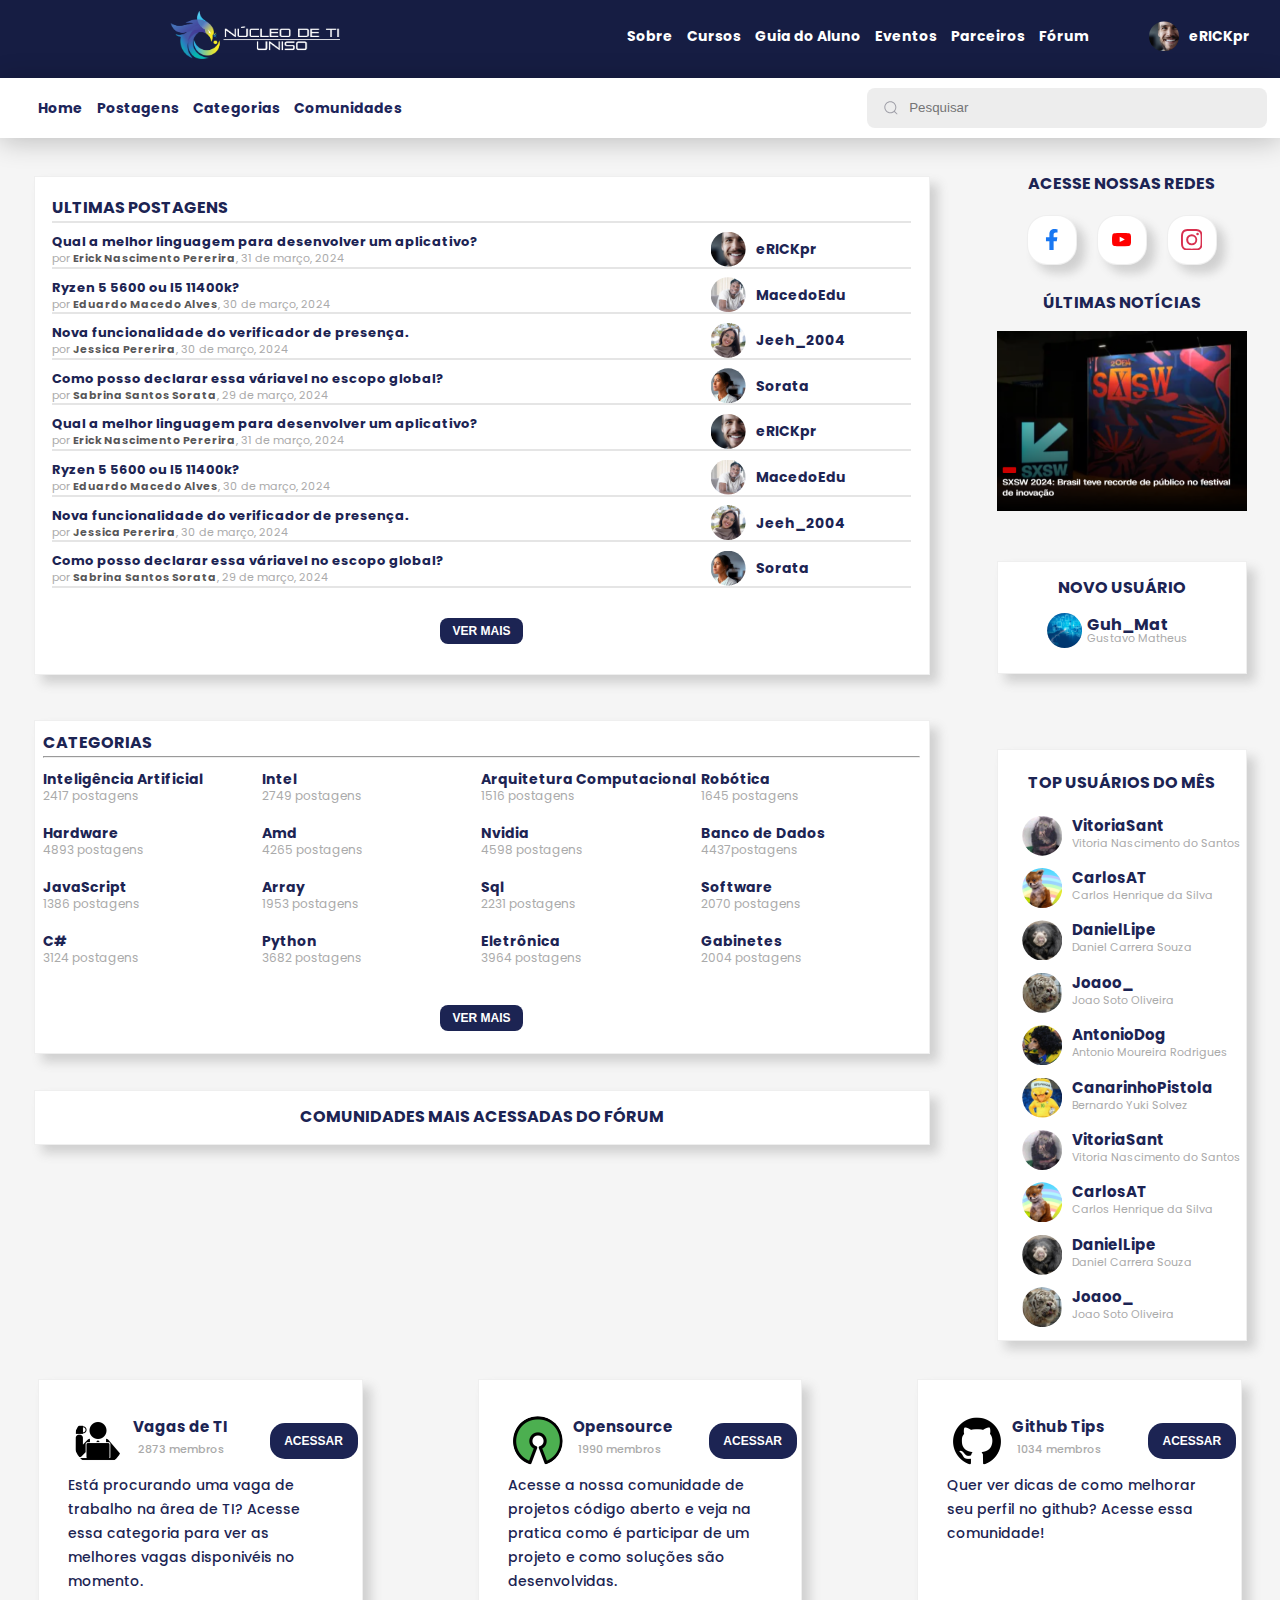
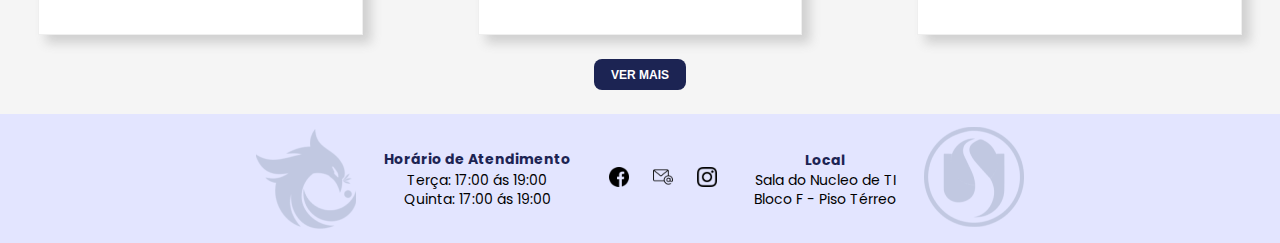
<file: html/homeScreen.html>
<!DOCTYPE html>
<html lang="pt-br">
<head>
    <meta charset="UTF-8">
    <meta name="viewport" content="width=device-width, initial-scale=1.0">
    <link rel="stylesheet" href="/css/globalCSS/reset.css">
    <link rel="stylesheet" href="/css/globalCSS/header.css">
    <link rel="stylesheet" href="/css/globalCSS/footer.css">
    <link rel="stylesheet" href="/css/loadingAnimation.css">
    <link rel="stylesheet" href="/css/main.css">
    <link rel="stylesheet" href="/css/socialMedia.css">

    <link rel="preconnect" href="https://fonts.googleapis.com">
    <link rel="preconnect" href="https://fonts.gstatic.com" crossorigin>
    <link href="https://fonts.googleapis.com/css2?family=Poppins:ital,wght@0,100;0,200;0,300;0,400;0,500;0,600;0,700;0,800;0,900;1,100;1,200;1,300;1,400;1,500;1,600;1,700;1,800;1,900&display=swap" rel="stylesheet">
    <link rel="preconnect" href="https://fonts.googleapis.com">
    <link rel="preconnect" href="https://fonts.gstatic.com" crossorigin>
    <link href="https://fonts.googleapis.com/css2?family=Roboto:ital,wght@0,100;0,300;0,400;0,500;0,700;0,900;1,100;1,300;1,400;1,500;1,700;1,900&display=swap" rel="stylesheet">

    <link rel="shortcut icon" href="/assets/logos/logoNucleo.png" type="image/x-icon">
    <title>Núcleo de TI</title>
</head>
<body>
    <header>
        <div id="header">
        <a href="/index.html"><img id="nucleo-img-nav" src="/assets/logos/logoNucleoCText.png" alt="logo do nucleo de T.I."></a>
            <div id="nav-list-home-screen">
                <div>
                    <ul id="nav-list">
                        <li><a href="#">Sobre</a></li>
                        <li><a href="#">Cursos</a></li>
                        <li><a href="#">Guia do Aluno</a></li>
                        <li><a href="#">Eventos</a></li>
                        <li><a href="#">Parceiros</a></li>
                        <li><a href="/html/homeScreenWithLoading.html">Fórum</a></li>
                    </ul>
                </div>
                <div id="user-profile-header">
                    <img src="/assets/fotosPerfis/erick.png" alt="">
                    <a href="/html/perfis/erick.html">eRICKpr</a>
                </div>
            </div>
        </div>

        <div id="sub-header">
            <ul id="sub-header-list">
            <li><a href="/html/homeScreen.html">Home</a></li>
            <li><a href="/html/morePostsScreen.html">Postagens</a></li>
            <li><a href="/html/moreCategoriesScreen.html">Categorias</a></li>
            <li><a href="/html/moreCommunitiesScreen.html">Comunidades</a></li>
            </ul>
            <div class="search-field">
                <svg class="icon" aria-hidden="true" viewBox="0 0 24 24"><g><path d="M21.53 20.47l-3.66-3.66C19.195 15.24 20 13.214 20 11c0-4.97-4.03-9-9-9s-9 4.03-9 9 4.03 9 9 9c2.215 0 4.24-.804 5.808-2.13l3.66 3.66c.147.146.34.22.53.22s.385-.073.53-.22c.295-.293.295-.767.002-1.06zM3.5 11c0-4.135 3.365-7.5 7.5-7.5s7.5 3.365 7.5 7.5-3.365 7.5-7.5 7.5-7.5-3.365-7.5-7.5z"></path></g></svg>
                <input placeholder="Pesquisar" type="search" class="input">
            </div>
        </div>
    </header>

    <main>
        <div id="container">
            <div id="left-block">
                <section id="last-posts">
                    <h1>Ultimas Postagens</h1>
                    <hr size="2" color="#e5e5e5">
                    <div id="example-post">
                        <div id="post">
                            <div class="text-block">
                                <div>  
                                    <div class="post-title">
                                        <div class="test">
                                        <a href="/html/postagens/postErick.html">Qual a melhor linguagem para desenvolver um aplicativo?</a>
                                        </div>
                                        <div id="popup">
                                            <div id="popup-post-erick">
                                                <div class="nav-title">
                                                    <span id="nav-post">Post</span>
                                                    <span id="nav-comment-btn" class="for-active">Melhor Resposta</span>
                                                </div>
                                                <div class="content-popup">
                                                    <div class="popup-perfil">
                                                        <img src="/assets/fotosPerfis/erick.png" alt="">
                                                        <div class="popup-perfil-title">
                                                            <a href="/html/perfis/erick.html"><h4 >eRICKpr</h4></a>
                                                            <span>31 de março, 2024</span>
                                                        </div>
                                                    </div>
                                                    <h5>Qual a melhor linguagem para desenvolver um aplicativo desktop?</h5>
                                                    <p>Estou entrando no mundo do desenvolvimento de aplicativos e gostaria de saber qual a melhor linguagem para desenvolver, quero desenvolver um aplicativo para todos os celulares android e ios.
                                                        se tiverem dicas sobre materias para estudo por favor compartilhem comigo neste post</p>
                                                </div>
                                            </div>
                                            <div id="popup-comment-erick">
                                                <div class="nav-title">
                                                    <span id="nav-post-btn"class="for-active">Post</span>
                                                    <span id="nav-comment">Melhor Resposta</span>
                                                </div>
                                                <div class="content-popup">
                                                    <div class="popup-perfil">
                                                        <img src="/assets/fotosPerfis/sorata.png" alt="">
                                                        <div class="popup-perfil-title">
                                                            <h4>Sorata</h4>
                                                            <span>31 de março, 2024</span>
                                                        </div>
                                                    </div>
                                                    <p>Estou entrando no mundo do desenvolvimento de aplicativos e gostaria de saber qual a melhor linguagem para desenvolver, quero desenvolver um aplicativo para todos os celulares android e ios.
                                                        se tiverem dicas sobre materias para estudo por favor compartilhem comigo neste post</p>
                                                </div>
                                            </div>
                                        </div>
                                    </div>
                                </div>
                                <span class="data-text">por <a href="#" class="authors-name">Erick Nascimento Pererira</a>, 31 de março, 2024</span>
                            </div>       
                            <div class="post-perfil-field">
                                <div class="perfil-title">
                                    <img src="/assets/fotosPerfis/erick.png" alt="foto de perfil do usuário Erick">
                                    <a href="/html/perfis/erick.html"><h3>eRICKpr</h3></a>
                                </div>
                                <div id="popup-perfil">
                                    <div class="popup-perfil-header">
                                        <img src="/assets/fotosPerfis/erick.png" alt="">
                                        <div class="popup-perfil-header-txt">
                                            <a href="/html/perfis/erick.html" class="title">eRICKpr</a>
                                            <span class="data-text">membro desde 18 de abril, 2021</span>
                                        </div>
                                    </div>
                                    <span class="text-block">Lorem ipsum auctor netus nullam adipiscing etiam vehicula etiam massa interdum cursus, himenaeos faucibus proin donec per at auctor mi aenean placerat, turpis nostra eleifend nam congue lacinia elementum donec velit gravida.</span>
                                </div>
                            </div>
                        </div>
                        <hr size="2" color="#e5e5e5">
                    </div>
                    <div id="example-post">
                        <div id="post">
                            <div class="text-block">
                                <div>  
                                    <div class="post-title">
                                        <div class="test">
                                        <a href="#">Ryzen 5 5600 ou I5 11400k?</a>
                                        </div>
                                        <div id="popup">
                                            <div id="popup-post-macedoedu">
                                                <div class="nav-title">
                                                    <span id="nav-post">Post</span>
                                                    <span id="nav-comment-btn-macedoedu" class="for-active">Melhor Resposta</span>
                                                </div>
                                                <div class="content-popup">
                                                    <div class="popup-perfil">
                                                        <img src="/assets/fotosPerfis/macedo.png" alt="">
                                                        <div class="popup-perfil-title">
                                                            <h4>MacedoEdu</h4>
                                                            <span>30 de março, 2024</span>
                                                        </div>
                                                    </div>
                                                    <h5>Ryzen 5 5600 ou I5 11400k?</h5>
                                                    <p>Estou entrando no mundo do desenvolvimento de aplicativos e gostaria de saber qual a melhor linguagem para desenvolver, quero desenvolver um aplicativo para todos os celulares android e ios.
                                                        se tiverem dicas sobre materias para estudo por favor compartilhem comigo neste post</p>
                                                </div>
                                            </div>
                                            <div id="popup-comment-macedoedu">
                                                <div class="nav-title">
                                                    <span id="nav-post-btn-macedoedu"class="for-active">Post</span>
                                                    <span id="nav-comment">Melhor Resposta</span>
                                                </div>
                                                <div class="content-popup">
                                                    <div class="popup-perfil">
                                                        <img src="/assets/fotosPerfis/sorata.png" alt="">
                                                        <div class="popup-perfil-title">
                                                            <h4>Sorata</h4>
                                                            <span>31 de março, 2024</span>
                                                        </div>
                                                    </div>
                                                    <p>Estou entrando no mundo do desenvolvimento de aplicativos e gostaria de saber qual a melhor linguagem para desenvolver, quero desenvolver um aplicativo para todos os celulares android e ios.
                                                        se tiverem dicas sobre materias para estudo por favor compartilhem comigo neste post</p>
                                                </div>
                                            </div>
                                        </div>
                                    </div>
                                </div>
                                <span class="data-text">por <a href="#" class="authors-name">Eduardo Macedo Alves</a>, 30 de março, 2024</span>
                            </div>       
                            <div class="post-perfil-field">
                                <div class="perfil-title">
                                    <img src="/assets/fotosPerfis/macedo.png" alt="foto de perfil do usuário Erick">
                                    <h3>MacedoEdu</h3>
                                </div>
                                <div id="popup-perfil">
                                    <div class="popup-perfil-header">
                                        <img src="/assets/fotosPerfis/macedo.png" alt="">
                                        <div class="popup-perfil-header-txt">
                                            <a href="#" class="title">MacedoEdu</a>
                                            <span class="data-text">membro desde 18 de abril, 2021</span>
                                        </div>
                                    </div>
                                    <span class="text-block">Lorem ipsum auctor netus nullam adipiscing etiam vehicula etiam massa interdum cursus, himenaeos faucibus proin donec per at auctor mi aenean placerat, turpis nostra eleifend nam congue lacinia elementum donec velit gravida.</span>
                                </div>
                            </div>
                        </div>
                        <hr size="2" color="#e5e5e5">
                    </div>
                    <div id="example-post">
                        <div id="post">
                            <div class="text-block">
                                <div>  
                                    <div class="post-title">
                                        <div class="test">
                                        <a href="#">Nova funcionalidade do verificador de presença.</a>
                                        </div>
                                        <div id="popup">
                                            <div id="popup-post-jeeh">
                                                <div class="nav-title">
                                                    <span id="nav-post">Post</span>
                                                    <span id="nav-comment-btn-jeeh" class="for-active">Melhor Resposta</span>
                                                </div>
                                                <div class="content-popup">
                                                    <div class="popup-perfil">
                                                        <img src="/assets/fotosPerfis/jeeh.png" alt="">
                                                        <div class="popup-perfil-title">
                                                            <h4>Jeeh_2004</h4>
                                                            <span>31 de março, 2024</span>
                                                        </div>
                                                    </div>
                                                    <h5>Nova funcionalidade do verificador de presença.</h5>
                                                    <p>Estou entrando no mundo do desenvolvimento de aplicativos e gostaria de saber qual a melhor linguagem para desenvolver, quero desenvolver um aplicativo para todos os celulares android e ios.
                                                        se tiverem dicas sobre materias para estudo por favor compartilhem comigo neste post</p>
                                                </div>
                                            </div>
                                            <div id="popup-comment-jeeh">
                                                <div class="nav-title">
                                                    <span id="nav-post-btn-jeeh"class="for-active">Post</span>
                                                    <span id="nav-comment">Melhor Resposta</span>
                                                </div>
                                                <div class="content-popup">
                                                    <div class="popup-perfil">
                                                        <img src="/assets/fotosPerfis/sorata.png" alt="">
                                                        <div class="popup-perfil-title">
                                                            <h4>Sorata</h4>
                                                            <span>31 de março, 2024</span>
                                                        </div>
                                                    </div>
                                                    <p>Estou entrando no mundo do desenvolvimento de aplicativos e gostaria de saber qual a melhor linguagem para desenvolver, quero desenvolver um aplicativo para todos os celulares android e ios.
                                                        se tiverem dicas sobre materias para estudo por favor compartilhem comigo neste post</p>
                                                </div>
                                            </div>
                                        </div>
                                    </div>
                                </div>
                                <span class="data-text">por <a href="#" class="authors-name">Jessica Pererira</a>, 30 de março, 2024</span>
                            </div>       
                            <div class="post-perfil-field">
                                <div class="perfil-title">
                                    <img src="/assets/fotosPerfis/jeeh.png" alt="foto de perfil do usuário Erick">
                                    <h3>Jeeh_2004</h3>
                                </div>
                                <div id="popup-perfil">
                                    <div class="popup-perfil-header">
                                        <img src="/assets/fotosPerfis/jeeh.png" alt="">
                                        <div class="popup-perfil-header-txt">
                                            <a href="#" class="title">Jeeh_2004</a>
                                            <span class="data-text">membro desde 18 de abril, 2021</span>
                                        </div>
                                    </div>
                                    <span class="text-block">Lorem ipsum auctor netus nullam adipiscing etiam vehicula etiam massa interdum cursus, himenaeos faucibus proin donec per at auctor mi aenean placerat, turpis nostra eleifend nam congue lacinia elementum donec velit gravida.</span>
                                </div>
                            </div>
                        </div>
                        <hr size="2" color="#e5e5e5">
                    </div>
                    <div id="example-post">
                        <div id="post">
                            <div class="text-block">
                                <div>  
                                    <div class="post-title">
                                        <div class="test">
                                        <a href="#">Como posso declarar essa  váriavel no escopo global?</a>
                                        </div>
                                        <div id="popup">
                                            <div id="popup-post-sorata">
                                                <div class="nav-title">
                                                    <span id="nav-post">Post</span>
                                                    <span id="nav-comment-btn-sorata" class="for-active">Melhor Resposta</span>
                                                </div>
                                                <div class="content-popup">
                                                    <div class="popup-perfil">
                                                        <img src="/assets/fotosPerfis/sorata.png" alt="">
                                                        <div class="popup-perfil-title">
                                                            <h4>Sorata</h4>
                                                            <span>30 de março, 2024</span>
                                                        </div>
                                                    </div>
                                                    <h5>Como posso declarar essa  váriavel no escopo global?</h5>
                                                    <p>Estou entrando no mundo do desenvolvimento de aplicativos e gostaria de saber qual a melhor linguagem para desenvolver, quero desenvolver um aplicativo para todos os celulares android e ios.
                                                        se tiverem dicas sobre materias para estudo por favor compartilhem comigo neste post</p>
                                                </div>
                                            </div>
                                            <div id="popup-comment-sorata">
                                                <div class="nav-title">
                                                    <span id="nav-post-btn-sorata"class="for-active">Post</span>
                                                    <span id="nav-comment">Melhor Resposta</span>
                                                </div>
                                                <div class="content-popup">
                                                    <div class="popup-perfil">
                                                        <img src="/assets/fotosPerfis/canarinho.png" alt="">
                                                        <div class="popup-perfil-title">
                                                            <h4>CanarinhoPistola</h4>
                                                            <span>29 de março, 2024</span>
                                                        </div>
                                                    </div>
                                                    <p>Estou entrando no mundo do desenvolvimento de aplicativos e gostaria de saber qual a melhor linguagem para desenvolver, quero desenvolver um aplicativo para todos os celulares android e ios.
                                                        se tiverem dicas sobre materias para estudo por favor compartilhem comigo neste post</p>
                                                </div>
                                            </div>
                                        </div>
                                    </div>
                                </div>
                                <span class="data-text">por <a href="#" class="authors-name">Sabrina Santos Sorata</a>, 29 de março, 2024</span>
                            </div>       
                            <div class="post-perfil-field">
                                <div class="perfil-title">
                                    <img src="/assets/fotosPerfis/sorata.png" alt="foto de perfil do usuário Erick">
                                    <h3>Sorata</h3>
                                </div>
                                <div id="popup-perfil">
                                    <div class="popup-perfil-header">
                                        <img src="/assets/fotosPerfis/sorata.png" alt="">
                                        <div class="popup-perfil-header-txt">
                                            <a href="#" class="title">Sorata</a>
                                            <span class="data-text">membro desde 18 de abril, 2021</span>
                                        </div>
                                    </div>
                                    <span class="text-block">Lorem ipsum auctor netus nullam adipiscing etiam vehicula etiam massa interdum cursus, himenaeos faucibus proin donec per at auctor mi aenean placerat, turpis nostra eleifend nam congue lacinia elementum donec velit gravida.</span>
                                </div>
                            </div>
                        </div>
                        <hr size="2" color="#e5e5e5">
                    </div>
                    <div id="example-post">
                        <div id="post">
                            <div class="text-block">
                                <div>  
                                    <div class="post-title">
                                        <div class="test">
                                        <a href="/html/postagens/postErick.html">Qual a melhor linguagem para desenvolver um aplicativo?</a>
                                        </div>
                                        <div id="popup">
                                            <div id="popup-post-erick-2">
                                                <div class="nav-title">
                                                    <span id="nav-post">Post</span>
                                                    <span id="nav-comment-btn-2" class="for-active">Melhor Resposta</span>
                                                </div>
                                                <div class="content-popup">
                                                    <div class="popup-perfil">
                                                        <img src="/assets/fotosPerfis/erick.png" alt="">
                                                        <div class="popup-perfil-title">
                                                            <a href="/html/perfis/erick.html"><h4>eRICKpr</h4></a>
                                                            <span>31 de março, 2024</span>
                                                        </div>
                                                    </div>
                                                    <h5>Qual a melhor linguagem para desenvolver um aplicativo desktop?</h5>
                                                    <p>Estou entrando no mundo do desenvolvimento de aplicativos e gostaria de saber qual a melhor linguagem para desenvolver, quero desenvolver um aplicativo para todos os celulares android e ios.
                                                        se tiverem dicas sobre materias para estudo por favor compartilhem comigo neste post</p>
                                                </div>
                                            </div>
                                            <div id="popup-comment-erick-2">
                                                <div class="nav-title">
                                                    <span id="nav-post-btn-2"class="for-active">Post</span>
                                                    <span id="nav-comment">Melhor Resposta</span>
                                                </div>
                                                <div class="content-popup">
                                                    <div class="popup-perfil">
                                                        <img src="/assets/fotosPerfis/sorata.png" alt="">
                                                        <div class="popup-perfil-title">
                                                            <h4>Sorata</h4>
                                                            <span>31 de março, 2024</span>
                                                        </div>
                                                    </div>
                                                    <p>Estou entrando no mundo do desenvolvimento de aplicativos e gostaria de saber qual a melhor linguagem para desenvolver, quero desenvolver um aplicativo para todos os celulares android e ios.
                                                        se tiverem dicas sobre materias para estudo por favor compartilhem comigo neste post</p>
                                                </div>
                                            </div>
                                        </div>
                                    </div>
                                </div>
                                <span class="data-text">por <a href="#" class="authors-name">Erick Nascimento Pererira</a>, 31 de março, 2024</span>
                            </div>       
                            <div class="post-perfil-field">
                                <div class="perfil-title">
                                    <img src="/assets/fotosPerfis/erick.png" alt="foto de perfil do usuário Erick">
                                    <a href="/html/perfis/erick.html"><h3>eRICKpr</h3></a>
                                </div>
                                <div id="popup-perfil">
                                    <div class="popup-perfil-header">
                                        <img src="/assets/fotosPerfis/erick.png" alt="">
                                        <div class="popup-perfil-header-txt">
                                            <a href="/html/perfis/erick.html" class="title">eRICKpr</a>
                                            <span class="data-text">membro desde 18 de abril, 2021</span>
                                        </div>
                                    </div>
                                    <span class="text-block">Lorem ipsum auctor netus nullam adipiscing etiam vehicula etiam massa interdum cursus, himenaeos faucibus proin donec per at auctor mi aenean placerat, turpis nostra eleifend nam congue lacinia elementum donec velit gravida.</span>
                                </div>
                            </div>
                        </div>
                        <hr size="2" color="#e5e5e5">
                    </div>
                    <div id="example-post">
                        <div id="post">
                            <div class="text-block">
                                <div>  
                                    <div class="post-title">
                                        <div class="test">
                                        <a href="#">Ryzen 5 5600 ou I5 11400k?</a>
                                        </div>
                                        <div id="popup">
                                            <div id="popup-post-macedoedu-2">
                                                <div class="nav-title">
                                                    <span id="nav-post">Post</span>
                                                    <span id="nav-comment-btn-macedoedu-2" class="for-active">Melhor Resposta</span>
                                                </div>
                                                <div class="content-popup">
                                                    <div class="popup-perfil">
                                                        <img src="/assets/fotosPerfis/macedo.png" alt="">
                                                        <div class="popup-perfil-title">
                                                            <h4>MacedoEdu</h4>
                                                            <span>30 de março, 2024</span>
                                                        </div>
                                                    </div>
                                                    <h5>Ryzen 5 5600 ou I5 11400k?</h5>
                                                    <p>Estou entrando no mundo do desenvolvimento de aplicativos e gostaria de saber qual a melhor linguagem para desenvolver, quero desenvolver um aplicativo para todos os celulares android e ios.
                                                        se tiverem dicas sobre materias para estudo por favor compartilhem comigo neste post</p>
                                                </div>
                                            </div>
                                            <div id="popup-comment-macedoedu-2">
                                                <div class="nav-title">
                                                    <span id="nav-post-btn-macedoedu-2"class="for-active">Post</span>
                                                    <span id="nav-comment">Melhor Resposta</span>
                                                </div>
                                                <div class="content-popup">
                                                    <div class="popup-perfil">
                                                        <img src="/assets/fotosPerfis/sorata.png" alt="">
                                                        <div class="popup-perfil-title">
                                                            <h4>Sorata</h4>
                                                            <span>31 de março, 2024</span>
                                                        </div>
                                                    </div>
                                                    <p>Estou entrando no mundo do desenvolvimento de aplicativos e gostaria de saber qual a melhor linguagem para desenvolver, quero desenvolver um aplicativo para todos os celulares android e ios.
                                                        se tiverem dicas sobre materias para estudo por favor compartilhem comigo neste post</p>
                                                </div>
                                            </div>
                                        </div>
                                    </div>
                                </div>
                                <span class="data-text">por <a href="#" class="authors-name">Eduardo Macedo Alves</a>, 30 de março, 2024</span>
                            </div>       
                            <div class="post-perfil-field">
                                <div class="perfil-title">
                                    <img src="/assets/fotosPerfis/macedo.png" alt="foto de perfil do usuário Erick">
                                    <h3>MacedoEdu</h3>
                                </div>
                                <div id="popup-perfil">
                                    <div class="popup-perfil-header">
                                        <img src="/assets/fotosPerfis/macedo.png" alt="">
                                        <div class="popup-perfil-header-txt">
                                            <a href="#" class="title">MacedoEdu</a>
                                            <span class="data-text">membro desde 18 de abril, 2021</span>
                                        </div>
                                    </div>
                                    <span class="text-block">Lorem ipsum auctor netus nullam adipiscing etiam vehicula etiam massa interdum cursus, himenaeos faucibus proin donec per at auctor mi aenean placerat, turpis nostra eleifend nam congue lacinia elementum donec velit gravida.</span>
                                </div>
                            </div>
                        </div>
                        <hr size="2" color="#e5e5e5">
                    </div>
                    <div id="example-post">
                        <div id="post">
                            <div class="text-block">
                                <div>  
                                    <div class="post-title">
                                        <div class="test">
                                        <a href="#">Nova funcionalidade do verificador de presença.</a>
                                        </div>
                                        <div id="popup">
                                            <div id="popup-post-jeeh-2">
                                                <div class="nav-title">
                                                    <span id="nav-post">Post</span>
                                                    <span id="nav-comment-btn-jeeh-2" class="for-active">Melhor Resposta</span>
                                                </div>
                                                <div class="content-popup">
                                                    <div class="popup-perfil">
                                                        <img src="/assets/fotosPerfis/jeeh.png" alt="">
                                                        <div class="popup-perfil-title">
                                                            <h4>Jeeh_2004</h4>
                                                            <span>31 de março, 2024</span>
                                                        </div>
                                                    </div>
                                                    <h5>Nova funcionalidade do verificador de presença.</h5>
                                                    <p>Estou entrando no mundo do desenvolvimento de aplicativos e gostaria de saber qual a melhor linguagem para desenvolver, quero desenvolver um aplicativo para todos os celulares android e ios.
                                                        se tiverem dicas sobre materias para estudo por favor compartilhem comigo neste post</p>
                                                </div>
                                            </div>
                                            <div id="popup-comment-jeeh-2">
                                                <div class="nav-title">
                                                    <span id="nav-post-btn-jeeh-2"class="for-active">Post</span>
                                                    <span id="nav-comment">Melhor Resposta</span>
                                                </div>
                                                <div class="content-popup">
                                                    <div class="popup-perfil">
                                                        <img src="/assets/fotosPerfis/sorata.png" alt="">
                                                        <div class="popup-perfil-title">
                                                            <h4>Sorata</h4>
                                                            <span>31 de março, 2024</span>
                                                        </div>
                                                    </div>
                                                    <p>Estou entrando no mundo do desenvolvimento de aplicativos e gostaria de saber qual a melhor linguagem para desenvolver, quero desenvolver um aplicativo para todos os celulares android e ios.
                                                        se tiverem dicas sobre materias para estudo por favor compartilhem comigo neste post</p>
                                                </div>
                                            </div>
                                        </div>
                                    </div>
                                </div>
                                <span class="data-text">por <a href="#" class="authors-name">Jessica Pererira</a>, 30 de março, 2024</span>
                            </div>       
                            <div class="post-perfil-field">
                                <div class="perfil-title">
                                    <img src="/assets/fotosPerfis/jeeh.png" alt="foto de perfil do usuário Erick">
                                    <h3>Jeeh_2004</h3>
                                </div>
                                <div id="popup-perfil">
                                    <div class="popup-perfil-header">
                                        <img src="/assets/fotosPerfis/jeeh.png" alt="">
                                        <div class="popup-perfil-header-txt">
                                            <a href="#" class="title">Jeeh_2004</a>
                                            <span class="data-text">membro desde 18 de abril, 2021</span>
                                        </div>
                                    </div>
                                    <span class="text-block">Lorem ipsum auctor netus nullam adipiscing etiam vehicula etiam massa interdum cursus, himenaeos faucibus proin donec per at auctor mi aenean placerat, turpis nostra eleifend nam congue lacinia elementum donec velit gravida.</span>
                                </div>
                            </div>
                        </div>
                        <hr size="2" color="#e5e5e5">
                    </div>
                    <div id="example-post">
                        <div id="post">
                            <div class="text-block">
                                <div>  
                                    <div class="post-title">
                                        <div class="test">
                                        <a href="#">Como posso declarar essa  váriavel no escopo global?</a>
                                        </div>
                                        <div id="popup">
                                            <div id="popup-post-sorata-2">
                                                <div class="nav-title">
                                                    <span id="nav-post">Post</span>
                                                    <span id="nav-comment-btn-sorata-2" class="for-active">Melhor Resposta</span>
                                                </div>
                                                <div class="content-popup">
                                                    <div class="popup-perfil">
                                                        <img src="/assets/fotosPerfis/sorata.png" alt="">
                                                        <div class="popup-perfil-title">
                                                            <h4>Sorata</h4>
                                                            <span>30 de março, 2024</span>
                                                        </div>
                                                    </div>
                                                    <h5>Como posso declarar essa  váriavel no escopo global?</h5>
                                                    <p>Estou entrando no mundo do desenvolvimento de aplicativos e gostaria de saber qual a melhor linguagem para desenvolver, quero desenvolver um aplicativo para todos os celulares android e ios.
                                                        se tiverem dicas sobre materias para estudo por favor compartilhem comigo neste post</p>
                                                </div>
                                            </div>
                                            <div id="popup-comment-sorata-2">
                                                <div class="nav-title">
                                                    <span id="nav-post-btn-sorata-2"class="for-active">Post</span>
                                                    <span id="nav-comment">Melhor Resposta</span>
                                                </div>
                                                <div class="content-popup">
                                                    <div class="popup-perfil">
                                                        <img src="/assets/fotosPerfis/canarinho.png" alt="">
                                                        <div class="popup-perfil-title">
                                                            <h4>CanarinhoPistola</h4>
                                                            <span>29 de março, 2024</span>
                                                        </div>
                                                    </div>
                                                    <p>Estou entrando no mundo do desenvolvimento de aplicativos e gostaria de saber qual a melhor linguagem para desenvolver, quero desenvolver um aplicativo para todos os celulares android e ios.
                                                        se tiverem dicas sobre materias para estudo por favor compartilhem comigo neste post</p>
                                                </div>
                                            </div>
                                        </div>
                                    </div>
                                </div>
                                <span class="data-text">por <a href="#" class="authors-name">Sabrina Santos Sorata</a>, 29 de março, 2024</span>
                            </div>       
                            <div class="post-perfil-field">
                                <div class="perfil-title">
                                    <img src="/assets/fotosPerfis/sorata.png" alt="foto de perfil do usuário Erick">
                                    <h3>Sorata</h3>
                                </div>
                                <div id="popup-perfil">
                                    <div class="popup-perfil-header">
                                        <img src="/assets/fotosPerfis/sorata.png" alt="">
                                        <div class="popup-perfil-header-txt">
                                            <a href="#" class="title">Sorata</a>
                                            <span class="data-text">membro desde 18 de abril, 2021</span>
                                        </div>
                                    </div>
                                    <span class="text-block">Lorem ipsum auctor netus nullam adipiscing etiam vehicula etiam massa interdum cursus, himenaeos faucibus proin donec per at auctor mi aenean placerat, turpis nostra eleifend nam congue lacinia elementum donec velit gravida.</span>
                                </div>
                            </div>
                        </div>
                        <hr size="2" color="#e5e5e5">
                    </div>
                    <div class="button-more">
                        <a href="/html/morePostsScreen.html"><button class="view-more-button">Ver Mais</button></a>
                    </div>
                </section>

            <section id="categories">
                <h1>Categorias</h1>
                <hr>
                <div class="text-content">
                    <div class="block">
                        <div class="text-block">
                            <h2>Inteligência Artificial</h2>
                            <p>2417 postagens</p>
                        </div>
                        <div class="text-block">
                            <h2>Hardware</h2>
                            <p>4893 postagens</p>
                        </div>
                        <div class="text-block">
                            <h2>JavaScript</h2>
                            <p>1386 postagens</p>
                        </div>
                        <div class="text-block">
                            <h2>C#</h2>
                            <p>3124 postagens</p>
                        </div>
                    </div>

                    <div class="block">
                        <div class="text-block">
                            <h2>Intel</h2>
                            <p>2749 postagens</p>
                        </div>
                        <div class="text-block">
                            <h2>Amd</h2>
                            <p>4265 postagens</p>
                        </div>
                        <div class="text-block">
                            <h2>Array</h2>
                            <p>1953 postagens</p>
                        </div>
                        <div class="text-block">
                            <h2>Python</h2>
                            <p>3682 postagens</p>
                        </div>
                    </div>

                    <div class="block">
                        <div class="text-block">
                            <h2>Arquitetura Computacional</h2>
                            <p>1516 postagens</p>
                        </div>
                        <div class="text-block">
                            <h2>Nvidia</h2>
                            <p>4598 postagens</p>
                        </div>
                        <div class="text-block">
                            <h2>Sql</h2>
                            <p>2231 postagens</p>
                        </div>
                        <div class="text-block">
                            <h2>Eletrônica</h2>
                            <p>3964 postagens</p>
                        </div>
                    </div>

                    <div class="block">
                        <div class="text-block">
                            <h2>Robótica</h2>
                            <p>1645 postagens</p>
                        </div>
                        <div class="text-block">
                            <h2>Banco de Dados</h2>
                            <p>4437postagens</p>
                        </div>
                        <div class="text-block">
                            <h2>Software</h2>
                            <p>2070 postagens</p>
                        </div>
                        <div class="text-block">
                            <h2>Gabinetes</h2>
                            <p>2004 postagens</p>
                        </div>
                    </div>
                </div>
                <div class="button-more">
                    <a href="/html/moreCategoriesScreen.html"><button class="view-more-button">Ver Mais</button></a>
                </div>
            </section>

            <div class="communities-title">
                <h1>Comunidades mais acessadas do fórum</h1>
            </div>

            </div>

            <div id="right-block">
                <section id="social-medias">
                    <h1>Acesse nossas Redes</h1>
                    <ul class="wrapper">
                        <li class="icon facebook">
                          <span class="tooltip">Facebook</span>
                          <svg
                            viewBox="0 0 320 512"
                            height="1.2em"
                            fill="currentColor"
                            xmlns="http://www.w3.org/2000/svg"
                          >
                            <path
                              d="M279.14 288l14.22-92.66h-88.91v-60.13c0-25.35 12.42-50.06 52.24-50.06h40.42V6.26S260.43 0 225.36 0c-73.22 0-121.08 44.38-121.08 124.72v70.62H22.89V288h81.39v224h100.17V288z"
                            ></path>
                          </svg>
                        </li>
                        <li class="icon twitter">
                          <span class="tooltip">Youtube</span>
                          <svg height="1.2rem" viewBox="0 -3 20 20" version="1.1" xmlns="http://www.w3.org/2000/svg" xmlns:xlink="http://www.w3.org/1999/xlink">
    
                            <title>youtube [#168]</title>
                            <desc>Created with Sketch.</desc>
                            <defs>
                        
                        </defs>
                            <g id="Page-1" stroke="none" stroke-width="1" fill="none" fill-rule="evenodd">
                                <g id="Dribbble-Light-Preview" transform="translate(-300.000000, -7442.000000)" fill="currentColor">
                                    <g id="icons" transform="translate(56.000000, 160.000000)">
                                        <path d="M251.988432,7291.58588 L251.988432,7285.97425 C253.980638,7286.91168 255.523602,7287.8172 257.348463,7288.79353 C255.843351,7289.62824 253.980638,7290.56468 251.988432,7291.58588 M263.090998,7283.18289 C262.747343,7282.73013 262.161634,7282.37809 261.538073,7282.26141 C259.705243,7281.91336 248.270974,7281.91237 246.439141,7282.26141 C245.939097,7282.35515 245.493839,7282.58153 245.111335,7282.93357 C243.49964,7284.42947 244.004664,7292.45151 244.393145,7293.75096 C244.556505,7294.31342 244.767679,7294.71931 245.033639,7294.98558 C245.376298,7295.33761 245.845463,7295.57995 246.384355,7295.68865 C247.893451,7296.0008 255.668037,7296.17532 261.506198,7295.73552 C262.044094,7295.64178 262.520231,7295.39147 262.895762,7295.02447 C264.385932,7293.53455 264.28433,7285.06174 263.090998,7283.18289" id="youtube-[#168]">
                        
                        </path>
                                    </g>
                                </g>
                            </g>
                        </svg>
                        </li>
                        <li class="icon instagram">
                          <span class="tooltip">Instagram</span>
                          <svg
                            xmlns="http://www.w3.org/2000/svg"
                            height="1.2em"
                            fill="currentColor"
                            class="bi bi-instagram"
                            viewBox="0 0 16 16"
                          >
                            <path
                              d="M8 0C5.829 0 5.556.01 4.703.048 3.85.088 3.269.222 2.76.42a3.917 3.917 0 0 0-1.417.923A3.927 3.927 0 0 0 .42 2.76C.222 3.268.087 3.85.048 4.7.01 5.555 0 5.827 0 8.001c0 2.172.01 2.444.048 3.297.04.852.174 1.433.372 1.942.205.526.478.972.923 1.417.444.445.89.719 1.416.923.51.198 1.09.333 1.942.372C5.555 15.99 5.827 16 8 16s2.444-.01 3.298-.048c.851-.04 1.434-.174 1.943-.372a3.916 3.916 0 0 0 1.416-.923c.445-.445.718-.891.923-1.417.197-.509.332-1.09.372-1.942C15.99 10.445 16 10.173 16 8s-.01-2.445-.048-3.299c-.04-.851-.175-1.433-.372-1.941a3.926 3.926 0 0 0-.923-1.417A3.911 3.911 0 0 0 13.24.42c-.51-.198-1.092-.333-1.943-.372C10.443.01 10.172 0 7.998 0h.003zm-.717 1.442h.718c2.136 0 2.389.007 3.232.046.78.035 1.204.166 1.486.275.373.145.64.319.92.599.28.28.453.546.598.92.11.281.24.705.275 1.485.039.843.047 1.096.047 3.231s-.008 2.389-.047 3.232c-.035.78-.166 1.203-.275 1.485a2.47 2.47 0 0 1-.599.919c-.28.28-.546.453-.92.598-.28.11-.704.24-1.485.276-.843.038-1.096.047-3.232.047s-2.39-.009-3.233-.047c-.78-.036-1.203-.166-1.485-.276a2.478 2.478 0 0 1-.92-.598 2.48 2.48 0 0 1-.6-.92c-.109-.281-.24-.705-.275-1.485-.038-.843-.046-1.096-.046-3.233 0-2.136.008-2.388.046-3.231.036-.78.166-1.204.276-1.486.145-.373.319-.64.599-.92.28-.28.546-.453.92-.598.282-.11.705-.24 1.485-.276.738-.034 1.024-.044 2.515-.045v.002zm4.988 1.328a.96.96 0 1 0 0 1.92.96.96 0 0 0 0-1.92zm-4.27 1.122a4.109 4.109 0 1 0 0 8.217 4.109 4.109 0 0 0 0-8.217zm0 1.441a2.667 2.667 0 1 1 0 5.334 2.667 2.667 0 0 1 0-5.334z"
                            ></path>
                          </svg>
                        </li>
                      </ul>
                </section>

                <section id="last-notice">
                    <h1>Últimas Notícias</h1>
                    <img src="/assets/lastNotice.png" alt="">
                </section>

                <section id="new-user">
                        <h1>Novo Usuário</h1>
                        <div id="content-new-user">
                            <div class="new-user-profile">
                                <div class="new-user-content">
                                    <img src="/assets/fotosPerfis/gustavo.png" alt="">
                                    <div class="text-block">
                                        <h2>Guh_Mat</h2>
                                        <p>Gustavo Matheus</p>
                                    </div>
                                </div>
                                <div id="popup-perfil-new-user">
                                        <div class="popup-perfil-header">
                                            <img src="/assets/fotosPerfis/gustavo.png" alt="">
                                            <div class="popup-perfil-header-txt">
                                                <a href="#" class="title">Guh_Mat</a>
                                                <span class="data-text">membro desde 18 de abril, 2021</span>
                                            </div>
                                        </div>
                                        <span class="text-block">Lorem ipsum auctor netus nullam adipiscing etiam vehicula etiam massa interdum cursus, himenaeos faucibus proin donec per at auctor mi aenean placerat, turpis nostra eleifend nam congue lacinia elementum donec velit gravida.</span>
                                </div>
                            </div>
                        </div>
                </section>

                <section id="top-users">
                    <h1>Top usuários do mês</h1>
                    <ul>
                        <li>
                            <img src="/assets/fotosPerfis/vitoria.png" alt="">
                            <div id="content-top-user">
                                <div class="top-users-txt">
                                    <h2>VitoriaSant</h2> 
                                    <p>Vitoria Nascimento do Santos</p>                          
                                </div>
                                <div id="top-users-popup-vitoria">
                                    <div class="top-users-popup-header">
                                        <img src="/assets/fotosPerfis/vitoria.png" alt="">
                                        <div class="top-users-popup-header-txt">
                                            <a href="#" class="title">VitoriaSant</a>
                                            <span class="data-text">membro desde 18 de abril, 2021</span>
                                        </div>
                                    </div>
                                    <span class="text-block">Lorem ipsum auctor netus nullam adipiscing etiam vehicula etiam massa interdum cursus, himenaeos faucibus proin donec per at auctor mi aenean placerat, turpis nostra eleifend nam congue lacinia elementum donec velit gravida.</span>
                                </div>
                            </div>                       
                        </li>
                        <li>
                            <img src="/assets/fotosPerfis/carlos.png" alt="">
                            <div id="content-top-user">
                                <div class="top-users-txt">
                                    <h2>CarlosAT</h2>
                                    <p>Carlos Henrique da Silva</p>        
                                </div>
                                <div id="top-users-popup-carlos">
                                    <div class="top-users-popup-header">
                                        <img src="/assets/fotosPerfis/carlos.png" alt="">
                                        <div class="top-users-popup-header-txt">
                                            <a href="#" class="title">CarlosAT</a>
                                            <span class="data-text">membro desde 18 de abril, 2021</span>
                                        </div>
                                    </div>
                                    <span class="text-block">Lorem ipsum auctor netus nullam adipiscing etiam vehicula etiam massa interdum cursus, himenaeos faucibus proin donec per at auctor mi aenean placerat, turpis nostra eleifend nam congue lacinia elementum donec velit gravida.</span>
                                </div>
                            </div>
                        </li>
                        <li>
                            <img src="/assets/fotosPerfis/daniel.png" alt="">
                            <div id="content-top-user">
                                <div class="top-users-txt">
                                    <h2>DanielLipe</h2>
                                    <p>Daniel Carrera Souza</p>   
                                </div>
                                <div id="top-users-popup-daniel">
                                    <div class="top-users-popup-header">
                                        <img src="/assets/fotosPerfis/daniel.png" alt="">
                                        <div class="top-users-popup-header-txt">
                                            <a href="#" class="title">DanielLipe</a>
                                            <span class="data-text">membro desde 18 de abril, 2021</span>
                                        </div>
                                    </div>
                                    <span class="text-block">Lorem ipsum auctor netus nullam adipiscing etiam vehicula etiam massa interdum cursus, himenaeos faucibus proin donec per at auctor mi aenean placerat, turpis nostra eleifend nam congue lacinia elementum donec velit gravida.</span>
                                </div>
                            </div>
                        </li>
                        <li>
                            <img src="/assets/fotosPerfis/joaoo.png" alt="">
                            <div id="content-top-user">
                                <div class="top-users-txt">
                                    <h2>Joaoo_</h2>
                                    <p>Joao Soto Oliveira</p>   
                                </div>
                                <div id="top-users-popup-joao">
                                    <div class="top-users-popup-header">
                                        <img src="/assets/fotosPerfis/joaoo.png" alt="">
                                        <div class="top-users-popup-header-txt">
                                            <a href="#" class="title">Joaoo_</a>
                                            <span class="data-text">membro desde 18 de abril, 2021</span>
                                        </div>
                                    </div>
                                    <span class="text-block">Lorem ipsum auctor netus nullam adipiscing etiam vehicula etiam massa interdum cursus, himenaeos faucibus proin donec per at auctor mi aenean placerat, turpis nostra eleifend nam congue lacinia elementum donec velit gravida.</span>
                                </div>
                            </div>
                        </li>
                        <li>
                            <img src="/assets/fotosPerfis/antonio.png" alt="">
                            <div id="content-top-user">
                                <div class="top-users-txt">
                                    <h2>AntonioDog</h2>
                                    <p>Antonio Moureira Rodrigues</p>
                                </div>
                                <div id="top-users-popup-antonio">
                                    <div class="top-users-popup-header">
                                        <img src="/assets/fotosPerfis/antonio.png" alt="">
                                        <div class="top-users-popup-header-txt">
                                            <a href="#" class="title">AntonioDog</a>
                                            <span class="data-text">membro desde 18 de abril, 2021</span>
                                        </div>
                                    </div>
                                    <span class="text-block">Lorem ipsum auctor netus nullam adipiscing etiam vehicula etiam massa interdum cursus, himenaeos faucibus proin donec per at auctor mi aenean placerat, turpis nostra eleifend nam congue lacinia elementum donec velit gravida.</span>
                                </div>
                            </div>
                        </li>
                        <li>
                            <img src="/assets/fotosPerfis/canarinho.png" alt="">
                            <div id="content-top-user">
                                <div class="top-users-txt">
                                    <h2>CanarinhoPistola</h2>
                                    <p>Bernardo Yuki Solvez</p>
                                </div>
                                <div id="top-users-popup-canarinho">
                                    <div class="top-users-popup-header">
                                        <img src="/assets/fotosPerfis/canarinho.png" alt="">
                                        <div class="top-users-popup-header-txt">
                                            <a href="#" class="title">CanarinhoPistola</a>
                                            <span class="data-text">membro desde 18 de abril, 2021</span>
                                        </div>
                                    </div>
                                    <span class="text-block">Lorem ipsum auctor netus nullam adipiscing etiam vehicula etiam massa interdum cursus, himenaeos faucibus proin donec per at auctor mi aenean placerat, turpis nostra eleifend nam congue lacinia elementum donec velit gravida.</span>
                                </div>
                            </div>
                        </li>
                        <li>
                            <img src="/assets/fotosPerfis/vitoria.png" alt="">
                            <div id="content-top-user">
                                <div class="top-users-txt">
                                    <h2>VitoriaSant</h2> 
                                    <p>Vitoria Nascimento do Santos</p>                          
                                </div>
                                <div id="top-users-popup-vitoria-2">
                                    <div class="top-users-popup-header">
                                        <img src="/assets/fotosPerfis/vitoria.png" alt="">
                                        <div class="top-users-popup-header-txt">
                                            <a href="#" class="title">VitoriaSant</a>
                                            <span class="data-text">membro desde 18 de abril, 2021</span>
                                        </div>
                                    </div>
                                    <span class="text-block">Lorem ipsum auctor netus nullam adipiscing etiam vehicula etiam massa interdum cursus, himenaeos faucibus proin donec per at auctor mi aenean placerat, turpis nostra eleifend nam congue lacinia elementum donec velit gravida.</span>
                                </div>
                            </div>                       
                        </li>
                        <li>
                            <img src="/assets/fotosPerfis/carlos.png" alt="">
                            <div id="content-top-user">
                                <div class="top-users-txt">
                                    <h2>CarlosAT</h2>
                                    <p>Carlos Henrique da Silva</p>        
                                </div>
                                <div id="top-users-popup-carlos-2">
                                    <div class="top-users-popup-header">
                                        <img src="/assets/fotosPerfis/carlos.png" alt="">
                                        <div class="top-users-popup-header-txt">
                                            <a href="#" class="title">CarlosAT</a>
                                            <span class="data-text">membro desde 18 de abril, 2021</span>
                                        </div>
                                    </div>
                                    <span class="text-block">Lorem ipsum auctor netus nullam adipiscing etiam vehicula etiam massa interdum cursus, himenaeos faucibus proin donec per at auctor mi aenean placerat, turpis nostra eleifend nam congue lacinia elementum donec velit gravida.</span>
                                </div>
                            </div>
                        </li>
                        <li>
                            <img src="/assets/fotosPerfis/daniel.png" alt="">
                            <div id="content-top-user">
                                <div class="top-users-txt">
                                    <h2>DanielLipe</h2>
                                    <p>Daniel Carrera Souza</p>   
                                </div>
                                <div id="top-users-popup-daniel-2">
                                    <div class="top-users-popup-header">
                                        <img src="/assets/fotosPerfis/daniel.png" alt="">
                                        <div class="top-users-popup-header-txt">
                                            <a href="#" class="title">DanielLipe</a>
                                            <span class="data-text">membro desde 18 de abril, 2021</span>
                                        </div>
                                    </div>
                                    <span class="text-block">Lorem ipsum auctor netus nullam adipiscing etiam vehicula etiam massa interdum cursus, himenaeos faucibus proin donec per at auctor mi aenean placerat, turpis nostra eleifend nam congue lacinia elementum donec velit gravida.</span>
                                </div>
                            </div>
                        </li>
                        <li>
                            <img src="/assets/fotosPerfis/joaoo.png" alt="">
                            <div id="content-top-user">
                                <div class="top-users-txt">
                                    <h2>Joaoo_</h2>
                                    <p>Joao Soto Oliveira</p>   
                                </div>
                                <div id="top-users-popup-joao-2">
                                    <div class="top-users-popup-header">
                                        <img src="/assets/fotosPerfis/joaoo.png" alt="">
                                        <div class="top-users-popup-header-txt">
                                            <a href="#" class="title">Joaoo_</a>
                                            <span class="data-text">membro desde 18 de abril, 2021</span>
                                        </div>
                                    </div>
                                    <span class="text-block">Lorem ipsum auctor netus nullam adipiscing etiam vehicula etiam massa interdum cursus, himenaeos faucibus proin donec per at auctor mi aenean placerat, turpis nostra eleifend nam congue lacinia elementum donec velit gravida.</span>
                                </div>
                            </div>
                        </li>
                    </ul>
                </section>
            </div>
        </div>
        <section id="communities">
            <div class="cards">
                <div class="card-1">
                    <div class="communities-header">
                        <div class="communities-title">
                            <img src="/assets/fotosComunidades/job.png" alt="">
                            <div>
                                <h2>Vagas de TI</h2>
                                <p>2873 membros</p>
                            </div>
                        </div>
                        <div>
                        <button class="acces-button">Acessar</button>
                        </div>
                    </div>
                    <p>Está procurando uma vaga de trabalho na ârea de TI? Acesse essa categoria para ver as melhores vagas disponivéis no momento.</p>
                </div>
                <div class="card-2">
                    <div class="communities-header">
                        <div class="communities-title">
                            <img src="/assets/fotosComunidades/opensource.png" alt="">
                            <div>
                                <h2>Opensource</h2>
                                <p>1990 membros</p>
                            </div>
                        </div>
                        <div>
                            <button class="acces-button">Acessar</button>
                        </div>
                    </div>
                    <p>Acesse a nossa comunidade de projetos código aberto e veja na pratica como é participar de um projeto e como soluções são desenvolvidas.</p>
                </div>
                <div class="card-3">
                    <div class="communities-header">
                        <div class="communities-title">
                            <img src="/assets/fotosComunidades/github.png" alt="">
                            <div>
                                <h2>Github Tips</h2>
                                <p>1034 membros</p>
                            </div>
                        </div>
                        <div>
                            <button class="acces-button">Acessar</button>
                        </div>
                    </div>
                    <p>Quer ver dicas de como melhorar seu perfil no github? Acesse essa comunidade!</p>
                </div>
            </div>
            <div class="container-button">
                <a href="/html/moreCommunitiesScreen.html"><button class="view-more-button">Ver Mais</button></a>
            </div>
        </section>
    </main>

    <footer>
        <div class="footer-container">
        <img id="logo-nucleo" src="/assets/logos/LogoNucleoPurple.png" alt="logo do nucleo de TI">
        <div class="text-block">
            <h2>Horário de Atendimento</h2>
            <p>Terça: 17:00 ás 19:00</p>
            <p>Quinta: 17:00 ás 19:00</p>
        </div>

        <div class="social-media-footer">
            <img src="/assets/icons/facebookIcon.png" alt="icone do facebook">
            <img src="/assets/icons/emailIcon.png" alt="icone do email">
            <img src="/assets/icons/instagramIcon.png" alt="icone do instagram">
        </div>

        <div class="text-block">
            <h2>Local</h2>
            <p>Sala do Nucleo de TI</p>
            <p>Bloco F - Piso Térreo</p>
        </div>

        <div>
            <img  id="logo-uniso" src="/assets/logos/logoUnisoIconPurple.png" alt=" logo da uniso">
        </div>
        </div>
    </footer>
    

    <script src="/js/navDivs.js"></script>
    <script>trocarDivs('nav-comment-btn','popup-post-erick','popup-comment-erick')</script>
    <script>trocarDivs('nav-post-btn','popup-comment-erick','popup-post-erick')</script>
    <script>trocarDivs('nav-comment-btn-2','popup-post-erick-2','popup-comment-erick-2')</script>
    <script>trocarDivs('nav-post-btn-2','popup-comment-erick-2','popup-post-erick-2')</script>
    

    <script>trocarDivs('nav-comment-btn-macedoedu','popup-post-macedoedu','popup-comment-macedoedu')</script>
    <script>trocarDivs('nav-post-btn-macedoedu','popup-comment-macedoedu','popup-post-macedoedu')</script>
    <script>trocarDivs('nav-comment-btn-macedoedu-2','popup-post-macedoedu-2','popup-comment-macedoedu-2')</script>
    <script>trocarDivs('nav-post-btn-macedoedu-2','popup-comment-macedoedu-2','popup-post-macedoedu-2')</script>
    

    <script>trocarDivs('nav-comment-btn-jeeh','popup-post-jeeh','popup-comment-jeeh')</script>
    <script>trocarDivs('nav-post-btn-jeeh','popup-comment-jeeh','popup-post-jeeh')</script>
    <script>trocarDivs('nav-comment-btn-jeeh-2','popup-post-jeeh-2','popup-comment-jeeh-2')</script>
    <script>trocarDivs('nav-post-btn-jeeh-2','popup-comment-jeeh-2','popup-post-jeeh-2')</script>
    

    <script>trocarDivs('nav-comment-btn-sorata','popup-post-sorata','popup-comment-sorata')</script>
    <script>trocarDivs('nav-post-btn-sorata','popup-comment-sorata','popup-post-sorata')</script>
    <script>trocarDivs('nav-comment-btn-sorata-2','popup-post-sorata-2','popup-comment-sorata-2')</script>
    <script>trocarDivs('nav-post-btn-sorata-2','popup-comment-sorata-2','popup-post-sorata-2')</script>
    
</body>
</html>
</file>
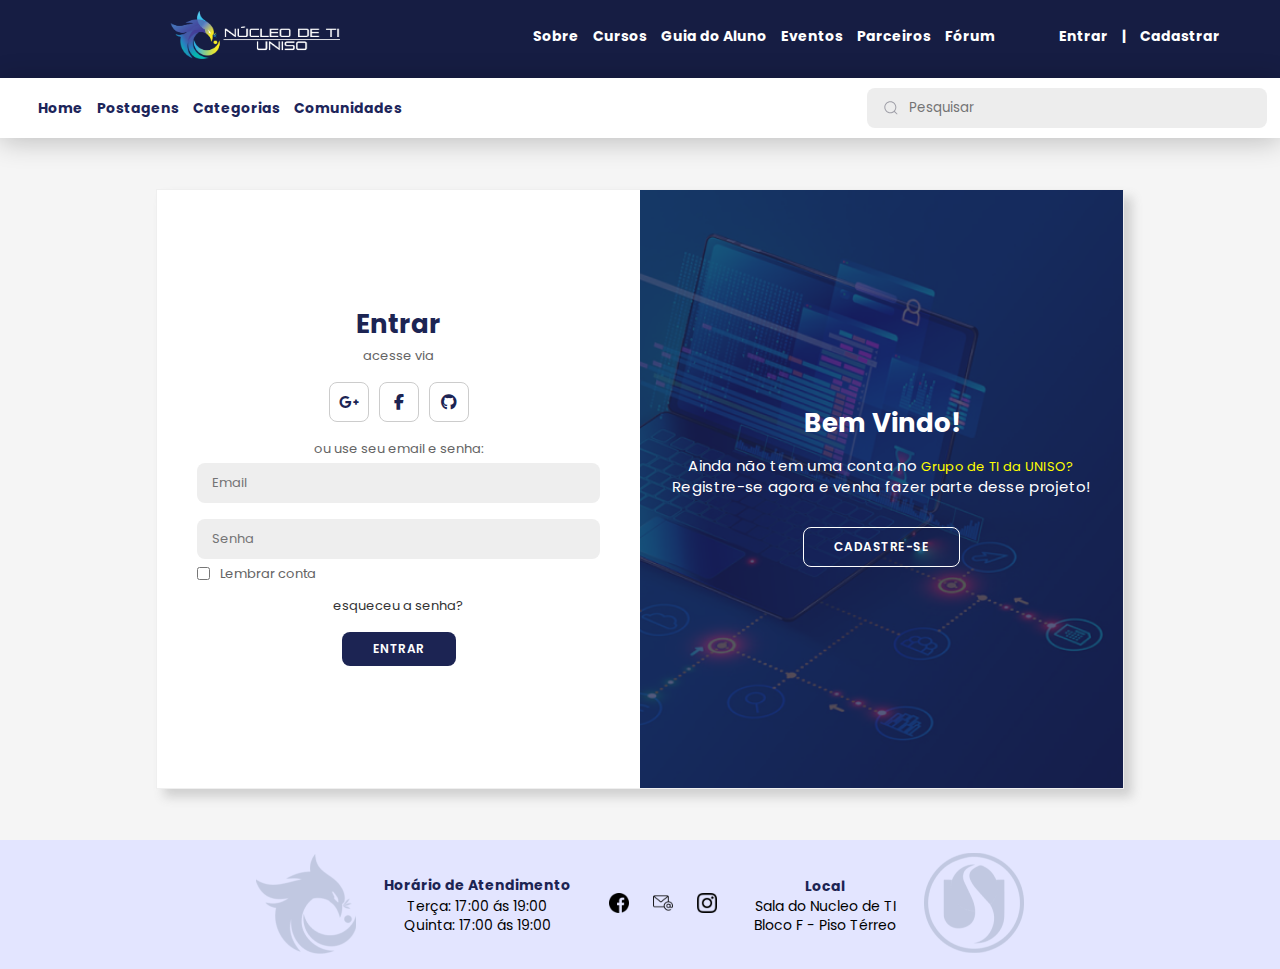
<file: html/loginScreen.html>
<!DOCTYPE html>
<html lang="pt-br">

<head>
    <meta charset="UTF-8">
    <meta name="viewport" content="width=device-width, initial-scale=1.0">
    <link rel="stylesheet" href="https://cdnjs.cloudflare.com/ajax/libs/font-awesome/6.4.2/css/all.min.css">
    <link rel="stylesheet" href="/css/globalCSS/reset.css">
    <link rel="stylesheet" href="/css/globalCSS/header.css">
    <link rel="stylesheet" href="/css/globalCSS/footer.css">
    <link rel="stylesheet" href="/css/loginScreen.css">

    <link rel="preconnect" href="https://fonts.googleapis.com">
    <link rel="preconnect" href="https://fonts.gstatic.com" crossorigin>
    <link href="https://fonts.googleapis.com/css2?family=Poppins:ital,wght@0,100;0,200;0,300;0,400;0,500;0,600;0,700;0,800;0,900;1,100;1,200;1,300;1,400;1,500;1,600;1,700;1,800;1,900&display=swap" rel="stylesheet">
    <link rel="preconnect" href="https://fonts.googleapis.com">
    <link rel="preconnect" href="https://fonts.gstatic.com" crossorigin>
    <link href="https://fonts.googleapis.com/css2?family=Roboto:ital,wght@0,100;0,300;0,400;0,500;0,700;0,900;1,100;1,300;1,400;1,500;1,700;1,900&display=swap" rel="stylesheet">

    <link rel="shortcut icon" href="/assets/logos/logoNucleo.png" type="image/x-icon">
    <title>Núcleo de TI</title>
</head>

<body>
    <header>
        <div id="header">
        <a href="/index.html"><img id="nucleo-img-nav" src="/assets/logos/logoNucleoCText.png" alt="logo do nucleo de T.I."></a>
            <div>
                <ul id="nav-list">
                    <li><a href="#">Sobre</a></li>
                    <li><a href="#">Cursos</a></li>
                    <li><a href="#">Guia do Aluno</a></li>
                    <li><a href="#">Eventos</a></li>
                    <li><a href="#">Parceiros</a></li>
                    <li><a href="/html/homeScreenWithLoading.html">Fórum</a></li>
                </ul>
                <ul id="login-list">
                    <li><a href="/html/loginScreen.html">Entrar</a></li>
                    <li>|</li>
                    <li><a href="/html/loginScreen.html">Cadastrar</a></li>
                </ul>
            </div>
        </div>

        <div id="sub-header">
            <ul id="sub-header-list">
            <li><a href="/html/homeScreen.html">Home</a></li>
            <li><a href="/html/morePostsScreen.html">Postagens</a></li>
            <li><a href="/html/moreCategoriesScreen.html">Categorias</a></li>
            <li><a href="/html/moreCommunitiesScreen.html">Comunidades</a></li>
            </ul>
            <div class="search-field">
                <svg class="icon" aria-hidden="true" viewBox="0 0 24 24"><g><path d="M21.53 20.47l-3.66-3.66C19.195 15.24 20 13.214 20 11c0-4.97-4.03-9-9-9s-9 4.03-9 9 4.03 9 9 9c2.215 0 4.24-.804 5.808-2.13l3.66 3.66c.147.146.34.22.53.22s.385-.073.53-.22c.295-.293.295-.767.002-1.06zM3.5 11c0-4.135 3.365-7.5 7.5-7.5s7.5 3.365 7.5 7.5-3.365 7.5-7.5 7.5-7.5-3.365-7.5-7.5z"></path></g></svg>
                <input placeholder="Pesquisar" type="search" class="input">
            </div>
        </div>
    </header>
    <main>
        <div class="container" id="container">
            <div class="form-container sign-up">
                <form>
                    <h1>Crie sua Conta</h1>
                    <span>acesse via</span>
                    <div class="social-icons">
                        <a href="#" class="icon"><i class="fa-brands fa-google-plus-g"></i></a>
                        <a href="#" class="icon"><i class="fa-brands fa-facebook-f"></i></a>
                        <a href="#" class="icon"><i class="fa-brands fa-github"></i></a>
                    </div>
                    <span>ou use seu email para cadastrar:</span>
                    <input type="text" class="input" placeholder="Nome">
                    <input type="email" class="input" placeholder="Email">
                    <input type="password" class="input" placeholder="Senha">
                    <div id="checkbox">
                        <input type="checkbox">
                        <span>Aceito os <span class="bold-checkbox">Termos de Privacidade*</span></span>
                    </div>
                    <div id="checkbox">
                        <input type="checkbox">
                        <span>Lembrar conta</span>
                    </div>
                    <a href="/html/homeScreen.html" class="acces-button">Cadastrar</a>
                </form>
            </div>
            <div class="form-container sign-in">
                <form>
                    <h1>Entrar</h1>
                    <span>acesse via</span>
                    <div class="social-icons">
                        <a href="#" class="icon"><i class="fa-brands fa-google-plus-g"></i></a>
                        <a href="#" class="icon"><i class="fa-brands fa-facebook-f"></i></a>
                        <a href="#" class="icon"><i class="fa-brands fa-github"></i></a>
                    </div>
                    <span>ou use seu email e senha:</span>
                    <input type="email" class="input" placeholder="Email">
                    <input type="password" class="input" placeholder="Senha">
                    <div id="checkbox">
                        <input type="checkbox">
                        <span>Lembrar conta</span>
                    </div>
                    <a href="/html/forgoutPassword.html" class="forgot-password">esqueceu a senha?</a>
                    <a href="/html/homeScreen.html" class="acces-button">Entrar</a>
                </form>
            </div>
            <div class="toggle-container">
                <div class="toggle">
                    <div class="toggle-panel toggle-left">
                        <h1>Bem Vindo!</h1>
                        <p>Já tem uma conta no <span class="text-block">Grupo de TI da UNISO?</span><br>Faça seu login e acesse nossa plataforma</p>
                        <button class="hidden" id="login">Entrar</button>
                    </div>
                    <div class="toggle-panel toggle-right">
                        <h1>Bem Vindo!</h1>
                        <p>Ainda não tem uma conta no <span class="text-block">Grupo de TI da UNISO?</span><br>Registre-se agora e venha fazer parte desse projeto!</p>
                        <button class="hidden" id="register">Cadastre-se</button>
                    </div>
                </div>
            </div>
        </div>
    </main>

    <footer>
        <div class="footer-container">
        <img id="logo-nucleo" src="/assets/logos/LogoNucleoPurple.png" alt="logo do nucleo de TI">
        <div class="text-block">
            <h2>Horário de Atendimento</h2>
            <p>Terça: 17:00 ás 19:00</p>
            <p>Quinta: 17:00 ás 19:00</p>
        </div>
    
        <div class="social-media-footer">
            <img src="/assets/icons/facebookIcon.png" alt="icone do facebook">
            <img src="/assets/icons/emailIcon.png" alt="icone do email">
            <img src="/assets/icons/instagramIcon.png" alt="icone do instagram">
        </div>
    
        <div class="text-block">
            <h2>Local</h2>
            <p>Sala do Nucleo de TI</p>
            <p>Bloco F - Piso Térreo</p>
        </div>
    
        <div>
            <img  id="logo-uniso" src="/assets/logos/logoUnisoIconPurple.png" alt=" logo da uniso">
        </div>
        </div>
      </footer>
    
    <script src="/js/loginSlider.js"></script>
</body>

</html>
</file>
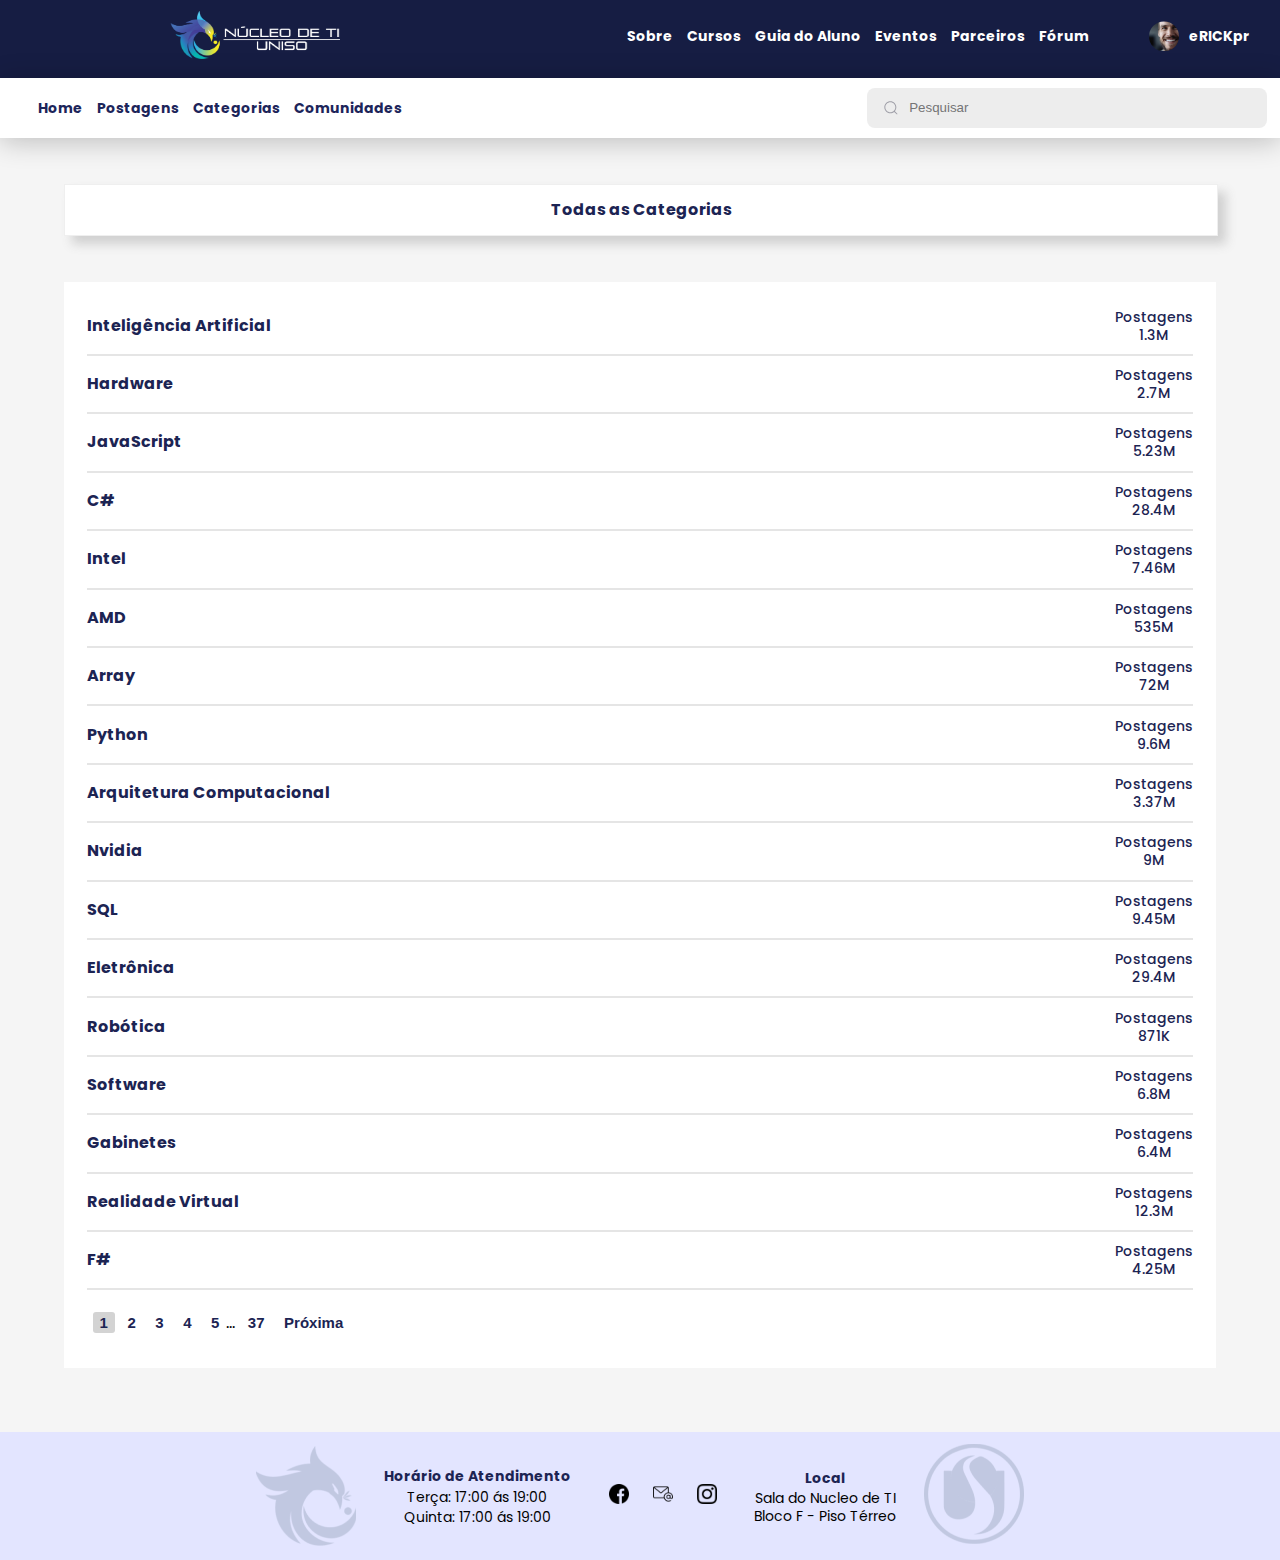
<file: html/moreCategoriesScreen.html>
<!DOCTYPE html>
<html lang="pt-br">
<head>
    <meta charset="UTF-8">
    <meta name="viewport" content="width=device-width, initial-scale=1.0">
    <link rel="stylesheet" href="/css/globalCSS/reset.css">
    <link rel="stylesheet" href="/css/globalCSS/header.css">
    <link rel="stylesheet" href="/css/globalCSS/footer.css">
    <link rel="stylesheet" href="/css/moreCategoriesScreen.css">

    <link rel="preconnect" href="https://fonts.googleapis.com">
    <link rel="preconnect" href="https://fonts.gstatic.com" crossorigin>
    <link href="https://fonts.googleapis.com/css2?family=Poppins:ital,wght@0,100;0,200;0,300;0,400;0,500;0,600;0,700;0,800;0,900;1,100;1,200;1,300;1,400;1,500;1,600;1,700;1,800;1,900&display=swap" rel="stylesheet">
    <link rel="preconnect" href="https://fonts.googleapis.com">
    <link rel="preconnect" href="https://fonts.gstatic.com" crossorigin>
    <link href="https://fonts.googleapis.com/css2?family=Roboto:ital,wght@0,100;0,300;0,400;0,500;0,700;0,900;1,100;1,300;1,400;1,500;1,700;1,900&display=swap" rel="stylesheet">

    <link rel="shortcut icon" href="/assets/logos/logoNucleo.png" type="image/x-icon">
    <title>Núcleo de TI</title>
</head>

<body>
    <header>
        <div id="header">
        <a href="/index.html"><img id="nucleo-img-nav" src="/assets/logos/logoNucleoCText.png" alt="logo do nucleo de T.I."></a>
            <div id="nav-list-home-screen">
                <div>
                    <ul id="nav-list">
                        <li><a href="#">Sobre</a></li>
                        <li><a href="#">Cursos</a></li>
                        <li><a href="#">Guia do Aluno</a></li>
                        <li><a href="#">Eventos</a></li>
                        <li><a href="#">Parceiros</a></li>
                        <li><a href="/html/homeScreenWithLoading.html">Fórum</a></li>
                    </ul>
                </div>
                <div id="user-profile-header">
                    <img src="/assets/fotosPerfis/erick.png" alt="">
                    <a href="/html/perfis/erick.html">eRICKpr</a>
                </div>
            </div>
        </div>

        <div id="sub-header">
            <ul id="sub-header-list">
            <li><a href="/html/homeScreen.html">Home</a></li>
            <li><a href="/html/morePostsScreen.html">Postagens</a></li>
            <li><a href="/html/moreCategoriesScreen.html">Categorias</a></li>
            <li><a href="/html/moreCommunitiesScreen.html">Comunidades</a></li>
            </ul>
            <div class="search-field">
                <svg class="icon" aria-hidden="true" viewBox="0 0 24 24"><g><path d="M21.53 20.47l-3.66-3.66C19.195 15.24 20 13.214 20 11c0-4.97-4.03-9-9-9s-9 4.03-9 9 4.03 9 9 9c2.215 0 4.24-.804 5.808-2.13l3.66 3.66c.147.146.34.22.53.22s.385-.073.53-.22c.295-.293.295-.767.002-1.06zM3.5 11c0-4.135 3.365-7.5 7.5-7.5s7.5 3.365 7.5 7.5-3.365 7.5-7.5 7.5-7.5-3.365-7.5-7.5z"></path></g></svg>
                <input placeholder="Pesquisar" type="search" class="input">
            </div>
        </div>
    </header>
    <main>
        <section id="more-categories">
            <div class="title-section">
                <h1>Todas as Categorias</h1>
            </div>
            <div id="post-list-1">
                <div class="categories-section">
                    <div class="categories-example">
                        <div class="categorie">
                            <h2>Inteligência Artificial</h2>
                            <div class="text-block">
                                <p>Postagens</p>
                                <p>1.3M</p>
                            </div>
                        </div>
                        <hr size="2" color="#e5e5e5">
                    </div>
                    <div class="categories-example">
                        <div class="categorie">
                            <h2>Hardware</h2>
                            <div class="text-block">
                                <p>Postagens</p>
                                <p>2.7M</p>
                            </div>
                        </div>
                        <hr size="2" color="#e5e5e5">
                    </div>
                    <div class="categories-example">
                        <div class="categorie">
                            <h2>JavaScript</h2>
                            <div class="text-block">
                                <p>Postagens</p>
                                <p>5.23M</p>
                            </div>
                        </div>
                        <hr size="2" color="#e5e5e5">
                    </div>
                    <div class="categories-example">
                        <div class="categorie">
                            <h2>C#</h2>
                            <div class="text-block">
                                <p>Postagens</p>
                                <p>28.4M</p>
                            </div>
                        </div>
                        <hr size="2" color="#e5e5e5">
                    </div>
                    <div class="categories-example">
                        <div class="categorie">
                            <h2>Intel</h2>
                            <div class="text-block">
                                <p>Postagens</p>
                                <p>7.46M</p>
                            </div>
                        </div>
                        <hr size="2" color="#e5e5e5">
                    </div>
                    <div class="categories-example">
                        <div class="categorie">
                            <h2>AMD</h2>
                            <div class="text-block">
                                <p>Postagens</p>
                                <p>535M</p>
                            </div>
                        </div>
                        <hr size="2" color="#e5e5e5">
                    </div>
                    <div class="categories-example">
                        <div class="categorie">
                            <h2>Array</h2>
                            <div class="text-block">
                                <p>Postagens</p>
                                <p>72M</p>
                            </div>
                        </div>
                        <hr size="2" color="#e5e5e5">
                    </div>
                    <div class="categories-example">
                        <div class="categorie">
                            <h2>Python</h2>
                            <div class="text-block">
                                <p>Postagens</p>
                                <p>9.6M</p>
                            </div>
                        </div>
                        <hr size="2" color="#e5e5e5">
                    </div>
                    <div class="categories-example">
                        <div class="categorie">
                            <h2>Arquitetura Computacional</h2>
                            <div class="text-block">
                                <p>Postagens</p>
                                <p>3.37M</p>
                            </div>
                        </div>
                        <hr size="2" color="#e5e5e5">
                    </div>
                    <div class="categories-example">
                        <div class="categorie">
                            <h2>Nvidia</h2>
                            <div class="text-block">
                                <p>Postagens</p>
                                <p>9M</p>
                            </div>
                        </div>
                        <hr size="2" color="#e5e5e5">
                    </div>
                    <div class="categories-example">
                        <div class="categorie">
                            <h2>SQL</h2>
                            <div class="text-block">
                                <p>Postagens</p>
                                <p>9.45M</p>
                            </div>
                        </div>
                        <hr size="2" color="#e5e5e5">
                    </div>
                    <div class="categories-example">
                        <div class="categorie">
                            <h2>Eletrônica</h2>
                            <div class="text-block">
                                <p>Postagens</p>
                                <p>29.4M</p>
                            </div>
                        </div>
                        <hr size="2" color="#e5e5e5">
                    </div>
                    <div class="categories-example">
                        <div class="categorie">
                            <h2>Robótica</h2>
                            <div class="text-block">
                                <p>Postagens</p>
                                <p>871K</p>
                            </div>
                        </div>
                        <hr size="2" color="#e5e5e5">
                    </div>
                    <div class="categories-example">
                        <div class="categorie">
                            <h2>Software</h2>
                            <div class="text-block">
                                <p>Postagens</p>
                                <p>6.8M</p>
                            </div>
                        </div>
                        <hr size="2" color="#e5e5e5">
                    </div>
                    <div class="categories-example">
                        <div class="categorie">
                            <h2>Gabinetes</h2>
                            <div class="text-block">
                                <p>Postagens</p>
                                <p>6.4M</p>
                            </div>
                        </div>
                        <hr size="2" color="#e5e5e5">
                    </div>
                    <div class="categories-example">
                        <div class="categorie">
                            <h2>Realidade Virtual</h2>
                            <div class="text-block">
                                <p>Postagens</p>
                                <p>12.3M</p>
                            </div>
                        </div>
                        <hr size="2" color="#e5e5e5">
                    </div>
                    <div class="categories-example">
                        <div class="categorie">
                            <h2>F#</h2>
                            <div class="text-block">
                                <p>Postagens</p>
                                <p>4.25M</p>
                            </div>
                        </div>
                        <hr size="2" color="#e5e5e5">
                    </div>
                    <div class="nav-section">
                        <button class="btn-checked">1</button>
                        <button id="btn-2">2</button>
                        <button>3</button>
                        <button>4</button>
                        <button>5</button>
                        <p>...</p>
                        <button>37</button>
                        <button>Próxima</button>
                    </div>
                </div>
            </div>

            <div id="post-list-2">
                <div class="categories-section">
                    <div class="categories-example">
                        <div class="categorie">
                            <h2>Android</h2>
                            <div class="text-block">
                                <p>Postagens</p>
                                <p>1.3M</p>
                            </div>
                        </div>
                        <hr size="2" color="#e5e5e5">
                    </div>
                    <div class="categories-example">
                        <div class="categorie">
                            <h2>DDR4</h2>
                            <div class="text-block">
                                <p>Postagens</p>
                                <p>2.7M</p>
                            </div>
                        </div>
                        <hr size="2" color="#e5e5e5">
                    </div>
                    <div class="categories-example">
                        <div class="categorie">
                            <h2>Headset</h2>
                            <div class="text-block">
                                <p>Postagens</p>
                                <p>5.23M</p>
                            </div>
                        </div>
                        <hr size="2" color="#e5e5e5">
                    </div>
                    <div class="categories-example">
                        <div class="categorie">
                            <h2>Fonte</h2>
                            <div class="text-block">
                                <p>Postagens</p>
                                <p>28.4M</p>
                            </div>
                        </div>
                        <hr size="2" color="#e5e5e5">
                    </div>
                    <div class="categories-example">
                        <div class="categorie">
                            <h2>IOs</h2>
                            <div class="text-block">
                                <p>Postagens</p>
                                <p>7.46M</p>
                            </div>
                        </div>
                        <hr size="2" color="#e5e5e5">
                    </div>
                    <div class="categories-example">
                        <div class="categorie">
                            <h2>DDR5</h2>
                            <div class="text-block">
                                <p>Postagens</p>
                                <p>535M</p>
                            </div>
                        </div>
                        <hr size="2" color="#e5e5e5">
                    </div>
                    <div class="categories-example">
                        <div class="categorie">
                            <h2>Java</h2>
                            <div class="text-block">
                                <p>Postagens</p>
                                <p>72M</p>
                            </div>
                        </div>
                        <hr size="2" color="#e5e5e5">
                    </div>
                    <div class="categories-example">
                        <div class="categorie">
                            <h2>Kotlin</h2>
                            <div class="text-block">
                                <p>Postagens</p>
                                <p>9.6M</p>
                            </div>
                        </div>
                        <hr size="2" color="#e5e5e5">
                    </div>
                    <div class="categories-example">
                        <div class="categorie">
                            <h2>Monitor</h2>
                            <div class="text-block">
                                <p>Postagens</p>
                                <p>3.37M</p>
                            </div>
                        </div>
                        <hr size="2" color="#e5e5e5">
                    </div>
                    <div class="categories-example">
                        <div class="categorie">
                            <h2>Mouse</h2>
                            <div class="text-block">
                                <p>Postagens</p>
                                <p>9M</p>
                            </div>
                        </div>
                        <hr size="2" color="#e5e5e5">
                    </div>
                    <div class="categories-example">
                        <div class="categorie">
                            <h2>Mouse</h2>
                            <div class="text-block">
                                <p>Postagens</p>
                                <p>9.45M</p>
                            </div>
                        </div>
                        <hr size="2" color="#e5e5e5">
                    </div>
                    <div class="categories-example">
                        <div class="categorie">
                            <h2>Mousepad</h2>
                            <div class="text-block">
                                <p>Postagens</p>
                                <p>29.4M</p>
                            </div>
                        </div>
                        <hr size="2" color="#e5e5e5">
                    </div>
                    <div class="categories-example">
                        <div class="categorie">
                            <h2>Nodejs</h2>
                            <div class="text-block">
                                <p>Postagens</p>
                                <p>871K</p>
                            </div>
                        </div>
                        <hr size="2" color="#e5e5e5">
                    </div>
                    <div class="categories-example">
                        <div class="categorie">
                            <h2>Notebook</h2>
                            <div class="text-block">
                                <p>Postagens</p>
                                <p>6.8M</p>
                            </div>
                        </div>
                        <hr size="2" color="#e5e5e5">
                    </div>
                    <div class="categories-example">
                        <div class="categorie">
                            <h2>Banco de Dados</h2>
                            <div class="text-block">
                                <p>Postagens</p>
                                <p>6.4M</p>
                            </div>
                        </div>
                        <hr size="2" color="#e5e5e5">
                    </div>
                    <div class="categories-example">
                        <div class="categorie">
                            <h2>Software</h2>
                            <div class="text-block">
                                <p>Postagens</p>
                                <p>12.3M</p>
                            </div>
                        </div>
                        <hr size="2" color="#e5e5e5">
                    </div>
                    <div class="categories-example">
                        <div class="categorie">
                            <h2>Teclado</h2>
                            <div class="text-block">
                                <p>Postagens</p>
                                <p>4.25M</p>
                            </div>
                        </div>
                        <hr size="2" color="#e5e5e5">
                    </div>
                    
                    <div class="nav-section">
                        <button id="btn-1">1</button>
                        <button class="btn-checked">2</button>
                        <button>3</button>
                        <button>4</button>
                        <button>5</button>
                        <p>...</p>
                        <button>37</button>
                        <button>Próxima</button>
                    </div>
                </div>
            </div>
        </section>
    </main>

    <footer>
        <div class="footer-container">
        <img id="logo-nucleo" src="/assets/logos/LogoNucleoPurple.png" alt="logo do nucleo de TI">
        <div class="text-block">
            <h2>Horário de Atendimento</h2>
            <p>Terça: 17:00 ás 19:00</p>
            <p>Quinta: 17:00 ás 19:00</p>
        </div>

        <div class="social-media-footer">
            <img src="/assets/icons/facebookIcon.png" alt="icone do facebook">
            <img src="/assets/icons/emailIcon.png" alt="icone do email">
            <img src="/assets/icons/instagramIcon.png" alt="icone do instagram">
        </div>

        <div class="text-block">
            <h2>Local</h2>
            <p>Sala do Nucleo de TI</p>
            <p>Bloco F - Piso Térreo</p>
        </div>

        <div>
            <img  id="logo-uniso" src="/assets/logos/logoUnisoIconPurple.png" alt=" logo da uniso">
        </div>
        </div>
    </footer>

    <script src="/js/navDivs.js"></script>
    <script>trocarDivs('btn-2','post-list-1','post-list-2')</script>
    <script>trocarDivs('btn-1','post-list-2','post-list-1')</script>
</body>
</html>
</file>
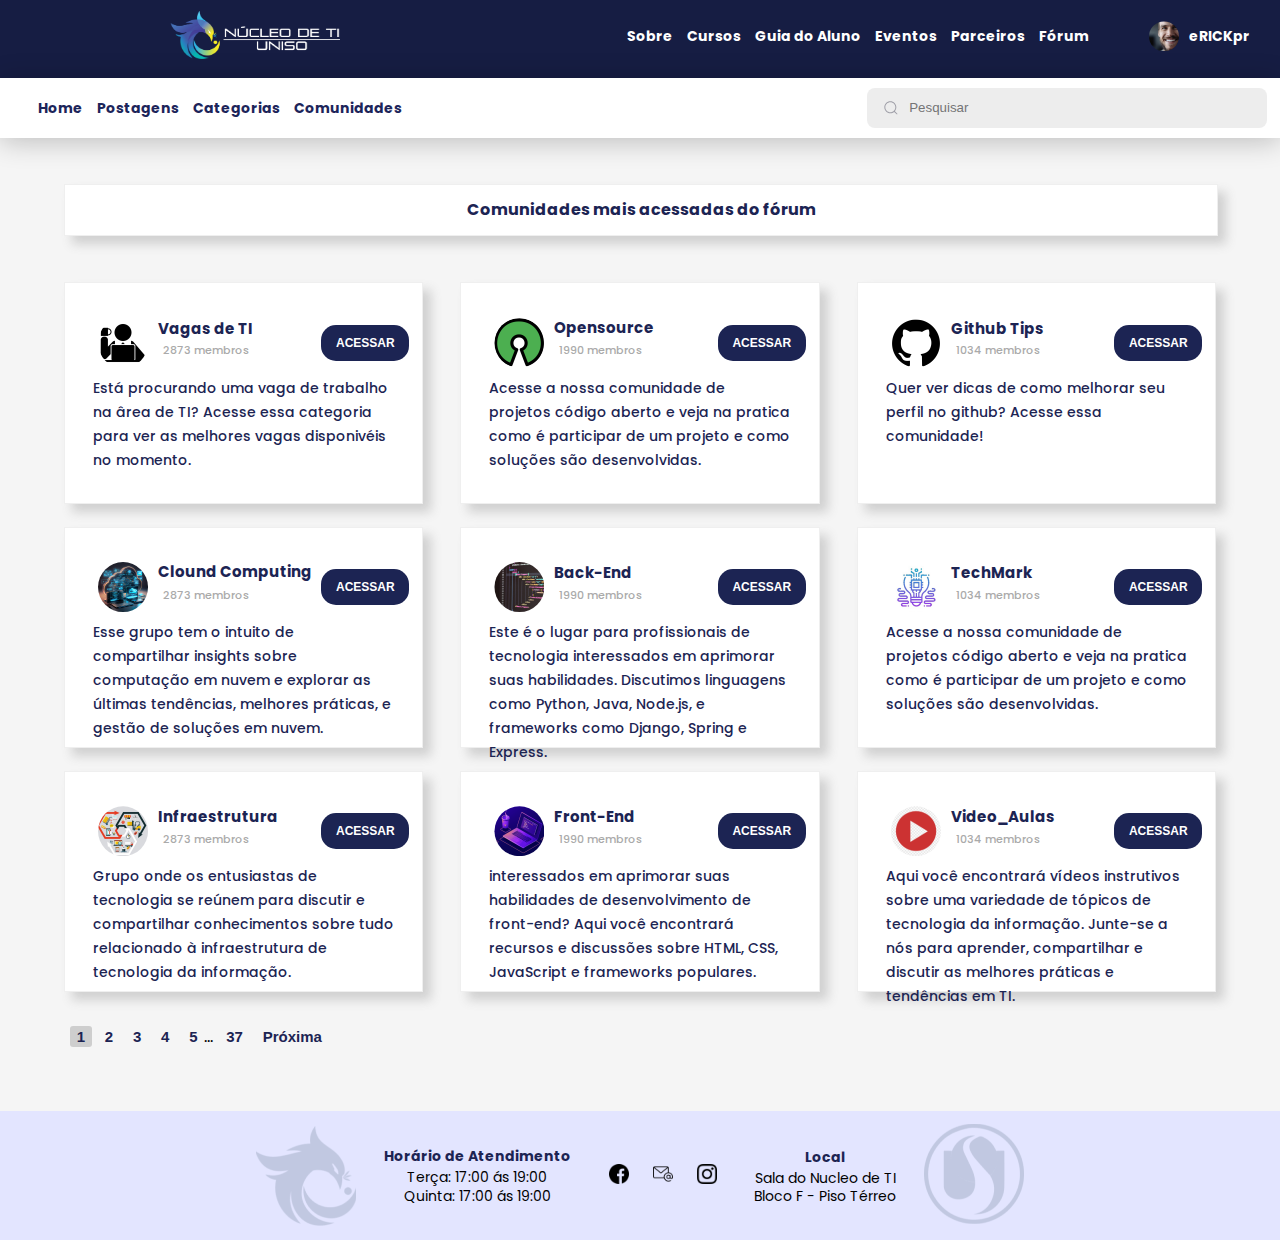
<file: html/moreCommunitiesScreen.html>
<!DOCTYPE html>
<html lang="pt-br">
<head>
    <meta charset="UTF-8">
    <meta name="viewport" content="width=device-width, initial-scale=1.0">
    <link rel="stylesheet" href="/css/globalCSS/reset.css">
    <link rel="stylesheet" href="/css/globalCSS/header.css">
    <link rel="stylesheet" href="/css/globalCSS/footer.css">
    <link rel="stylesheet" href="/css/moreCommuniesScreen.css">

    <link rel="preconnect" href="https://fonts.googleapis.com">
    <link rel="preconnect" href="https://fonts.gstatic.com" crossorigin>
    <link href="https://fonts.googleapis.com/css2?family=Poppins:ital,wght@0,100;0,200;0,300;0,400;0,500;0,600;0,700;0,800;0,900;1,100;1,200;1,300;1,400;1,500;1,600;1,700;1,800;1,900&display=swap" rel="stylesheet">
    <link rel="preconnect" href="https://fonts.googleapis.com">
    <link rel="preconnect" href="https://fonts.gstatic.com" crossorigin>
    <link href="https://fonts.googleapis.com/css2?family=Roboto:ital,wght@0,100;0,300;0,400;0,500;0,700;0,900;1,100;1,300;1,400;1,500;1,700;1,900&display=swap" rel="stylesheet">

    <link rel="shortcut icon" href="/assets/logos/logoNucleo.png" type="image/x-icon">
    <title>Núcleo de TI</title>
</head>
<body>
    <header>
        <div id="header">
        <a href="/index.html"><img id="nucleo-img-nav" src="/assets/logos/logoNucleoCText.png" alt="logo do nucleo de T.I."></a>
            <div id="nav-list-home-screen">
                <div>
                    <ul id="nav-list">
                        <li><a href="#">Sobre</a></li>
                        <li><a href="#">Cursos</a></li>
                        <li><a href="#">Guia do Aluno</a></li>
                        <li><a href="#">Eventos</a></li>
                        <li><a href="#">Parceiros</a></li>
                        <li><a href="/html/homeScreenWithLoading.html">Fórum</a></li>
                    </ul>
                </div>
                <div id="user-profile-header">
                    <img src="/assets/fotosPerfis/erick.png" alt="">
                    <a href="/html/perfis/erick.html">eRICKpr</a>
                </div>
            </div>
        </div>

        <div id="sub-header">
            <ul id="sub-header-list">
            <li><a href="/html/homeScreen.html">Home</a></li>
            <li><a href="/html/morePostsScreen.html">Postagens</a></li>
            <li><a href="/html/moreCategoriesScreen.html">Categorias</a></li>
            <li><a href="/html/moreCommunitiesScreen.html">Comunidades</a></li>
            </ul>
            <div class="search-field">
                <svg class="icon" aria-hidden="true" viewBox="0 0 24 24"><g><path d="M21.53 20.47l-3.66-3.66C19.195 15.24 20 13.214 20 11c0-4.97-4.03-9-9-9s-9 4.03-9 9 4.03 9 9 9c2.215 0 4.24-.804 5.808-2.13l3.66 3.66c.147.146.34.22.53.22s.385-.073.53-.22c.295-.293.295-.767.002-1.06zM3.5 11c0-4.135 3.365-7.5 7.5-7.5s7.5 3.365 7.5 7.5-3.365 7.5-7.5 7.5-7.5-3.365-7.5-7.5z"></path></g></svg>
                <input placeholder="Pesquisar" type="search" class="input">
            </div>
        </div>
    </header>

    <main>

        <section id="communities">
        <div class="title-section">
            <h1>Comunidades mais acessadas do fórum</h1>
        </div>
        <div id="post-list-1">
            <div class="more-communities">
                <div class="cards">
                    <div class="card-1">
                        <div class="communities-header">
                            <div class="communities-title">
                                <img src="/assets/fotosComunidades/job.png" alt="">
                                <div>
                                    <h2>Vagas de TI</h2>
                                    <p>2873 membros</p>
                                </div>
                            </div>
                            <div>
                            <button class="acces-button">Acessar</button>
                            </div>
                        </div>
                        <p>Está procurando uma vaga de trabalho na ârea de TI? Acesse essa categoria para ver as melhores vagas disponivéis no momento.</p>
                    </div>
                    <div class="card-2">
                        <div class="communities-header">
                            <div class="communities-title">
                                <img src="/assets/fotosComunidades/opensource.png" alt="">
                                <div>
                                    <h2>Opensource</h2>
                                    <p>1990 membros</p>
                                </div>
                            </div>
                            <div>
                                <button class="acces-button">Acessar</button>
                            </div>
                        </div>
                        <p>Acesse a nossa comunidade de projetos código aberto e veja na pratica como é participar de um projeto e como soluções são desenvolvidas.</p>
                    </div>
                    <div class="card-3">
                        <div class="communities-header">
                            <div class="communities-title">
                                <img src="/assets/fotosComunidades/github.png" alt="">
                                <div>
                                    <h2>Github Tips</h2>
                                    <p>1034 membros</p>
                                </div>
                            </div>
                            <div>
                                <button class="acces-button">Acessar</button>
                            </div>
                        </div>
                        <p>Quer ver dicas de como melhorar seu perfil no github? Acesse essa comunidade!</p>
                    </div>
                </div>

                <div class="cards">
                    <div class="card-1">
                        <div class="communities-header">
                            <div class="communities-title">
                                <img src="/assets/fotosComunidades/clound.png" alt="">
                                <div>
                                    <h2>Clound Computing</h2>
                                    <p>2873 membros</p>
                                </div>
                            </div>
                            <div>
                            <button class="acces-button">Acessar</button>
                            </div>
                        </div>
                        <p>Esse grupo tem o intuito de compartilhar insights sobre computação em nuvem e explorar as últimas tendências, melhores práticas, e gestão de soluções em nuvem.</p>
                    </div>
                    <div class="card-2">
                        <div class="communities-header">
                            <div class="communities-title">
                                <img src="/assets/fotosComunidades/back.png" alt="">
                                <div>
                                    <h2>Back-End</h2>
                                    <p>1990 membros</p>
                                </div>
                            </div>
                            <div>
                                <button class="acces-button">Acessar</button>
                            </div>
                        </div>
                        <p>Este é o lugar para profissionais de tecnologia interessados em aprimorar suas habilidades.  Discutimos linguagens como Python, Java, Node.js, e frameworks como Django, Spring e Express.</p>
                    </div>
                    <div class="card-3">
                        <div class="communities-header">
                            <div class="communities-title">
                                <img src="/assets/fotosComunidades/tech.png" alt="">
                                <div>
                                    <h2>TechMark</h2>
                                    <p>1034 membros</p>
                                </div>
                            </div>
                            <div>
                                <button class="acces-button">Acessar</button>
                            </div>
                        </div>
                        <p>Acesse a nossa comunidade de projetos código aberto e veja na pratica como é participar de um projeto e como soluções são desenvolvidas.</p>
                    </div>
                </div>

                <div class="cards">
                    <div class="card-1">
                        <div class="communities-header">
                            <div class="communities-title">
                                <img src="/assets/fotosComunidades/infra.png" alt="">
                                <div>
                                    <h2>Infraestrutura</h2>
                                    <p>2873 membros</p>
                                </div>
                            </div>
                            <div>
                            <button class="acces-button">Acessar</button>
                            </div>
                        </div>
                        <p>Grupo onde os entusiastas de tecnologia se reúnem para discutir e compartilhar conhecimentos sobre tudo relacionado à infraestrutura de tecnologia da informação.</p>
                    </div>
                    <div class="card-2">
                        <div class="communities-header">
                            <div class="communities-title">
                                <img src="/assets/fotosComunidades/front.png" alt="">
                                <div>
                                    <h2>Front-End</h2>
                                    <p>1990 membros</p>
                                </div>
                            </div>
                            <div>
                                <button class="acces-button">Acessar</button>
                            </div>
                        </div>
                        <p>interessados em aprimorar suas habilidades de desenvolvimento de front-end? Aqui você encontrará recursos e discussões sobre HTML, CSS, JavaScript e frameworks populares.</p>
                    </div>
                    <div class="card-3">
                        <div class="communities-header">
                            <div class="communities-title">
                                <img src="/assets/fotosComunidades/player.png" alt="">
                                <div>
                                    <h2>Video_Aulas</h2>
                                    <p>1034 membros</p>
                                </div>
                            </div>
                            <div>
                                <button class="acces-button">Acessar</button>
                            </div>
                        </div>
                        <p>Aqui você encontrará vídeos instrutivos sobre uma variedade de tópicos de tecnologia da informação. Junte-se a nós para aprender, compartilhar e discutir as melhores práticas e tendências em TI.</p>
                    </div>
                </div>
        
                <div class="nav-section">
                    <button class="btn-checked">1</button>
                    <button id="btn-2">2</button>
                    <button>3</button>
                    <button>4</button>
                    <button>5</button>
                    <p>...</p>
                    <button>37</button>
                    <button>Próxima</button>
                </div>
            </div>
        </div>
        <div id="post-list-2">
            <div class="more-communities">  
                <div class="cards">
                    <div class="card-1">
                        <div class="communities-header">
                            <div class="communities-title">
                                <img src="/assets/fotosComunidades/infra.png" alt="">
                                <div>
                                    <h2>Infraestrutura</h2>
                                    <p>2873 membros</p>
                                </div>
                            </div>
                            <div>
                            <button class="acces-button">Acessar</button>
                            </div>
                        </div>
                        <p>Grupo onde os entusiastas de tecnologia se reúnem para discutir e compartilhar conhecimentos sobre tudo relacionado à infraestrutura de tecnologia da informação.</p>
                    </div>
                    <div class="card-2">
                        <div class="communities-header">
                            <div class="communities-title">
                                <img src="/assets/fotosComunidades/front.png" alt="">
                                <div>
                                    <h2>Front-End</h2>
                                    <p>1990 membros</p>
                                </div>
                            </div>
                            <div>
                                <button class="acces-button">Acessar</button>
                            </div>
                        </div>
                        <p>interessados em aprimorar suas habilidades de desenvolvimento de front-end? Aqui você encontrará recursos e discussões sobre HTML, CSS, JavaScript e frameworks populares.</p>
                    </div>
                    <div class="card-3">
                        <div class="communities-header">
                            <div class="communities-title">
                                <img src="/assets/fotosComunidades/player.png" alt="">
                                <div>
                                    <h2>Video_Aulas</h2>
                                    <p>1034 membros</p>
                                </div>
                            </div>
                            <div>
                                <button class="acces-button">Acessar</button>
                            </div>
                        </div>
                        <p>Aqui você encontrará vídeos instrutivos sobre uma variedade de tópicos de tecnologia da informação. Junte-se a nós para aprender, compartilhar e discutir as melhores práticas e tendências em TI.</p>
                    </div>
                </div>             
                <div class="cards">
                    <div class="card-1">
                        <div class="communities-header">
                            <div class="communities-title">
                                <img src="/assets/fotosComunidades/job.png" alt="">
                                <div>
                                    <h2>Vagas de TI</h2>
                                    <p>2873 membros</p>
                                </div>
                            </div>
                            <div>
                            <button class="acces-button">Acessar</button>
                            </div>
                        </div>
                        <p>Está procurando uma vaga de trabalho na ârea de TI? Acesse essa categoria para ver as melhores vagas disponivéis no momento.</p>
                    </div>
                    <div class="card-2">
                        <div class="communities-header">
                            <div class="communities-title">
                                <img src="/assets/fotosComunidades/opensource.png" alt="">
                                <div>
                                    <h2>Opensource</h2>
                                    <p>1990 membros</p>
                                </div>
                            </div>
                            <div>
                                <button class="acces-button">Acessar</button>
                            </div>
                        </div>
                        <p>Acesse a nossa comunidade de projetos código aberto e veja na pratica como é participar de um projeto e como soluções são desenvolvidas.</p>
                    </div>
                    <div class="card-3">
                        <div class="communities-header">
                            <div class="communities-title">
                                <img src="/assets/fotosComunidades/github.png" alt="">
                                <div>
                                    <h2>Github Tips</h2>
                                    <p>1034 membros</p>
                                </div>
                            </div>
                            <div>
                                <button class="acces-button">Acessar</button>
                            </div>
                        </div>
                        <p>Quer ver dicas de como melhorar seu perfil no github? Acesse essa comunidade!</p>
                    </div>
                </div>              
                <div class="cards">
                    <div class="card-1">
                        <div class="communities-header">
                            <div class="communities-title">
                                <img src="/assets/fotosComunidades/clound.png" alt="">
                                <div>
                                    <h2>Clound Computing</h2>
                                    <p>2873 membros</p>
                                </div>
                            </div>
                            <div>
                            <button class="acces-button">Acessar</button>
                            </div>
                        </div>
                        <p>Esse grupo tem o intuito de compartilhar insights sobre computação em nuvem e explorar as últimas tendências, melhores práticas, e gestão de soluções em nuvem.</p>
                    </div>
                    <div class="card-2">
                        <div class="communities-header">
                            <div class="communities-title">
                                <img src="/assets/fotosComunidades/back.png" alt="">
                                <div>
                                    <h2>Back-End</h2>
                                    <p>1990 membros</p>
                                </div>
                            </div>
                            <div>
                                <button class="acces-button">Acessar</button>
                            </div>
                        </div>
                        <p>Este é o lugar para profissionais de tecnologia interessados em aprimorar suas habilidades.  Discutimos linguagens como Python, Java, Node.js, e frameworks como Django, Spring e Express.</p>
                    </div>
                    <div class="card-3">
                        <div class="communities-header">
                            <div class="communities-title">
                                <img src="/assets/fotosComunidades/tech.png" alt="">
                                <div>
                                    <h2>TechMark</h2>
                                    <p>1034 membros</p>
                                </div>
                            </div>
                            <div>
                                <button class="acces-button">Acessar</button>
                            </div>
                        </div>
                        <p>Acesse a nossa comunidade de projetos código aberto e veja na pratica como é participar de um projeto e como soluções são desenvolvidas.</p>
                    </div>
                </div>
                <div class="nav-section">
                    <button id="btn-1">1</button>
                    <button class="btn-checked">2</button>
                    <button>3</button>
                    <button>4</button>
                    <button>5</button>
                    <p>...</p>
                    <button>37</button>
                    <button>Próxima</button>
                </div>
            </div>
        </div>
        </section>
    </main>

    <footer>
        <div class="footer-container">
        <img id="logo-nucleo" src="/assets/logos/LogoNucleoPurple.png" alt="logo do nucleo de TI">
        <div class="text-block">
            <h2>Horário de Atendimento</h2>
            <p>Terça: 17:00 ás 19:00</p>
            <p>Quinta: 17:00 ás 19:00</p>
        </div>

        <div class="social-media-footer">
            <img src="/assets/icons/facebookIcon.png" alt="icone do facebook">
            <img src="/assets/icons/emailIcon.png" alt="icone do email">
            <img src="/assets/icons/instagramIcon.png" alt="icone do instagram">
        </div>

        <div class="text-block">
            <h2>Local</h2>
            <p>Sala do Nucleo de TI</p>
            <p>Bloco F - Piso Térreo</p>
        </div>

        <div>
            <img  id="logo-uniso" src="/assets/logos/logoUnisoIconPurple.png" alt=" logo da uniso">
        </div>
        </div>
    </footer>

    <script src="/js/navDivs.js"></script>
    <script>trocarDivs('btn-2','post-list-1','post-list-2')</script>
    <script>trocarDivs('btn-1','post-list-2','post-list-1')</script>
</body>
</html>
</file>
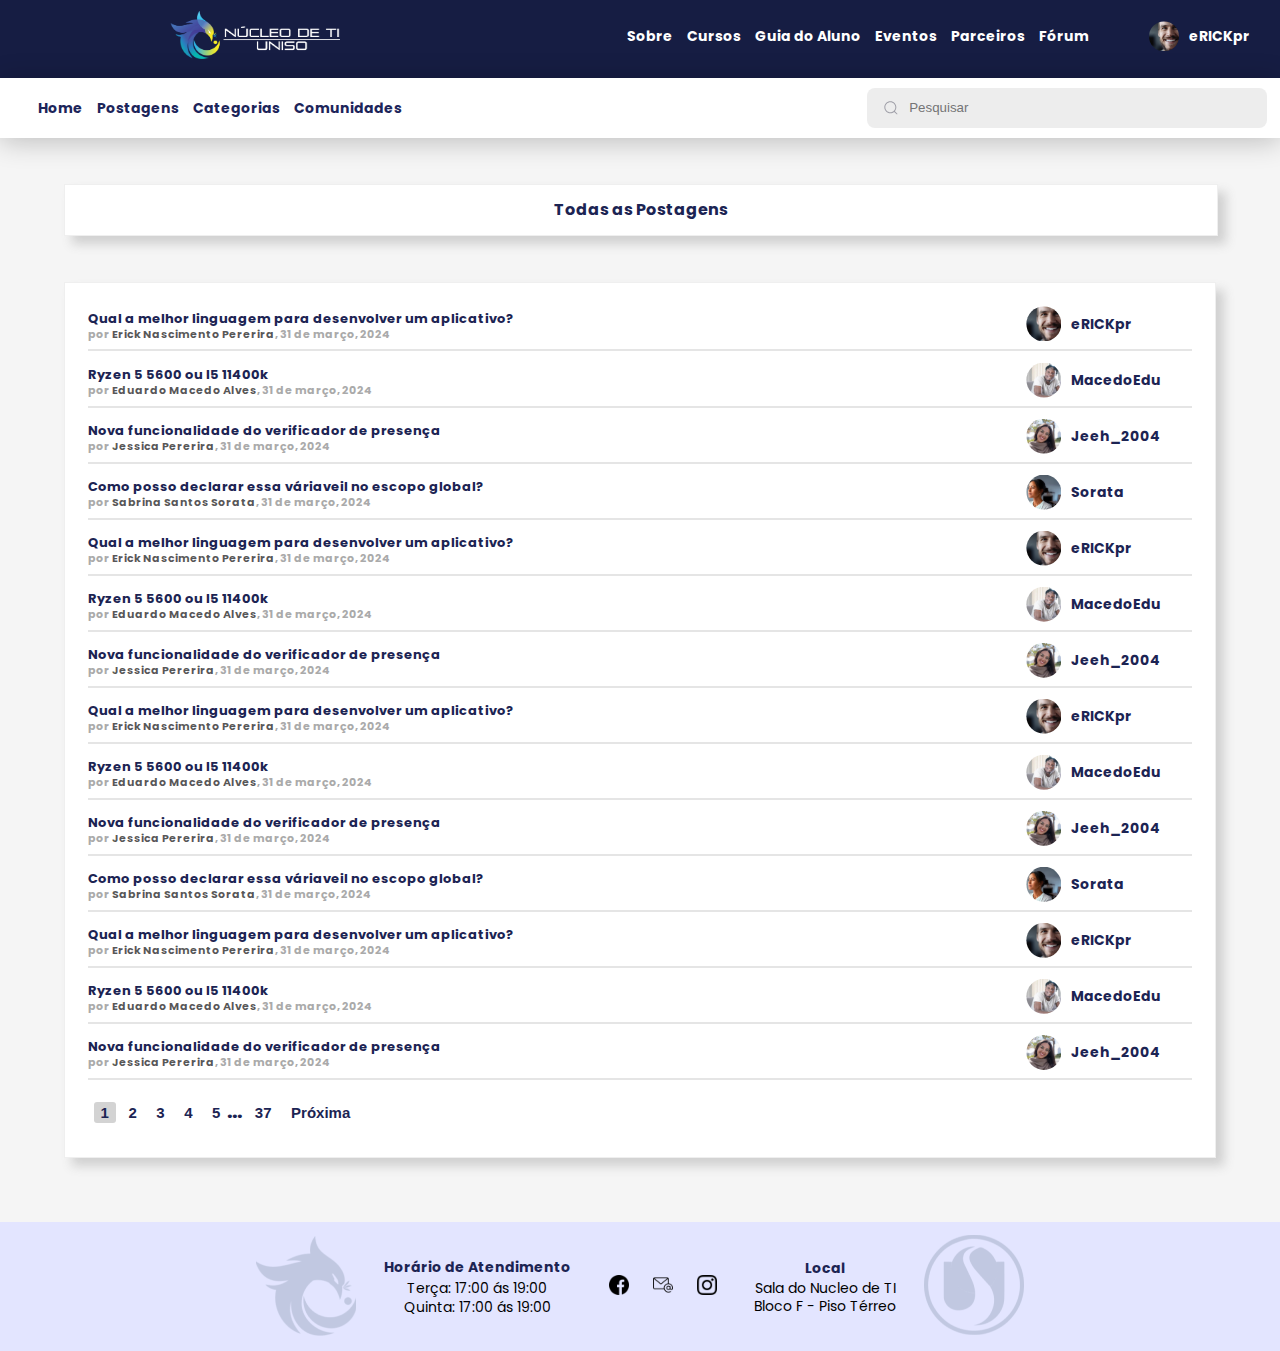
<file: html/morePostsScreen.html>
<!DOCTYPE html>
<html lang="pt-br">
<head>
    <meta charset="UTF-8">
    <meta name="viewport" content="width=device-width, initial-scale=1.0">
    <link rel="stylesheet" href="/css/globalCSS/reset.css">
    <link rel="stylesheet" href="/css/globalCSS/header.css">
    <link rel="stylesheet" href="/css/globalCSS/footer.css">
    <link rel="stylesheet" href="/css/morePostScreen.css">

    <link rel="preconnect" href="https://fonts.googleapis.com">
    <link rel="preconnect" href="https://fonts.gstatic.com" crossorigin>
    <link href="https://fonts.googleapis.com/css2?family=Poppins:ital,wght@0,100;0,200;0,300;0,400;0,500;0,600;0,700;0,800;0,900;1,100;1,200;1,300;1,400;1,500;1,600;1,700;1,800;1,900&display=swap" rel="stylesheet">
    <link rel="preconnect" href="https://fonts.googleapis.com">
    <link rel="preconnect" href="https://fonts.gstatic.com" crossorigin>
    <link href="https://fonts.googleapis.com/css2?family=Roboto:ital,wght@0,100;0,300;0,400;0,500;0,700;0,900;1,100;1,300;1,400;1,500;1,700;1,900&display=swap" rel="stylesheet">

    <link rel="shortcut icon" href="/assets/logos/logoNucleo.png" type="image/x-icon">
    <title>Núcleo de TI</title>
</head>

<body>
    <header>
        <div id="header">
        <a href="/index.html"><img id="nucleo-img-nav" src="/assets/logos/logoNucleoCText.png" alt="logo do nucleo de T.I."></a>
            <div id="nav-list-home-screen">
                <div>
                    <ul id="nav-list">
                        <li><a href="#">Sobre</a></li>
                        <li><a href="#">Cursos</a></li>
                        <li><a href="#">Guia do Aluno</a></li>
                        <li><a href="#">Eventos</a></li>
                        <li><a href="#">Parceiros</a></li>
                        <li><a href="/html/homeScreenWithLoading.html">Fórum</a></li>
                    </ul>
                </div>
                <div id="user-profile-header">
                    <img src="/assets/fotosPerfis/erick.png" alt="">
                    <a href="/html/perfis/erick.html">eRICKpr</a>
                </div>
            </div>
        </div>

        <div id="sub-header">
            <ul id="sub-header-list">
            <li><a href="/html/homeScreen.html">Home</a></li>
            <li><a href="/html/morePostsScreen.html">Postagens</a></li>
            <li><a href="/html/moreCategoriesScreen.html">Categorias</a></li>
            <li><a href="/html/moreCommunitiesScreen.html">Comunidades</a></li>
            </ul>
            <div class="search-field">
                <svg class="icon" aria-hidden="true" viewBox="0 0 24 24"><g><path d="M21.53 20.47l-3.66-3.66C19.195 15.24 20 13.214 20 11c0-4.97-4.03-9-9-9s-9 4.03-9 9 4.03 9 9 9c2.215 0 4.24-.804 5.808-2.13l3.66 3.66c.147.146.34.22.53.22s.385-.073.53-.22c.295-.293.295-.767.002-1.06zM3.5 11c0-4.135 3.365-7.5 7.5-7.5s7.5 3.365 7.5 7.5-3.365 7.5-7.5 7.5-7.5-3.365-7.5-7.5z"></path></g></svg>
                <input placeholder="Pesquisar" type="search" class="input">
            </div>
        </div>
    </header>
    <main>
        <section id="morePost">
            <div class="title-section">
                <h1>Todas as Postagens</h1>
            </div>
            <div id="post-list-1">
                <div class="post-section">
                    <div class="example-post">
                        <div class="post">
                            <div class="text-block">
                                <h2>Qual a melhor linguagem para desenvolver um aplicativo?</h2>
                                <p>por <span class="authors-name">Erick Nascimento Pererira</span>, 31 de março, 2024</p>
                            </div>
                            <img src="/assets/fotosPerfis/erick.png" alt="foto de perfil do usuário Erick">
                            <h3>eRICKpr</h3>
                        </div>
                        <hr size="2" color="#e5e5e5">
                    </div>
                    <div class="example-post">
                        <div class="post">
                            <div class="text-block">
                                <h2>Ryzen 5 5600 ou I5 11400k</h2>
                                <p>por <span class="authors-name">Eduardo Macedo Alves</span>, 31 de março, 2024</p>
                            </div>
                            <img src="/assets/fotosPerfis/macedo.png" alt="foto de perfil do usuário Eduardo">
                            <h3>MacedoEdu</h3>
                        </div>
                        <hr size="2" color="#e5e5e5">
                    </div>
                    <div class="example-post">
                        <div class="post">
                            <div class="text-block">
                                <h2>Nova funcionalidade do verificador de presença</h2>
                                <p>por <span class="authors-name">Jessica Pererira</span>, 31 de março, 2024</p>
                            </div>
                            <img src="/assets/fotosPerfis/jeeh.png" alt="foto de perfil do usuário Jessica">
                            <h3>Jeeh_2004</h3>
                        </div>
                        <hr size="2" color="#e5e5e5">
                    </div>
                    <div class="example-post">
                        <div class="post">
                            <div class="text-block">
                                <h2>Como posso declarar essa váriaveil no escopo global?</h2>
                                <p>por <span class="authors-name">Sabrina Santos Sorata</span>, 31 de março, 2024</p>
                            </div>
                            <img src="/assets/fotosPerfis/sorata.png" alt="foto de perfil do usuário Sorata">
                            <h3>Sorata</h3>
                        </div>
                        <hr size="2" color="#e5e5e5">
                    </div>
                    <div class="example-post">
                        <div class="post">
                            <div class="text-block">
                                <h2>Qual a melhor linguagem para desenvolver um aplicativo?</h2>
                                <p>por <span class="authors-name">Erick Nascimento Pererira</span>, 31 de março, 2024</p>
                            </div>
                            <img src="/assets/fotosPerfis/erick.png" alt="foto de perfil do usuário Erick">
                            <h3>eRICKpr</h3>
                        </div>
                        <hr size="2" color="#e5e5e5">
                    </div>
                    <div class="example-post">
                        <div class="post">
                            <div class="text-block">
                                <h2>Ryzen 5 5600 ou I5 11400k</h2>
                                <p>por <span class="authors-name">Eduardo Macedo Alves</span>, 31 de março, 2024</p>
                            </div>
                            <img src="/assets/fotosPerfis/macedo.png" alt="foto de perfil do usuário Eduardo">
                            <h3>MacedoEdu</h3>
                        </div>
                        <hr size="2" color="#e5e5e5">
                    </div>
                    <div class="example-post">
                        <div class="post">
                            <div class="text-block">
                                <h2>Nova funcionalidade do verificador de presença</h2>
                                <p>por <span class="authors-name">Jessica Pererira</span>, 31 de março, 2024</p>
                            </div>
                            <img src="/assets/fotosPerfis/jeeh.png" alt="foto de perfil do usuário Jessica">
                            <h3>Jeeh_2004</h3>
                        </div>
                        <hr size="2" color="#e5e5e5">
                    </div>
                    <div class="example-post">
                        <div class="post">
                            <div class="text-block">
                                <h2>Qual a melhor linguagem para desenvolver um aplicativo?</h2>
                                <p>por <span class="authors-name">Erick Nascimento Pererira</span>, 31 de março, 2024</p>
                            </div>
                            <img src="/assets/fotosPerfis/erick.png" alt="foto de perfil do usuário Erick">
                            <h3>eRICKpr</h3>
                        </div>
                        <hr size="2" color="#e5e5e5">
                    </div>
                    <div class="example-post">
                        <div class="post">
                            <div class="text-block">
                                <h2>Ryzen 5 5600 ou I5 11400k</h2>
                                <p>por <span class="authors-name">Eduardo Macedo Alves</span>, 31 de março, 2024</p>
                            </div>
                            <img src="/assets/fotosPerfis/macedo.png" alt="foto de perfil do usuário Eduardo">
                            <h3>MacedoEdu</h3>
                        </div>
                        <hr size="2" color="#e5e5e5">
                    </div>
                    <div class="example-post">
                        <div class="post">
                            <div class="text-block">
                                <h2>Nova funcionalidade do verificador de presença</h2>
                                <p>por <span class="authors-name">Jessica Pererira</span>, 31 de março, 2024</p>
                            </div>
                            <img src="/assets/fotosPerfis/jeeh.png" alt="foto de perfil do usuário Jessica">
                            <h3>Jeeh_2004</h3>
                        </div>
                        <hr size="2" color="#e5e5e5">
                    </div>
                    <div class="example-post">
                        <div class="post">
                            <div class="text-block">
                                <h2>Como posso declarar essa váriaveil no escopo global?</h2>
                                <p>por <span class="authors-name">Sabrina Santos Sorata</span>, 31 de março, 2024</p>
                            </div>
                            <img src="/assets/fotosPerfis/sorata.png" alt="foto de perfil do usuário Sorata">
                            <h3>Sorata</h3>
                        </div>
                        <hr size="2" color="#e5e5e5">
                    </div>
                    <div class="example-post">
                        <div class="post">
                            <div class="text-block">
                                <h2>Qual a melhor linguagem para desenvolver um aplicativo?</h2>
                                <p>por <span class="authors-name">Erick Nascimento Pererira</span>, 31 de março, 2024</p>
                            </div>
                            <img src="/assets/fotosPerfis/erick.png" alt="foto de perfil do usuário Erick">
                            <h3>eRICKpr</h3>
                        </div>
                        <hr size="2" color="#e5e5e5">
                    </div>
                    <div class="example-post">
                        <div class="post">
                            <div class="text-block">
                                <h2>Ryzen 5 5600 ou I5 11400k</h2>
                                <p>por <span class="authors-name">Eduardo Macedo Alves</span>, 31 de março, 2024</p>
                            </div>
                            <img src="/assets/fotosPerfis/macedo.png" alt="foto de perfil do usuário Eduardo">
                            <h3>MacedoEdu</h3>
                        </div>
                        <hr size="2" color="#e5e5e5">
                    </div>
                    <div class="example-post">
                        <div class="post">
                            <div class="text-block">
                                <h2>Nova funcionalidade do verificador de presença</h2>
                                <p>por <span class="authors-name">Jessica Pererira</span>, 31 de março, 2024</p>
                            </div>
                            <img src="/assets/fotosPerfis/jeeh.png" alt="foto de perfil do usuário Jessica">
                            <h3>Jeeh_2004</h3>
                        </div>
                        <hr size="2" color="#e5e5e5">
                    </div>
                    <div class="nav-section">
                        <button class="btn-checked">1</button>
                        <button id="btn-2">2</button>
                        <button>3</button>
                        <button>4</button>
                        <button>5</button>
                        <p>...</p>
                        <button>37</button>
                        <button>Próxima</button>
                    </div>
                </div>
            </div>

            <div id="post-list-2">
                <div class="post-section">
                    <div class="example-post">
                        <div class="post">
                            <div class="text-block">
                                <h2>Ryzen 5 5600 ou I5 11400k</h2>
                                <p>por <span class="authors-name">Eduardo Macedo Alves</span>, 31 de março, 2024</p>
                            </div>
                            <img src="/assets/fotosPerfis/macedo.png" alt="foto de perfil do usuário Eduardo">
                            <h3>MacedoEdu</h3>
                        </div>
                        <hr size="2" color="#e5e5e5">
                    </div>
                    <div class="example-post">
                        <div class="post">
                            <div class="text-block">
                                <h2>Qual a melhor linguagem para desenvolver um aplicativo?</h2>
                                <p>por <span class="authors-name">Erick Nascimento Pererira</span>, 31 de março, 2024</p>
                            </div>
                            <img src="/assets/fotosPerfis/erick.png" alt="foto de perfil do usuário Erick">
                            <h3>eRICKpr</h3>
                        </div>
                        <hr size="2" color="#e5e5e5">
                    </div>
                    <div class="example-post">
                        <div class="post">
                            <div class="text-block">
                                <h2>Qual a melhor linguagem para desenvolver um aplicativo?</h2>
                                <p>por <span class="authors-name">Erick Nascimento Pererira</span>, 31 de março, 2024</p>
                            </div>
                            <img src="/assets/fotosPerfis/erick.png" alt="foto de perfil do usuário Erick">
                            <h3>eRICKpr</h3>
                        </div>
                        <hr size="2" color="#e5e5e5">
                    </div>
                    <div class="example-post">
                        <div class="post">
                            <div class="text-block">
                                <h2>Nova funcionalidade do verificador de presença</h2>
                                <p>por <span class="authors-name">Jessica Pererira</span>, 31 de março, 2024</p>
                            </div>
                            <img src="/assets/fotosPerfis/jeeh.png" alt="foto de perfil do usuário Jessica">
                            <h3>Jeeh_2004</h3>
                        </div>
                        <hr size="2" color="#e5e5e5">
                    </div>
                    <div class="example-post">
                        <div class="post">
                            <div class="text-block">
                                <h2>Como posso declarar essa váriaveil no escopo global?</h2>
                                <p>por <span class="authors-name">Sabrina Santos Sorata</span>, 31 de março, 2024</p>
                            </div>
                            <img src="/assets/fotosPerfis/sorata.png" alt="foto de perfil do usuário Sorata">
                            <h3>Sorata</h3>
                        </div>
                        <hr size="2" color="#e5e5e5">
                    </div>
                    <div class="example-post">
                        <div class="post">
                            <div class="text-block">
                                <h2>Ryzen 5 5600 ou I5 11400k</h2>
                                <p>por <span class="authors-name">Eduardo Macedo Alves</span>, 31 de março, 2024</p>
                            </div>
                            <img src="/assets/fotosPerfis/macedo.png" alt="foto de perfil do usuário Eduardo">
                            <h3>MacedoEdu</h3>
                        </div>
                        <hr size="2" color="#e5e5e5">
                    </div>
                    <div class="example-post">
                        <div class="post">
                            <div class="text-block">
                                <h2>Nova funcionalidade do verificador de presença</h2>
                                <p>por <span class="authors-name">Jessica Pererira</span>, 31 de março, 2024</p>
                            </div>
                            <img src="/assets/fotosPerfis/jeeh.png" alt="foto de perfil do usuário Jessica">
                            <h3>Jeeh_2004</h3>
                        </div>
                        <hr size="2" color="#e5e5e5">
                    </div>
                    <div class="example-post">
                        <div class="post">
                            <div class="text-block">
                                <h2>Qual a melhor linguagem para desenvolver um aplicativo?</h2>
                                <p>por <span class="authors-name">Erick Nascimento Pererira</span>, 31 de março, 2024</p>
                            </div>
                            <img src="/assets/fotosPerfis/erick.png" alt="foto de perfil do usuário Erick">
                            <h3>eRICKpr</h3>
                        </div>
                        <hr size="2" color="#e5e5e5">
                    </div>
                    <div class="example-post">
                        <div class="post">
                            <div class="text-block">
                                <h2>Como posso declarar essa váriaveil no escopo global?</h2>
                                <p>por <span class="authors-name">Sabrina Santos Sorata</span>, 31 de março, 2024</p>
                            </div>
                            <img src="/assets/fotosPerfis/sorata.png" alt="foto de perfil do usuário Sorata">
                            <h3>Sorata</h3>
                        </div>
                        <hr size="2" color="#e5e5e5">
                    </div>
                    <div class="example-post">
                        <div class="post">
                            <div class="text-block">
                                <h2>Ryzen 5 5600 ou I5 11400k</h2>
                                <p>por <span class="authors-name">Eduardo Macedo Alves</span>, 31 de março, 2024</p>
                            </div>
                            <img src="/assets/fotosPerfis/macedo.png" alt="foto de perfil do usuário Eduardo">
                            <h3>MacedoEdu</h3>
                        </div>
                        <hr size="2" color="#e5e5e5">
                    </div>
                    <div class="example-post">
                        <div class="post">
                            <div class="text-block">
                                <h2>Nova funcionalidade do verificador de presença</h2>
                                <p>por <span class="authors-name">Jessica Pererira</span>, 31 de março, 2024</p>
                            </div>
                            <img src="/assets/fotosPerfis/jeeh.png" alt="foto de perfil do usuário Jessica">
                            <h3>Jeeh_2004</h3>
                        </div>
                        <hr size="2" color="#e5e5e5">
                    </div>
                    <div class="example-post">
                        <div class="post">
                            <div class="text-block">
                                <h2>Nova funcionalidade do verificador de presença</h2>
                                <p>por <span class="authors-name">Jessica Pererira</span>, 31 de março, 2024</p>
                            </div>
                            <img src="/assets/fotosPerfis/jeeh.png" alt="foto de perfil do usuário Jessica">
                            <h3>Jeeh_2004</h3>
                        </div>
                        <hr size="2" color="#e5e5e5">
                    </div>
                    <div class="example-post">
                        <div class="post">
                            <div class="text-block">
                                <h2>Qual a melhor linguagem para desenvolver um aplicativo?</h2>
                                <p>por <span class="authors-name">Erick Nascimento Pererira</span>, 31 de março, 2024</p>
                            </div>
                            <img src="/assets/fotosPerfis/erick.png" alt="foto de perfil do usuário Erick">
                            <h3>eRICKpr</h3>
                        </div>
                        <hr size="2" color="#e5e5e5">
                    </div>
                    <div class="example-post">
                        <div class="post">
                            <div class="text-block">
                                <h2>Ryzen 5 5600 ou I5 11400k</h2>
                                <p>por <span class="authors-name">Eduardo Macedo Alves</span>, 31 de março, 2024</p>
                            </div>
                            <img src="/assets/fotosPerfis/macedo.png" alt="foto de perfil do usuário Eduardo">
                            <h3>MacedoEdu</h3>
                        </div>
                        <hr size="2" color="#e5e5e5">
                    </div>
                    
                    <div class="nav-section">
                        <button id="btn-1">1</button>
                        <button class="btn-checked">2</button>
                        <button>3</button>
                        <button>4</button>
                        <button>5</button>
                        <p>...</p>
                        <button>37</button>
                        <button>Próxima</button>
                    </div>
                </div>
            </div>
        </section>
    </main>

    <footer>
        <div class="footer-container">
        <img id="logo-nucleo" src="/assets/logos/LogoNucleoPurple.png" alt="logo do nucleo de TI">
        <div class="text-block">
            <h2>Horário de Atendimento</h2>
            <p>Terça: 17:00 ás 19:00</p>
            <p>Quinta: 17:00 ás 19:00</p>
        </div>

        <div class="social-media-footer">
            <img src="/assets/icons/facebookIcon.png" alt="icone do facebook">
            <img src="/assets/icons/emailIcon.png" alt="icone do email">
            <img src="/assets/icons/instagramIcon.png" alt="icone do instagram">
        </div>

        <div class="text-block">
            <h2>Local</h2>
            <p>Sala do Nucleo de TI</p>
            <p>Bloco F - Piso Térreo</p>
        </div>

        <div>
            <img  id="logo-uniso" src="/assets/logos/logoUnisoIconPurple.png" alt=" logo da uniso">
        </div>
        </div>
    </footer>

    <script src="/js/navDivs.js"></script>
    <script>trocarDivs('btn-2','post-list-1','post-list-2')</script>
    <script>trocarDivs('btn-1','post-list-2','post-list-1')</script>
</body>
</html>
</file>
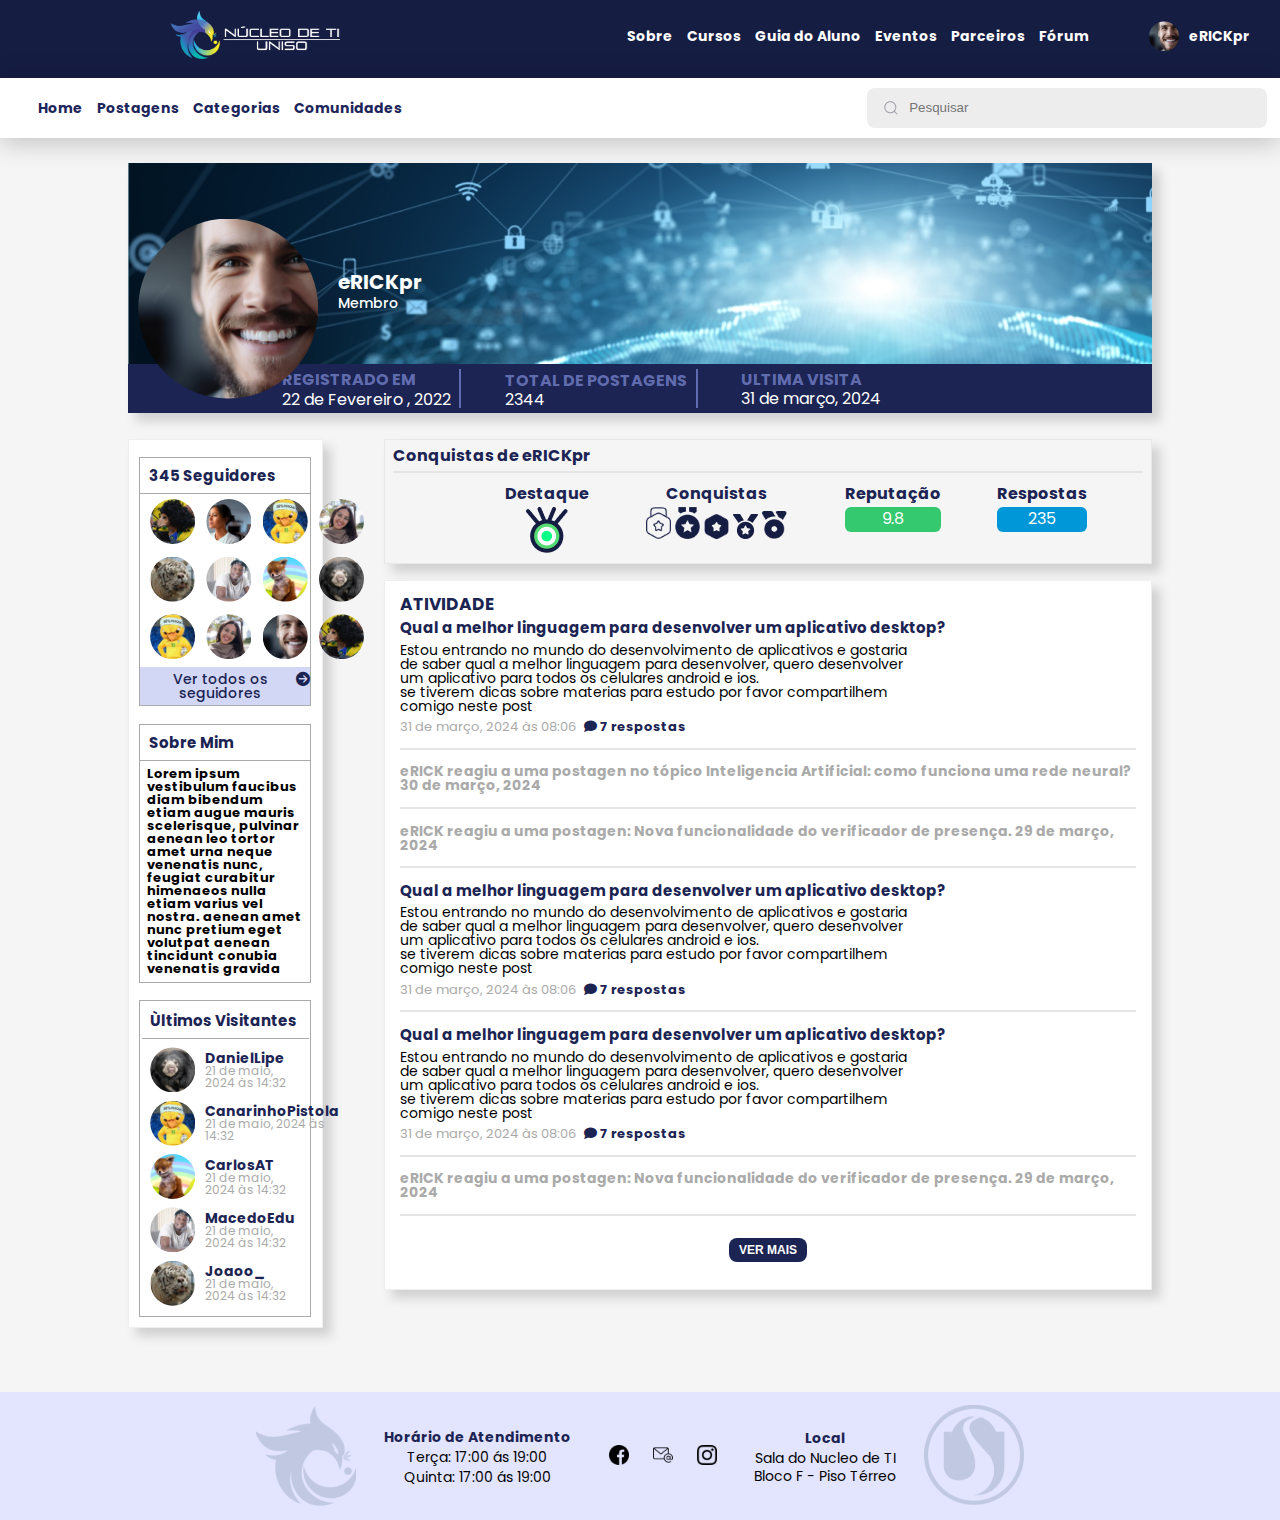
<file: html/perfis/erick.html>
<!DOCTYPE html>
<html lang="pt-br">
<head>
    <meta charset="UTF-8">
    <meta name="viewport" content="width=device-width, initial-scale=1.0">
    <link rel="stylesheet" href="/css/globalCSS/reset.css">
    <link rel="stylesheet" href="/css/globalCSS/header.css">
    <link rel="stylesheet" href="/css/globalCSS/footer.css">
    <link rel="stylesheet" href="/css/loadingAnimation.css">
    <link rel="stylesheet" href="/css/perfil.css">

    <link rel="stylesheet" href="https://cdnjs.cloudflare.com/ajax/libs/font-awesome/6.5.2/css/all.min.css">
    <link rel="preconnect" href="https://fonts.googleapis.com">
    <link rel="preconnect" href="https://fonts.gstatic.com" crossorigin>
    <link href="https://fonts.googleapis.com/css2?family=Poppins:ital,wght@0,100;0,200;0,300;0,400;0,500;0,600;0,700;0,800;0,900;1,100;1,200;1,300;1,400;1,500;1,600;1,700;1,800;1,900&display=swap" rel="stylesheet">
    <link rel="preconnect" href="https://fonts.googleapis.com">
    <link rel="preconnect" href="https://fonts.gstatic.com" crossorigin>
    <link href="https://fonts.googleapis.com/css2?family=Roboto:ital,wght@0,100;0,300;0,400;0,500;0,700;0,900;1,100;1,300;1,400;1,500;1,700;1,900&display=swap" rel="stylesheet">

    <link rel="shortcut icon" href="/assets/logos/logoNucleo.png" type="image/x-icon">
    <title>Núcleo de TI</title>
</head>
<body>
    <header>
        <div id="header">
        <a href="/index.html"><img id="nucleo-img-nav" src="/assets/logos/logoNucleoCText.png" alt="logo do nucleo de T.I."></a>
            <div id="nav-list-home-screen">
                <div>
                    <ul id="nav-list">
                        <li><a href="#">Sobre</a></li>
                        <li><a href="#">Cursos</a></li>
                        <li><a href="#">Guia do Aluno</a></li>
                        <li><a href="#">Eventos</a></li>
                        <li><a href="#">Parceiros</a></li>
                        <li><a href="/html/homeScreenWithLoading.html">Fórum</a></li>
                    </ul>
                </div>
                <div id="user-profile-header">
                    <img src="/assets/fotosPerfis/erick.png" alt="">
                    <a href="/html/perfis/erick.html">eRICKpr</a>
                </div>
            </div>
        </div>

        <div id="sub-header">
            <ul id="sub-header-list">
            <li><a href="/html/homeScreen.html">Home</a></li>
            <li><a href="/html/morePostsScreen.html">Postagens</a></li>
            <li><a href="/html/moreCategoriesScreen.html">Categorias</a></li>
            <li><a href="/html/moreCommunitiesScreen.html">Comunidades</a></li>
            </ul>
            <div class="search-field">
                <svg class="icon" aria-hidden="true" viewBox="0 0 24 24"><g><path d="M21.53 20.47l-3.66-3.66C19.195 15.24 20 13.214 20 11c0-4.97-4.03-9-9-9s-9 4.03-9 9 4.03 9 9 9c2.215 0 4.24-.804 5.808-2.13l3.66 3.66c.147.146.34.22.53.22s.385-.073.53-.22c.295-.293.295-.767.002-1.06zM3.5 11c0-4.135 3.365-7.5 7.5-7.5s7.5 3.365 7.5 7.5-3.365 7.5-7.5 7.5-7.5-3.365-7.5-7.5z"></path></g></svg>
                <input placeholder="Pesquisar" type="search" class="input">
            </div>
        </div>
    </header>

    <main>
        <section id="perfil-header" class="banner-erick">
            <div class="header-perfil-title-content">
                <img src="/assets/fotosPerfis/erick.png" alt="">
                <div class="header-perfil-title">
                    <span class="title">eRICKpr</span>
                    <span class="txt">Membro</span>
                </div>
            </div>
            <div class="header-info">
                <div class="header-info-data-register">
                    <span class="header-info-title">REGISTRADO EM</span>
                    <span class="header-info-txt">22 de Fevereiro , 2022</span>
                </div>
                <div class="header-info-post-total">
                    <span class="header-info-title">TOTAL DE POSTAGENS</span>
                    <span class="header-info-txt">2344</span>
                </div>
                <div class="header-info-last-visit">
                    <span class="header-info-title">ULTIMA VISITA</span>
                    <span class="header-info-txt">31 de março, 2024</span>
                </div>
            </div>
        </section>
        <div id="content-perfil">

            <div id="left-block">
                <section id="followers">
                    <span class="followers-number">345 Seguidores</span>
                    <div class="followers-list">
                        <div class="followers-example">
                            <ul>
                                <li><img src="/assets/fotosPerfis/antonio.png" alt=""></li>
                                <li><img src="/assets/fotosPerfis/sorata.png" alt=""></li>
                                <li><img src="/assets/fotosPerfis/canarinho.png" alt=""></li>
                                <li><img src="/assets/fotosPerfis/jeeh.png" alt=""></li>
                            </ul>
                        </div>
                        <div class="followers-example">
                            <ul>
                                <li><img src="/assets/fotosPerfis/joaoo.png" alt=""></li>
                                <li><img src="/assets/fotosPerfis/macedo.png" alt=""></li>
                                <li><img src="/assets/fotosPerfis/carlos.png" alt=""></li>
                                <li><img src="/assets/fotosPerfis/daniel.png" alt=""></li>
                            </ul>
                        </div>
                        <div class="followers-example">
                            <ul>
                                <li><img src="/assets/fotosPerfis/canarinho.png" alt=""></li>
                                <li><img src="/assets/fotosPerfis/jeeh.png" alt=""></li>
                                <li><img src="/assets/fotosPerfis/erick.png" alt=""></li>
                                <li><img src="/assets/fotosPerfis/antonio.png" alt=""></li>
                            </ul>
                        </div>
                    </div>
                    <div class="more-follower">
                        <span>Ver todos os seguidores</span>
                        <i class="fa fa-arrow-circle-right" aria-hidden="true"></i>
                    </div>
                </section>

                <section id="followers">
                    <span class="followers-number">Sobre Mim</span>
                    <div class="followers-list">
                        <p>Lorem ipsum vestibulum faucibus diam bibendum etiam augue mauris scelerisque, pulvinar aenean leo tortor amet urna neque venenatis nunc, feugiat curabitur himenaeos nulla etiam varius vel nostra. aenean amet nunc pretium eget volutpat aenean tincidunt conubia venenatis gravida</p>
                    </div>
                </section>

                <section id="last-visits">
                        <span class="last-visits-title">Ùltimos Visitantes</span>
                        <div>
                            <div class="visit-example">
                                <img src="/assets/fotosPerfis/daniel.png" alt="">
                                <div class="visit-txt">
                                    <span class="visit-txt-title">DanielLipe</span>
                                    <span class="visit-txt-data">21 de maio, 2024 às 14:32</span>
                                </div>
                            </div>
                            <div class="visit-example">
                                <img src="/assets/fotosPerfis/canarinho.png" alt="">
                                <div class="visit-txt">
                                    <span class="visit-txt-title">CanarinhoPistola</span>
                                    <span class="visit-txt-data">21 de maio, 2024 às 14:32</span>
                                </div>
                            </div>
                            <div class="visit-example">
                                <img src="/assets/fotosPerfis/carlos.png" alt="">
                                <div class="visit-txt">
                                    <span class="visit-txt-title">CarlosAT</span>
                                    <span class="visit-txt-data">21 de maio, 2024 às 14:32</span>
                                </div>
                            </div>
                            <div class="visit-example">
                                <img src="/assets/fotosPerfis/macedo.png" alt="">
                                <div class="visit-txt">
                                    <span class="visit-txt-title">MacedoEdu</span>
                                    <span class="visit-txt-data">21 de maio, 2024 às 14:32</span>
                                </div>
                            </div>
                            <div class="visit-example">
                                <img src="/assets/fotosPerfis/joaoo.png" alt="">
                                <div class="visit-txt">
                                    <span class="visit-txt-title">Joaoo_</span>
                                    <span class="visit-txt-data">21 de maio, 2024 às 14:32</span>
                                </div>
                            </div>
                        </div>

                        
                </section>

            </div>

            <div id="right-block">
                <section id="medals">
                    <span class="medals-title">Conquistas de eRICKpr</span>
                    <hr size="2" color="#e5e5e5" style="margin: 1% 0;">
                    <div class="medals-content">
                        <div class="destaque">
                            <span class="title">Destaque</span>
                            <div>
                            <img src="/assets/medals/destaquqe.png" alt="">
                            </div>
                        </div>
                        <div class="medals">
                            <span class="title">Conquistas</span>
                            <div>
                                <img src="/assets/medals/Group-1.png" alt="">
                                <img src="/assets/medals/Vector-1.png" alt="">
                                <img src="/assets/medals/Vector-2.png" alt="">
                                <img src="/assets/medals/Vector-3.png" alt="">
                                <img src="/assets/medals/Vector-4.png" alt="">
                            </div>
                        </div>
                        <div class="rank">
                            <div class="reputation">
                                <span class="title">Reputação</span>
                                <span class="reputation-number">9.8</span>
                            </div>
                            <div class="answer">
                                <span class="title">Respostas</span>
                                <span class="answer-number">235</span>
                            </div>
                        </div>
                    </div>
                </section>
                <section id="ativity">
                    <span class="title-section">ATIVIDADE</span>
                    <div class="content-section">
                        <span class="post-title">Qual a melhor linguagem para desenvolver um aplicativo desktop?</span>
                        <span class="post-txt">Estou entrando no mundo do desenvolvimento de aplicativos e gostaria de saber qual a melhor linguagem para desenvolver, quero desenvolver um aplicativo para todos os celulares android e ios.<br>se tiverem dicas sobre materias para estudo por favor compartilhem comigo neste post</span>
                        <div class="post-data-field">
                            <span class="post-data">31 de março, 2024 às 08:06</span>
                            <div class="answer-number-title">
                                <i class="fa fa-comment" aria-hidden="true"></i>
                                <span>7 respostas</span>
                            </div>
                        </div>
                        <hr size="2" color="#e5e5e5" style="margin: 1% 0;">

                        <span class="post-reaction">eRICK reagiu  a uma postagen no tópico Inteligencia Artificial: como funciona uma rede neural? 30 de março, 2024</span>
                        <hr size="2" color="#e5e5e5" style="margin: 1% 0;">

                        <span class="post-reaction">eRICK reagiu  a uma postagen:  Nova funcionalidade do verificador de presença. 29 de março, 2024</span>
                        <hr size="2" color="#e5e5e5" style="margin: 1% 0;">

                        <span class="post-title">Qual a melhor linguagem para desenvolver um aplicativo desktop?</span>
                        <span class="post-txt">Estou entrando no mundo do desenvolvimento de aplicativos e gostaria de saber qual a melhor linguagem para desenvolver, quero desenvolver um aplicativo para todos os celulares android e ios.<br>se tiverem dicas sobre materias para estudo por favor compartilhem comigo neste post</span>
                        <div class="post-data-field">
                            <span class="post-data">31 de março, 2024 às 08:06</span>
                            <div class="answer-number-title">
                                <i class="fa fa-comment" aria-hidden="true"></i>
                                <span>7 respostas</span>
                            </div>
                        </div>
                        <hr size="2" color="#e5e5e5" style="margin: 1% 0;">

                        <span class="post-title">Qual a melhor linguagem para desenvolver um aplicativo desktop?</span>
                        <span class="post-txt">Estou entrando no mundo do desenvolvimento de aplicativos e gostaria de saber qual a melhor linguagem para desenvolver, quero desenvolver um aplicativo para todos os celulares android e ios.<br>se tiverem dicas sobre materias para estudo por favor compartilhem comigo neste post</span>
                        <div class="post-data-field">
                            <span class="post-data">31 de março, 2024 às 08:06</span>
                            <div class="answer-number-title">
                                <i class="fa fa-comment" aria-hidden="true"></i>
                                <span>7 respostas</span>
                            </div>
                        </div>
                        <hr size="2" color="#e5e5e5" style="margin: 1% 0;">

                        <span class="post-reaction">eRICK reagiu  a uma postagen:  Nova funcionalidade do verificador de presença. 29 de março, 2024</span>
                        <hr size="2" color="#e5e5e5" style="margin: 1% 0;">

                        <div class="button-more">
                            <a href="#"><button class="view-more-button">Ver Mais</button></a>
                        </div>

                    </div>
                </section>
            </div>
        </div>
    </main>

    <footer>
        <div class="footer-container">
        <img id="logo-nucleo" src="/assets/logos/LogoNucleoPurple.png" alt="logo do nucleo de TI">
        <div class="text-block">
            <h2>Horário de Atendimento</h2>
            <p>Terça: 17:00 ás 19:00</p>
            <p>Quinta: 17:00 ás 19:00</p>
        </div>

        <div class="social-media-footer">
            <img src="/assets/icons/facebookIcon.png" alt="icone do facebook">
            <img src="/assets/icons/emailIcon.png" alt="icone do email">
            <img src="/assets/icons/instagramIcon.png" alt="icone do instagram">
        </div>

        <div class="text-block">
            <h2>Local</h2>
            <p>Sala do Nucleo de TI</p>
            <p>Bloco F - Piso Térreo</p>
        </div>

        <div>
            <img  id="logo-uniso" src="/assets/logos/logoUnisoIconPurple.png" alt=" logo da uniso">
        </div>
        </div>
    </footer>
    

    <script src="/js/navDivs.js"></script>
    <script>trocarDivs('nav-comment-btn','popup-post-erick','popup-comment-erick')</script>
    <script>trocarDivs('nav-post-btn','popup-comment-erick','popup-post-erick')</script>
    <script>trocarDivs('nav-comment-btn-2','popup-post-erick-2','popup-comment-erick-2')</script>
    <script>trocarDivs('nav-post-btn-2','popup-comment-erick-2','popup-post-erick-2')</script>
    

    <script>trocarDivs('nav-comment-btn-macedoedu','popup-post-macedoedu','popup-comment-macedoedu')</script>
    <script>trocarDivs('nav-post-btn-macedoedu','popup-comment-macedoedu','popup-post-macedoedu')</script>
    <script>trocarDivs('nav-comment-btn-macedoedu-2','popup-post-macedoedu-2','popup-comment-macedoedu-2')</script>
    <script>trocarDivs('nav-post-btn-macedoedu-2','popup-comment-macedoedu-2','popup-post-macedoedu-2')</script>
    

    <script>trocarDivs('nav-comment-btn-jeeh','popup-post-jeeh','popup-comment-jeeh')</script>
    <script>trocarDivs('nav-post-btn-jeeh','popup-comment-jeeh','popup-post-jeeh')</script>
    <script>trocarDivs('nav-comment-btn-jeeh-2','popup-post-jeeh-2','popup-comment-jeeh-2')</script>
    <script>trocarDivs('nav-post-btn-jeeh-2','popup-comment-jeeh-2','popup-post-jeeh-2')</script>
    

    <script>trocarDivs('nav-comment-btn-sorata','popup-post-sorata','popup-comment-sorata')</script>
    <script>trocarDivs('nav-post-btn-sorata','popup-comment-sorata','popup-post-sorata')</script>
    <script>trocarDivs('nav-comment-btn-sorata-2','popup-post-sorata-2','popup-comment-sorata-2')</script>
    <script>trocarDivs('nav-post-btn-sorata-2','popup-comment-sorata-2','popup-post-sorata-2')</script>
    
</body>
</html>
</file>
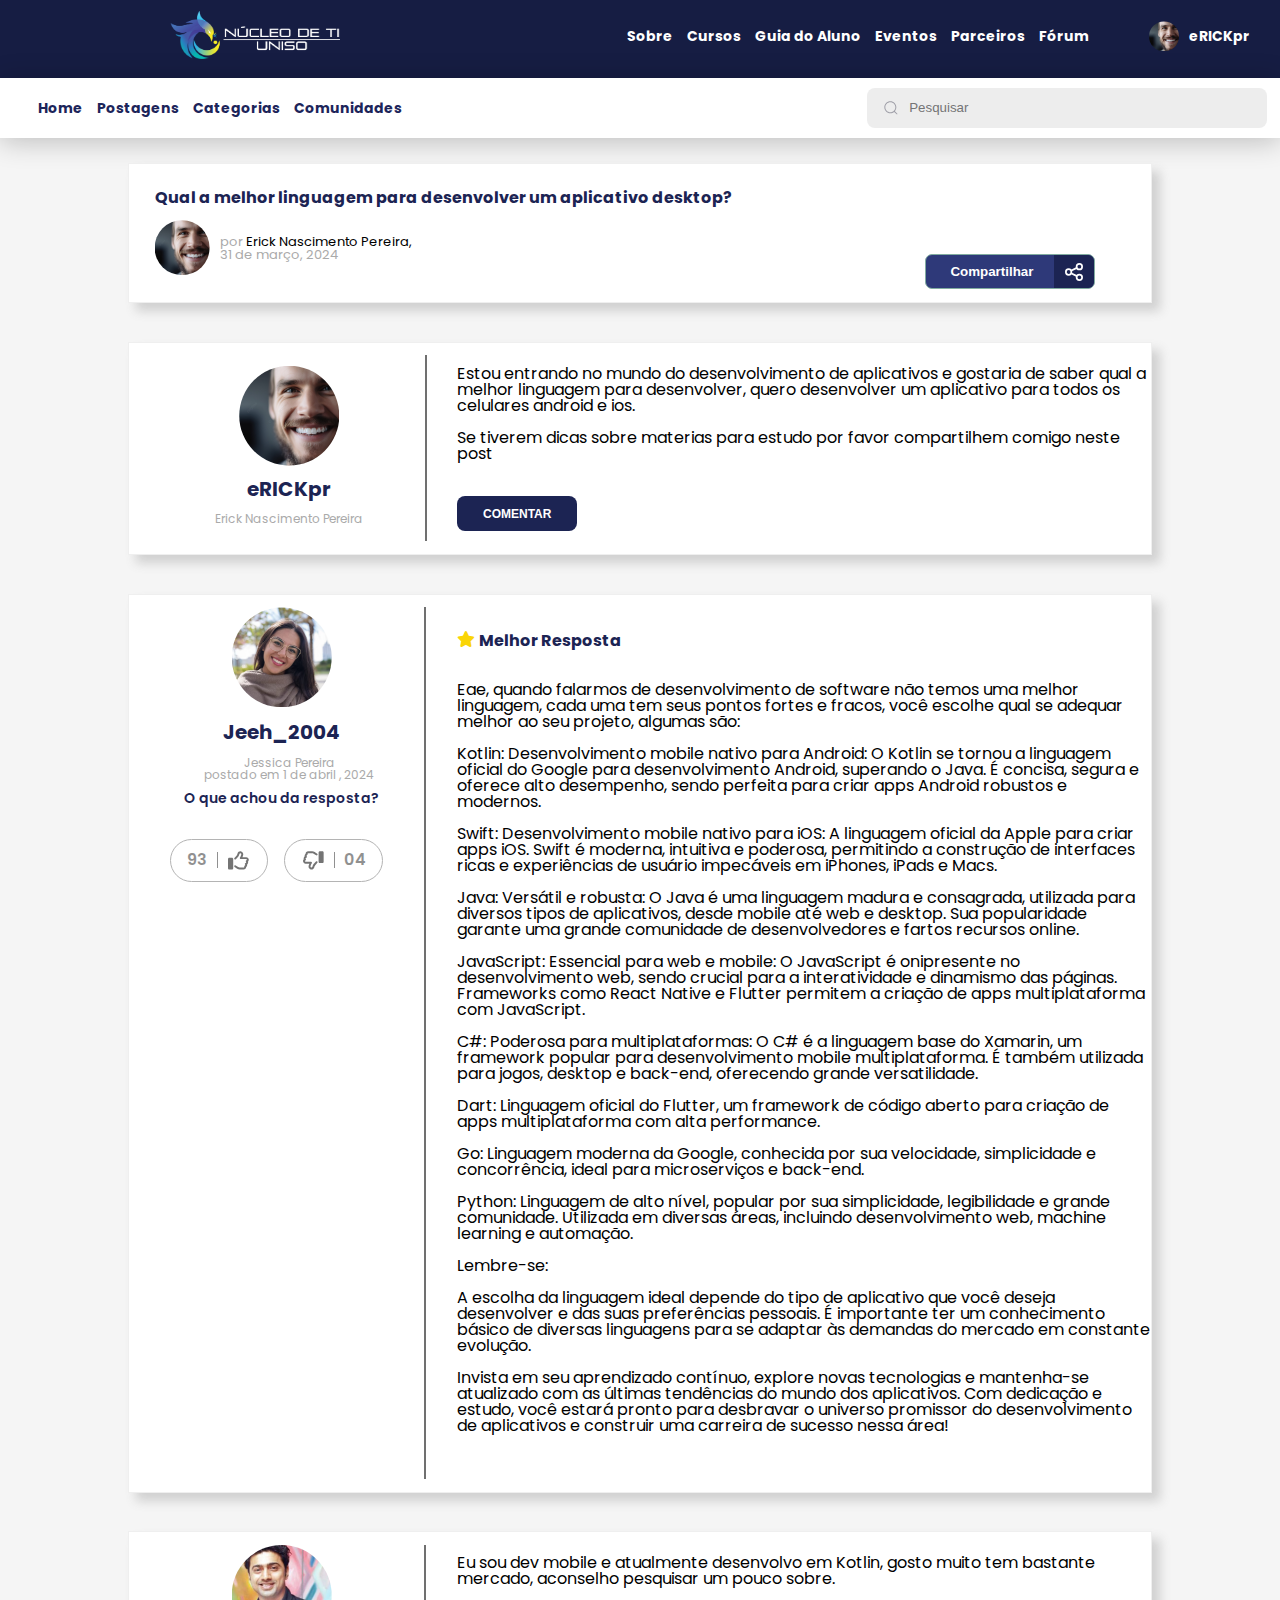
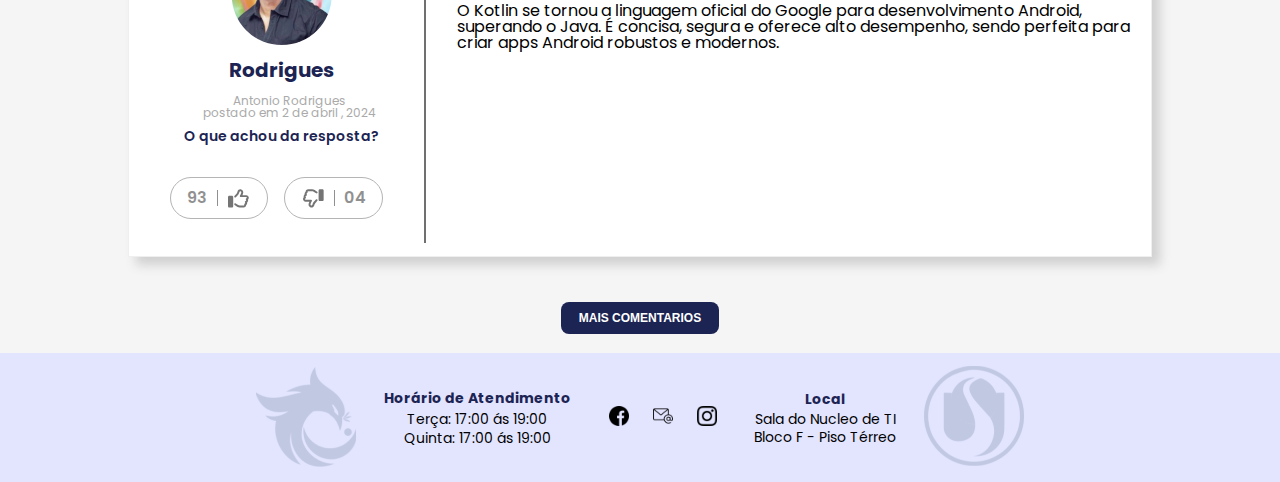
<file: html/postagens/postErick.html>
<!DOCTYPE html>
<html lang="pt-br">
<head>
    <meta charset="UTF-8">
    <meta name="viewport" content="width=device-width, initial-scale=1.0">
    <link rel="stylesheet" href="/css/globalCSS/reset.css">
    <link rel="stylesheet" href="/css/globalCSS/header.css">
    <link rel="stylesheet" href="/css/globalCSS/footer.css">
    <link rel="stylesheet" href="/css/loadingAnimation.css">
    <link rel="stylesheet" href="/css/postagens.css">
    <link rel="stylesheet" href="/css/avaliationButtons.css">
    <link rel="stylesheet" href="/css/shareButton.css">

    <link rel="stylesheet" href="https://cdnjs.cloudflare.com/ajax/libs/font-awesome/6.4.2/css/all.min.css">
    <link rel="preconnect" href="https://fonts.googleapis.com">
    <link rel="preconnect" href="https://fonts.gstatic.com" crossorigin>
    <link href="https://fonts.googleapis.com/css2?family=Poppins:ital,wght@0,100;0,200;0,300;0,400;0,500;0,600;0,700;0,800;0,900;1,100;1,200;1,300;1,400;1,500;1,600;1,700;1,800;1,900&display=swap" rel="stylesheet">
    <link rel="preconnect" href="https://fonts.googleapis.com">
    <link rel="preconnect" href="https://fonts.gstatic.com" crossorigin>
    <link href="https://fonts.googleapis.com/css2?family=Roboto:ital,wght@0,100;0,300;0,400;0,500;0,700;0,900;1,100;1,300;1,400;1,500;1,700;1,900&display=swap" rel="stylesheet">

    <link rel="shortcut icon" href="/assets/logos/logoNucleo.png" type="image/x-icon">
    <title>Núcleo de TI</title>
</head>
<body>
    <header>
        <div id="header">
        <a href="/index.html"><img id="nucleo-img-nav" src="/assets/logos/logoNucleoCText.png" alt="logo do nucleo de T.I."></a>
            <div id="nav-list-home-screen">
                <div>
                    <ul id="nav-list">
                        <li><a href="#">Sobre</a></li>
                        <li><a href="#">Cursos</a></li>
                        <li><a href="#">Guia do Aluno</a></li>
                        <li><a href="#">Eventos</a></li>
                        <li><a href="#">Parceiros</a></li>
                        <li><a href="/html/homeScreenWithLoading.html">Fórum</a></li>
                    </ul>
                </div>
                <div id="user-profile-header">
                    <img src="/assets/fotosPerfis/erick.png" alt="">
                    <a href="#">eRICKpr</a>
                </div>
            </div>
        </div>

        <div id="sub-header">
            <ul id="sub-header-list">
            <li><a href="/html/homeScreen.html">Home</a></li>
            <li><a href="/html/morePostsScreen.html">Postagens</a></li>
            <li><a href="/html/moreCategoriesScreen.html">Categorias</a></li>
            <li><a href="/html/moreCommunitiesScreen.html">Comunidades</a></li>
            </ul>
            <div class="search-field">
                <svg class="icon" aria-hidden="true" viewBox="0 0 24 24"><g><path d="M21.53 20.47l-3.66-3.66C19.195 15.24 20 13.214 20 11c0-4.97-4.03-9-9-9s-9 4.03-9 9 4.03 9 9 9c2.215 0 4.24-.804 5.808-2.13l3.66 3.66c.147.146.34.22.53.22s.385-.073.53-.22c.295-.293.295-.767.002-1.06zM3.5 11c0-4.135 3.365-7.5 7.5-7.5s7.5 3.365 7.5 7.5-3.365 7.5-7.5 7.5-7.5-3.365-7.5-7.5z"></path></g></svg>
                <input placeholder="Pesquisar" type="search" class="input">
            </div>
        </div>
    </header>

    <main>
        <section id="post-header">
            <h1>Qual a melhor linguagem para desenvolver um aplicativo desktop?</h1>
            <div class="perfil-content">
                <img src="/assets/fotosPerfis/erick.png" alt="">
                <div class="perfil-txt">
                    <span>por <span class="txt-bold">Erick Nascimento Pereira,</span></span>
                    <span>31 de março, 2024</span>
                </div>
                <div class="perfil-buttons">
                    <div id="share-button">
                        <button type="button" class="share-button">
                            <span class="button__text">Compartilhar</span>
                            <span class="button__icon">
                            <svg xmlns="http://www.w3.org/2000/svg" fill="none" viewBox="0 0 134 134" class="svg">
                                <circle
                                  stroke-width="13"
                                  stroke="white"
                                  r="20.5"
                                  cy="27"
                                  cx="107"
                                ></circle>
                                <circle
                                  stroke-width="13"
                                  stroke="white"
                                  r="20.5"
                                  cy="107"
                                  cx="107"
                                ></circle>
                                <circle
                                  stroke-width="13"
                                  stroke="white"
                                  r="20.5"
                                  cy="67"
                                  cx="27"
                                ></circle>
                                <line
                                  stroke-width="13"
                                  stroke="white"
                                  y2="36.1862"
                                  x2="88.0931"
                                  y1="56.1862"
                                  x1="48.0931"
                                ></line>
                                <line
                                  stroke-width="13"
                                  stroke="white"
                                  y2="97.6221"
                                  x2="89.0893"
                                  y1="78.1486"
                                  x1="48.8304"
                                ></line>
                              </svg>
                            </span>
                          </button>
                    </div>
                    <!-- <div id="follow-button">
                        <span>seguidores</span>
                        <span class="follow-number">473</span>
                    </div> -->
                </div>
            </div>  
        </section>

        <section id="post-about">
            <div class="perfil-field">
                <img src="/assets/fotosPerfis/erick.png" alt="">
                <h2>eRICKpr</h2>
                <span>Erick Nascimento Pereira</span>
            </div>
            <div class="perfil-txt">
                <p>Estou entrando no mundo do desenvolvimento de aplicativos e gostaria de saber qual a melhor linguagem para desenvolver, quero desenvolver um aplicativo para todos os celulares android e ios.<br><br>Se tiverem dicas sobre materias para estudo por favor compartilhem comigo neste post</p>
                <button>comentar</button>
            </div>
        </section>

        <section id="post-answer">
            <div class="perfil-field">
                <img src="/assets/fotosPerfis/jeeh.png" alt="">
                <h2>Jeeh_2004</h2>
                <span class="authors-name">Jessica Pereira</span>
                <span class="data-txt">postado em  1 de abril , 2024</span>
                <span class="avaliation-button-txt">O que achou da resposta?</span>
                <div class="avaliation-buttons">
                    <div class="like-dislike-container">		
                        <div class="icons-box">
                            <div class="icons">
                                <label class="btn-label" for="like-checkbox">
                                    <span class="like-text-content">93</span>
                                    <input class="input-box" id="like-checkbox" type="checkbox">
                                    <svg class="svgs" id="icon-like-solid" xmlns="http://www.w3.org/2000/svg" viewBox="0 0 512 512"><path d="M313.4 32.9c26 5.2 42.9 30.5 37.7 56.5l-2.3 11.4c-5.3 26.7-15.1 52.1-28.8 75.2H464c26.5 0 48 21.5 48 48c0 18.5-10.5 34.6-25.9 42.6C497 275.4 504 288.9 504 304c0 23.4-16.8 42.9-38.9 47.1c4.4 7.3 6.9 15.8 6.9 24.9c0 21.3-13.9 39.4-33.1 45.6c.7 3.3 1.1 6.8 1.1 10.4c0 26.5-21.5 48-48 48H294.5c-19 0-37.5-5.6-53.3-16.1l-38.5-25.7C176 420.4 160 390.4 160 358.3V320 272 247.1c0-29.2 13.3-56.7 36-75l7.4-5.9c26.5-21.2 44.6-51 51.2-84.2l2.3-11.4c5.2-26 30.5-42.9 56.5-37.7zM32 192H96c17.7 0 32 14.3 32 32V448c0 17.7-14.3 32-32 32H32c-17.7 0-32-14.3-32-32V224c0-17.7 14.3-32 32-32z"></path></svg>
                                    <svg class="svgs" id="icon-like-regular" xmlns="http://www.w3.org/2000/svg" viewBox="0 0 512 512"><path d="M323.8 34.8c-38.2-10.9-78.1 11.2-89 49.4l-5.7 20c-3.7 13-10.4 25-19.5 35l-51.3 56.4c-8.9 9.8-8.2 25 1.6 33.9s25 8.2 33.9-1.6l51.3-56.4c14.1-15.5 24.4-34 30.1-54.1l5.7-20c3.6-12.7 16.9-20.1 29.7-16.5s20.1 16.9 16.5 29.7l-5.7 20c-5.7 19.9-14.7 38.7-26.6 55.5c-5.2 7.3-5.8 16.9-1.7 24.9s12.3 13 21.3 13L448 224c8.8 0 16 7.2 16 16c0 6.8-4.3 12.7-10.4 15c-7.4 2.8-13 9-14.9 16.7s.1 15.8 5.3 21.7c2.5 2.8 4 6.5 4 10.6c0 7.8-5.6 14.3-13 15.7c-8.2 1.6-15.1 7.3-18 15.1s-1.6 16.7 3.6 23.3c2.1 2.7 3.4 6.1 3.4 9.9c0 6.7-4.2 12.6-10.2 14.9c-11.5 4.5-17.7 16.9-14.4 28.8c.4 1.3 .6 2.8 .6 4.3c0 8.8-7.2 16-16 16H286.5c-12.6 0-25-3.7-35.5-10.7l-61.7-41.1c-11-7.4-25.9-4.4-33.3 6.7s-4.4 25.9 6.7 33.3l61.7 41.1c18.4 12.3 40 18.8 62.1 18.8H384c34.7 0 62.9-27.6 64-62c14.6-11.7 24-29.7 24-50c0-4.5-.5-8.8-1.3-13c15.4-11.7 25.3-30.2 25.3-51c0-6.5-1-12.8-2.8-18.7C504.8 273.7 512 257.7 512 240c0-35.3-28.6-64-64-64l-92.3 0c4.7-10.4 8.7-21.2 11.8-32.2l5.7-20c10.9-38.2-11.2-78.1-49.4-89zM32 192c-17.7 0-32 14.3-32 32V448c0 17.7 14.3 32 32 32H96c17.7 0 32-14.3 32-32V224c0-17.7-14.3-32-32-32H32z"></path></svg>
                                    <div class="fireworks">
                                        <div class="checked-like-fx"></div>
                                    </div>
                                </label>
                            </div>
                            <div class="icons">
                                <label class="btn-label" for="dislike-checkbox">
                                    <input class="input-box" id="dislike-checkbox" type="checkbox">
                                    <div class="fireworks">
                                        <div class="checked-dislike-fx"></div>
                                    </div>
                                    <svg class="svgs" id="icon-dislike-solid" xmlns="http://www.w3.org/2000/svg" viewBox="0 0 512 512"><path d="M313.4 32.9c26 5.2 42.9 30.5 37.7 56.5l-2.3 11.4c-5.3 26.7-15.1 52.1-28.8 75.2H464c26.5 0 48 21.5 48 48c0 18.5-10.5 34.6-25.9 42.6C497 275.4 504 288.9 504 304c0 23.4-16.8 42.9-38.9 47.1c4.4 7.3 6.9 15.8 6.9 24.9c0 21.3-13.9 39.4-33.1 45.6c.7 3.3 1.1 6.8 1.1 10.4c0 26.5-21.5 48-48 48H294.5c-19 0-37.5-5.6-53.3-16.1l-38.5-25.7C176 420.4 160 390.4 160 358.3V320 272 247.1c0-29.2 13.3-56.7 36-75l7.4-5.9c26.5-21.2 44.6-51 51.2-84.2l2.3-11.4c5.2-26 30.5-42.9 56.5-37.7zM32 192H96c17.7 0 32 14.3 32 32V448c0 17.7-14.3 32-32 32H32c-17.7 0-32-14.3-32-32V224c0-17.7 14.3-32 32-32z"></path></svg>
                                    <svg class="svgs" id="icon-dislike-regular" xmlns="http://www.w3.org/2000/svg" viewBox="0 0 512 512"><path d="M323.8 34.8c-38.2-10.9-78.1 11.2-89 49.4l-5.7 20c-3.7 13-10.4 25-19.5 35l-51.3 56.4c-8.9 9.8-8.2 25 1.6 33.9s25 8.2 33.9-1.6l51.3-56.4c14.1-15.5 24.4-34 30.1-54.1l5.7-20c3.6-12.7 16.9-20.1 29.7-16.5s20.1 16.9 16.5 29.7l-5.7 20c-5.7 19.9-14.7 38.7-26.6 55.5c-5.2 7.3-5.8 16.9-1.7 24.9s12.3 13 21.3 13L448 224c8.8 0 16 7.2 16 16c0 6.8-4.3 12.7-10.4 15c-7.4 2.8-13 9-14.9 16.7s.1 15.8 5.3 21.7c2.5 2.8 4 6.5 4 10.6c0 7.8-5.6 14.3-13 15.7c-8.2 1.6-15.1 7.3-18 15.1s-1.6 16.7 3.6 23.3c2.1 2.7 3.4 6.1 3.4 9.9c0 6.7-4.2 12.6-10.2 14.9c-11.5 4.5-17.7 16.9-14.4 28.8c.4 1.3 .6 2.8 .6 4.3c0 8.8-7.2 16-16 16H286.5c-12.6 0-25-3.7-35.5-10.7l-61.7-41.1c-11-7.4-25.9-4.4-33.3 6.7s-4.4 25.9 6.7 33.3l61.7 41.1c18.4 12.3 40 18.8 62.1 18.8H384c34.7 0 62.9-27.6 64-62c14.6-11.7 24-29.7 24-50c0-4.5-.5-8.8-1.3-13c15.4-11.7 25.3-30.2 25.3-51c0-6.5-1-12.8-2.8-18.7C504.8 273.7 512 257.7 512 240c0-35.3-28.6-64-64-64l-92.3 0c4.7-10.4 8.7-21.2 11.8-32.2l5.7-20c10.9-38.2-11.2-78.1-49.4-89zM32 192c-17.7 0-32 14.3-32 32V448c0 17.7 14.3 32 32 32H96c17.7 0 32-14.3 32-32V224c0-17.7-14.3-32-32-32H32z"></path></svg>
                                    <span class="dislike-text-content">04</span>
                                </label>
                            </div>
                        </div>
                    </div>
                </div>
            </div>
            <div class="perfil-txt">
                <div class="best-answer">
                    <i class="fa fa-star" aria-hidden="true"></i>
                    <span class="best-txt">Melhor Resposta</span>
                </div>
                <p>Eae, quando falarmos de desenvolvimento de software não temos uma melhor linguagem, cada uma tem seus pontos fortes e fracos, você escolhe qual se adequar melhor ao seu projeto, algumas são:<br><br>

                    Kotlin:
                    Desenvolvimento mobile nativo para Android: O Kotlin se tornou a linguagem oficial do Google para desenvolvimento Android, superando o Java. É concisa, segura e oferece alto desempenho, sendo perfeita para criar apps Android robustos e modernos.<br><br>
                    Swift:
                    Desenvolvimento mobile nativo para iOS: A linguagem oficial da Apple para criar apps iOS. Swift é moderna, intuitiva e poderosa, permitindo a construção de interfaces ricas e experiências de usuário impecáveis em iPhones, iPads e Macs.<br><br>
                    Java:
                    Versátil e robusta: O Java é uma linguagem madura e consagrada, utilizada para diversos tipos de aplicativos, desde mobile até web e desktop. Sua popularidade garante uma grande comunidade de desenvolvedores e fartos recursos online.<br><br>
                    JavaScript:
                    Essencial para web e mobile: O JavaScript é onipresente no desenvolvimento web, sendo crucial para a interatividade e dinamismo das páginas. Frameworks como React Native e Flutter permitem a criação de apps multiplataforma com JavaScript.<br><br>
                    C#:
                    Poderosa para multiplataformas: O C# é a linguagem base do Xamarin, um framework popular para desenvolvimento mobile multiplataforma. É também utilizada para jogos, desktop e back-end, oferecendo grande versatilidade.<br><br>
        
                    Dart: Linguagem oficial do Flutter, um framework de código aberto para criação de apps multiplataforma com alta performance.<br><br>
                    Go: Linguagem moderna da Google, conhecida por sua velocidade, simplicidade e concorrência, ideal para microserviços e back-end.<br><br>
                    Python: Linguagem de alto nível, popular por sua simplicidade, legibilidade e grande comunidade. Utilizada em diversas áreas, incluindo desenvolvimento web, machine learning e automação.<br><br>
                    Lembre-se:<br><br>
                    A escolha da linguagem ideal depende do tipo de aplicativo que você deseja desenvolver e das suas preferências pessoais.
                    É importante ter um conhecimento básico de diversas linguagens para se adaptar às demandas do mercado em constante evolução.<br><br>
                    Invista em seu aprendizado contínuo, explore novas tecnologias e mantenha-se atualizado com as últimas tendências do mundo dos aplicativos.
                    Com dedicação e estudo, você estará pronto para desbravar o universo promissor do desenvolvimento de aplicativos e construir uma carreira de sucesso nessa área!</p>
            </div>
        </section>

        <section id="post-answer">
            <div class="perfil-field">
                <img src="/assets/fotosPerfis/rodrigues.png" alt="">
                <h2>Rodrigues</h2>
                <span class="authors-name">Antonio Rodrigues</span>
                <span class="data-txt">postado em  2 de abril , 2024</span>
                <span class="avaliation-button-txt">O que achou da resposta?</span>
                <div class="avaliation-buttons">
                    <div class="like-dislike-container">
                        <div class="icons-box">
                            <div class="icons">
                                <label class="btn-label" for="like-checkbox">
                                    <span class="like-text-content">93</span>
                                    <input class="input-box" id="like-checkbox" type="checkbox">
                                    <svg class="svgs" id="icon-like-solid" xmlns="http://www.w3.org/2000/svg" viewBox="0 0 512 512"><path d="M313.4 32.9c26 5.2 42.9 30.5 37.7 56.5l-2.3 11.4c-5.3 26.7-15.1 52.1-28.8 75.2H464c26.5 0 48 21.5 48 48c0 18.5-10.5 34.6-25.9 42.6C497 275.4 504 288.9 504 304c0 23.4-16.8 42.9-38.9 47.1c4.4 7.3 6.9 15.8 6.9 24.9c0 21.3-13.9 39.4-33.1 45.6c.7 3.3 1.1 6.8 1.1 10.4c0 26.5-21.5 48-48 48H294.5c-19 0-37.5-5.6-53.3-16.1l-38.5-25.7C176 420.4 160 390.4 160 358.3V320 272 247.1c0-29.2 13.3-56.7 36-75l7.4-5.9c26.5-21.2 44.6-51 51.2-84.2l2.3-11.4c5.2-26 30.5-42.9 56.5-37.7zM32 192H96c17.7 0 32 14.3 32 32V448c0 17.7-14.3 32-32 32H32c-17.7 0-32-14.3-32-32V224c0-17.7 14.3-32 32-32z"></path></svg>
                                    <svg class="svgs" id="icon-like-regular" xmlns="http://www.w3.org/2000/svg" viewBox="0 0 512 512"><path d="M323.8 34.8c-38.2-10.9-78.1 11.2-89 49.4l-5.7 20c-3.7 13-10.4 25-19.5 35l-51.3 56.4c-8.9 9.8-8.2 25 1.6 33.9s25 8.2 33.9-1.6l51.3-56.4c14.1-15.5 24.4-34 30.1-54.1l5.7-20c3.6-12.7 16.9-20.1 29.7-16.5s20.1 16.9 16.5 29.7l-5.7 20c-5.7 19.9-14.7 38.7-26.6 55.5c-5.2 7.3-5.8 16.9-1.7 24.9s12.3 13 21.3 13L448 224c8.8 0 16 7.2 16 16c0 6.8-4.3 12.7-10.4 15c-7.4 2.8-13 9-14.9 16.7s.1 15.8 5.3 21.7c2.5 2.8 4 6.5 4 10.6c0 7.8-5.6 14.3-13 15.7c-8.2 1.6-15.1 7.3-18 15.1s-1.6 16.7 3.6 23.3c2.1 2.7 3.4 6.1 3.4 9.9c0 6.7-4.2 12.6-10.2 14.9c-11.5 4.5-17.7 16.9-14.4 28.8c.4 1.3 .6 2.8 .6 4.3c0 8.8-7.2 16-16 16H286.5c-12.6 0-25-3.7-35.5-10.7l-61.7-41.1c-11-7.4-25.9-4.4-33.3 6.7s-4.4 25.9 6.7 33.3l61.7 41.1c18.4 12.3 40 18.8 62.1 18.8H384c34.7 0 62.9-27.6 64-62c14.6-11.7 24-29.7 24-50c0-4.5-.5-8.8-1.3-13c15.4-11.7 25.3-30.2 25.3-51c0-6.5-1-12.8-2.8-18.7C504.8 273.7 512 257.7 512 240c0-35.3-28.6-64-64-64l-92.3 0c4.7-10.4 8.7-21.2 11.8-32.2l5.7-20c10.9-38.2-11.2-78.1-49.4-89zM32 192c-17.7 0-32 14.3-32 32V448c0 17.7 14.3 32 32 32H96c17.7 0 32-14.3 32-32V224c0-17.7-14.3-32-32-32H32z"></path></svg>
                                    <div class="fireworks">
                                        <div class="checked-like-fx"></div>
                                    </div>
                                </label>
                            </div>
                            <div class="icons">
                                <label class="btn-label" for="dislike-checkbox">
                                    <input class="input-box" id="dislike-checkbox" type="checkbox">
                                    <div class="fireworks">
                                        <div class="checked-dislike-fx"></div>
                                    </div>
                                    <svg class="svgs" id="icon-dislike-solid" xmlns="http://www.w3.org/2000/svg" viewBox="0 0 512 512"><path d="M313.4 32.9c26 5.2 42.9 30.5 37.7 56.5l-2.3 11.4c-5.3 26.7-15.1 52.1-28.8 75.2H464c26.5 0 48 21.5 48 48c0 18.5-10.5 34.6-25.9 42.6C497 275.4 504 288.9 504 304c0 23.4-16.8 42.9-38.9 47.1c4.4 7.3 6.9 15.8 6.9 24.9c0 21.3-13.9 39.4-33.1 45.6c.7 3.3 1.1 6.8 1.1 10.4c0 26.5-21.5 48-48 48H294.5c-19 0-37.5-5.6-53.3-16.1l-38.5-25.7C176 420.4 160 390.4 160 358.3V320 272 247.1c0-29.2 13.3-56.7 36-75l7.4-5.9c26.5-21.2 44.6-51 51.2-84.2l2.3-11.4c5.2-26 30.5-42.9 56.5-37.7zM32 192H96c17.7 0 32 14.3 32 32V448c0 17.7-14.3 32-32 32H32c-17.7 0-32-14.3-32-32V224c0-17.7 14.3-32 32-32z"></path></svg>
                                    <svg class="svgs" id="icon-dislike-regular" xmlns="http://www.w3.org/2000/svg" viewBox="0 0 512 512"><path d="M323.8 34.8c-38.2-10.9-78.1 11.2-89 49.4l-5.7 20c-3.7 13-10.4 25-19.5 35l-51.3 56.4c-8.9 9.8-8.2 25 1.6 33.9s25 8.2 33.9-1.6l51.3-56.4c14.1-15.5 24.4-34 30.1-54.1l5.7-20c3.6-12.7 16.9-20.1 29.7-16.5s20.1 16.9 16.5 29.7l-5.7 20c-5.7 19.9-14.7 38.7-26.6 55.5c-5.2 7.3-5.8 16.9-1.7 24.9s12.3 13 21.3 13L448 224c8.8 0 16 7.2 16 16c0 6.8-4.3 12.7-10.4 15c-7.4 2.8-13 9-14.9 16.7s.1 15.8 5.3 21.7c2.5 2.8 4 6.5 4 10.6c0 7.8-5.6 14.3-13 15.7c-8.2 1.6-15.1 7.3-18 15.1s-1.6 16.7 3.6 23.3c2.1 2.7 3.4 6.1 3.4 9.9c0 6.7-4.2 12.6-10.2 14.9c-11.5 4.5-17.7 16.9-14.4 28.8c.4 1.3 .6 2.8 .6 4.3c0 8.8-7.2 16-16 16H286.5c-12.6 0-25-3.7-35.5-10.7l-61.7-41.1c-11-7.4-25.9-4.4-33.3 6.7s-4.4 25.9 6.7 33.3l61.7 41.1c18.4 12.3 40 18.8 62.1 18.8H384c34.7 0 62.9-27.6 64-62c14.6-11.7 24-29.7 24-50c0-4.5-.5-8.8-1.3-13c15.4-11.7 25.3-30.2 25.3-51c0-6.5-1-12.8-2.8-18.7C504.8 273.7 512 257.7 512 240c0-35.3-28.6-64-64-64l-92.3 0c4.7-10.4 8.7-21.2 11.8-32.2l5.7-20c10.9-38.2-11.2-78.1-49.4-89zM32 192c-17.7 0-32 14.3-32 32V448c0 17.7 14.3 32 32 32H96c17.7 0 32-14.3 32-32V224c0-17.7-14.3-32-32-32H32z"></path></svg>
                                    <span class="dislike-text-content">04</span>
                                </label>
                            </div>
                        </div>
                    </div>
                </div>
            </div>
            <div class="perfil-txt">
                <p>Eu sou dev mobile e atualmente desenvolvo em Kotlin, gosto muito tem bastante mercado, aconselho pesquisar um pouco sobre.<br><br>O Kotlin se tornou a linguagem oficial do Google para desenvolvimento Android, superando o Java. É concisa, segura e oferece alto desempenho, sendo perfeita para criar apps Android robustos e modernos.</p>
            </div>
        </section>

        <div class="button-more">
            <button class="view-more-button">Mais Comentarios</button>
        </div>
    </main>

    <footer>
        <div class="footer-container">
        <img id="logo-nucleo" src="/assets/logos/LogoNucleoPurple.png" alt="logo do nucleo de TI">
        <div class="text-block">
            <h2>Horário de Atendimento</h2>
            <p>Terça: 17:00 ás 19:00</p>
            <p>Quinta: 17:00 ás 19:00</p>
        </div>

        <div class="social-media-footer">
            <img src="/assets/icons/facebookIcon.png" alt="icone do facebook">
            <img src="/assets/icons/emailIcon.png" alt="icone do email">
            <img src="/assets/icons/instagramIcon.png" alt="icone do instagram">
        </div>

        <div class="text-block">
            <h2>Local</h2>
            <p>Sala do Nucleo de TI</p>
            <p>Bloco F - Piso Térreo</p>
        </div>

        <div>
            <img  id="logo-uniso" src="/assets/logos/logoUnisoIconPurple.png" alt=" logo da uniso">
        </div>
        </div>
    </footer>
</body>
</html>
</file>
<file: css/globalCSS/header.css>
body{
    font-family: "Poppins", sans-serif;
    background-color: #f5f5f5;
}

/* Cabeçalho */

header{
    background-color: #161D43;
}

header #header{
    display: flex;
    align-items: center;
    text-align: center;
    justify-content: space-between;
    width: 100%;
    padding: 10px 0 15px 0;
}

header #header #nucleo-img-nav{
    margin: 0.5% 0 0.5% 100%;
    width: 170px;
}

header #header ul{
    display: inline;
    margin: 5px 50px 0 0;
}


header #header #nav-list li, #login-list li{
    display: inline-block;
    margin: 0 10px 0 0;
    font-weight: bold;
    font-size: 14px;
    color: #fff;
}

header #header li a{ 
    color: #fff;
    text-decoration: none;
}

header #header li a:hover {
    text-decoration:underline;
}


#nav-list-home-screen{
    display: flex;
    align-items: center;
}

#user-profile-header{ 
    display: flex;
    align-items: center;
}

#user-profile-header a{ 
    color: #fff;
    text-decoration: none;
    margin: 0 30px 0 10px;
    font-weight: bold;
    font-size: 14px;
    color: #fff;
}

#user-profile-header a:hover{ 
    text-decoration:underline;
}

#user-profile-header img{
    width: 30px;
    clip-path: circle(50%);
}


/* -------------------------------------------- */
/* Sub Header */

header #sub-header{
    display: flex;
    align-items: center;
    justify-content: space-between;
    background-color: #ffffff;
    box-shadow: rgba(0, 0, 0, 0.24) 0px 3px 28px;
    padding: 10px 0;
}

header #sub-header ul{
    margin: 0 0 0 3%;
}
 
header #sub-header li{
    display: inline-block;
    margin: 0 10px 0 0;
    font-weight: bold;
    font-size: 14px;
    color: #fff;
}

header #sub-header a{
    color: #1c255a;
    text-decoration: none;
}

header #sub-header a:hover{
    text-decoration:underline;
}

.search-field {
    display: flex;
    line-height: 28px;
    align-items: center;
    position: relative;
    width: 400px;
    margin: 0 1% 0 0;
   }
   
.input {
    width: 100%;
    height: 40px;
    line-height: 28px;
    padding: 0 1rem;
    padding-left: 2.5rem;
    border: 2px solid transparent;
    border-radius: 8px;
    outline: none;
    background-color: #e0e0e090;
    color: #0d0c22;
    transition: .3s ease;
   }
   
.input::placeholder {
    color: #747475;
   }
   
.input:focus, input:hover {
    outline: none;
    border-color: rgba(17, 0, 83, 0.999);
    background-color: #fff;
    box-shadow: 0 0 4px 4px rgba(0, 0, 0, 0.1);
   }
   
   .search-field .icon {
    position: absolute;
    left: 1rem;
    fill: #9e9ea7;
    width: 1rem;
    height: 1rem;
   }
</file>
<file: css/globalCSS/footer.css>
footer{
    background-color: #E3E5FF;
    padding: 1% 0;
}
footer .footer-container{
    display: flex;
    align-items: center;
    text-align: center;
    justify-content: space-between;
    width: 60%;
    margin: auto;
}

footer #logo-nucleo, #logo-uniso {
    width: 100px;
}


footer h2{
    color: #1c2453;
    font-weight: bold;
    font-size: 14px;
    padding: 4px 0;
}

footer .social-media-footer img{
    width: 20px;
    margin: 0 10px;
}

footer p{
    padding: 1.5% 0;
    font-size: 14px;
}
</file>
<file: css/loadingAnimation.css>
@import url("https://fonts.googleapis.com/css2?family=Michroma&display=swap");
* {
  padding: 0;
  margin: 0;
  box-sizing: border-box;
}

body {
  height: 100%;
  font-family: "Poppins", sans-serif;
}


.loading-page {
  position: absolute;
  top: 0;
  left: 0;
  /* background: #161D43; */
  background-image: url(/assets/backgroundLoading.png);
  background-size: cover;
  padding: 0 1% 10% 0;
  height: 100vh;
  width: 100%;
  display: flex;
  flex-direction: column;
  gap: 1.5rem;
  align-items: center;
  justify-content: center;
  color: #191654;
} 

#svg {
  height: 300px;
  width: 300px;
  stroke: white;
  fill-opacity: 0;
  stroke-width: 5px;
  stroke-dasharray: 4500;
  animation: draw 8s ease;
}

@keyframes draw {
  0% {
    stroke-dashoffset: 4500;
  }
  100% {
    stroke-dashoffset: 0;
  }
}

.name-container {
  height: 30px;
  overflow: hidden;
}

.logo-name {
  color: #fff;
  font-size: 20px;
  letter-spacing: 12px;
  text-transform: uppercase;
  margin-left: 20px;
  font-weight: bold;
}
</file>
<file: css/main.css>
main{
    font-family: "Poppins", sans-serif;
    /* background-color: #ff0000; */
    background-color: #f5f5f5;
}
/* styles global */

main h1{
    text-transform: uppercase;
    color: #1c2453;
    font-size: 16px;
    font-weight: bold;
    padding: 5px 0;
}

main .button-more{
    text-align: center;
    margin: 3.5% 0 1.5% 0;
}

main .view-more-button{
    color: #ffffff;
    font-weight: bold;
    font-size: 12px;
    text-transform: uppercase;
    background-color: #1c2453;
    border: none;
    padding: 0.7% 1.4%;
    border-radius: 8px;
}

main .view-more-button:hover{
    background-color: #273582;
    transition-duration: 0.7s;
    cursor: pointer;
}


main #container {
    margin: 3% 0;
    display: flex;
    justify-content: space-around;
}

/* Bloco Esquerdo */
main #left-block{
    width: 70%;
}

/* Ultimas Postagens */
#last-posts{
    background-color: #ffffff;
    padding: 2%;
    margin: 0 0 5% 0;
    box-shadow: 8px 8px 10px 0px rgba(94, 94, 94, 0.24);
    border: #c9c8c84a solid 1px;
}

#example-post{
    position: relative;
    margin: 1% 0;
}

.post-title:hover #popup{
    visibility: visible;
    opacity: 1;
    top: 50%;
    left: 25%;
}


#popup{
    display: flex;
    flex-direction: column;
    width: 370px;
    height: auto;
    background-color: white;
    text-align: start;
    border: #c9c8c84a solid 1px;
    box-shadow: 8px 8px 10px 0px rgba(94, 94, 94, 0.24);

    position: absolute;
    visibility: hidden;
    opacity: 0;
    transition: 0.5s ease;
    transition-delay: 0.5s;
    top: 50%;
    left: 25%;
    z-index: 99;
}


#popup-comment-erick, #popup-comment-macedoedu,#popup-comment-jeeh, #popup-comment-sorata, #popup-comment-erick-2, #popup-comment-macedoedu-2,#popup-comment-jeeh-2, #popup-comment-sorata-2{
    display: none;
}

#popup .nav-title{
    background-color: #1c2453;
    padding: 6% 0 0 5%;
}

#popup .nav-title span{
    color: #ffffff;
}

#popup .for-active{
    cursor: pointer;
    margin: 0 0 0 10px;
}


#popup .nav-title #nav-post, #popup .nav-title #nav-comment{
    background-color: #ffffff;
    color: #1c2453;
    font-weight: bold;
    padding: 1% 15%;
    margin: 0 1%;
    border-radius: 5px 5px 0 0;
}

#popup .popup-perfil{
    display: flex;
    align-items: center;
    margin: 30px 0 10px 0;
}

#popup .popup-perfil .popup-perfil-title{
    display: flex;
    flex-direction: column;
    margin: 0 0 0 10px;
}

#popup .popup-perfil .popup-perfil-title h4{
    color: #1c2453;
    font-weight: bold;
    font-size: 13px;
}

#popup .popup-perfil .popup-perfil-title h4:hover{
    cursor: pointer;
    text-decoration: underline;
}

#popup .popup-perfil .popup-perfil-title span{
    font-size: 11px; 
    color: #aaaaaa;
}

#popup .popup-perfil img{
    width: 45px;
    height: 45px;
    clip-path: circle(50%);
    margin: 1px;
}

.content-popup{
    padding: 0 5% 25% 5%;
}

#popup .content-popup h5{
    color: #1c2453;
    font-weight: bold;
    font-size: 13px;
    padding: 0 0 10px 0;
    line-height: 1.2rem;
}

#popup .content-popup p{
    font-size: 13px;
    color: #4e4e4e;
    font-weight: 600;
    line-height: 1.2rem;
}


#post{
    display: flex;
    flex-direction: row;
    align-items: center;
    margin: auto;
}

#post{
    display: flex;
    justify-content: space-between;
}

#post .post-perfil-field{
    display: flex;
    flex-direction: row;
    align-items: center;
}

#post .perfil-title{
    width: 200px;
}

#post .text-block .post-title a{
    color: #1c2453;
    font-size: 13px;
    font-weight: bold;
    padding: 5px 0;
}

#post .text-block .post-title a:hover{
    cursor: pointer;
    text-decoration: underline;
}

#post .text-block h2{
    color: #1c2453;
    font-weight: bold;
    font-size: 13px;
    padding: 4px 0;
}

#post .text-block h2{
    cursor: pointer;
    text-decoration: underline;
}

#post a{
    text-decoration: none;
}

#post .text-block .data-text{
    font-size: 11px; 
    color: #aaaaaa;
}

#post .text-block .authors-name{
    font-weight: bold;
    color: #000000a7;
}

#post .text-block .authors-name:hover{
    text-decoration: underline;
    cursor: pointer;
}

#post img{
    width: 35px;
    height: 35px;
    clip-path: circle(50%);
}

#post h3{
    font-weight: bold;
    margin: 0 10px ;
    color: #1c2453;
    font-size: 14px;
}

#post h3:hover{
    text-decoration: underline;
    cursor: pointer;
}

.perfil-title {
    display: flex;
    align-items: center;
}

.post-perfil-field:hover #popup-perfil{
    visibility: visible;
    opacity: 1;
    top: 50%;
    right: 8%;
}


#popup-perfil{
    display: flex;
    flex-direction: column;
    width: 260px;
    height: auto;
    background: #fff;
    padding: 1% 1%;
    position: absolute;
    visibility: hidden;
    opacity: 0;
    transition: 0.3s ease;
    transition-delay: 0.3s;
    z-index: 99;
    top: -50%;
    right: 8%;
    border: #c9c8c84a solid 1px;
    box-shadow: 8px 8px 10px 0px rgba(94, 94, 94, 0.24);

}

#last-posts #popup-perfil .popup-perfil-header{
    display: flex;
    align-items: center;
    margin: 0 0 10px 0;
}

#last-posts #popup-perfil .popup-perfil-header-txt{
    flex-direction: column;
    display: flex;
    margin: 0 0 0 10px;
}

#last-posts #popup-perfil .popup-perfil-header-txt .title{
    flex-direction: column;
    display: flex;
    color: #1c2453;
    font-weight: bold;
    font-size: 14px;
    padding: 2px 0;
}

#last-posts #popup-perfil .popup-perfil-header-txt .title:hover{
    text-decoration: underline;
}

#last-posts #popup-perfil .popup-perfil-header-txt .data-text{
    flex-direction: column;
    display: flex;
    color: #aaaaaa;
    font-size: 11px;
}

#last-posts #popup-perfil .text-block{
    font-size: 11px;
    font-weight: bold;
    color: #444444;
}

/* -------------------------------- */

/* Categorias */
main #left-block #categories{
    padding: 1%;
    margin: 4% 0;
    background-color: #fff;
    border: #c9c8c84a solid 1px;
    box-shadow: 8px 8px 10px 0px rgba(94, 94, 94, 0.24);
}


main #left-block #categories .text-content{
    display: flex;
    width: 100%;
}

main #left-block #categories .block{
    width: 25%;
}


main #left-block #categories .block .text-block{
    padding: 10px 0;
}

main #left-block #categories .block .text-block h2{
    color: #1c2453;
    font-weight: bold;
    font-size: 14px;
    padding: 4px 0;
}

main #left-block #categories .block .text-block h2:hover{
    text-decoration: underline;
    cursor: pointer;
}

main #left-block #categories .block .text-block p{
    font-size: 12px;
    color: #aaaaaa;
}

main #left-block #categories .button-more{
    text-align: center;
}
/* -------------------------------- */







/* -------------------------------- */


/* Bloco Direito */

/* Redes Sociais */
main #right-block #social-medias{
    text-align: center;
    /* padding: 20px; */
}


main #right-block #social-medias h1{
    padding: 0 0 5% 0;
}

main #right-block #social-medias img{
    width: 50px;
    height: 35px;
    padding: 0 0 0 10px;
    transition: 500ms;
}

main #right-block #social-medias img:hover{
    width: 55px;
    height: 40px;
    transition: 800ms;
    cursor: pointer;
}

/* -------------------------------- */

/* Ultima Noticia */
main #right-block #last-notice{
    text-align: center;
    margin: 0 0 10% 0;
}
main #right-block #last-notice h1{
    padding: 4% 0;
    text-align: center;
}
main #right-block #last-notice img{
    width: 250px;
    height: 200px;
    padding: 10px 0;
}
/* -------------------------------- */

/* Novo Usuário */
main #right-block #new-user{
    background-color: #ffffff;
    padding: 5% 0 10% 0;
    margin: 15% 0 30% 0;
    box-shadow: 8px 8px 10px 0px rgba(94, 94, 94, 0.24);
    border: #c9c8c84a solid 1px;
    display: flex;
    flex-direction: column;
}

main #right-block #new-user h1{
    text-align: center;
    margin: 0 0 5% 0;
}

main #right-block #new-user .new-user-content{
    display: flex;
    align-items: center;
    width: 60%;
    margin: auto;
}

main #right-block #new-user img{
    width: 35px;
    height: 35px;
    clip-path: circle(50%);
}

main #right-block #new-user h2{
    color: #1c2453;
    font-weight: bold;
    padding: 0 0 0 5px;
}

main #right-block #new-user h2:hover{
    cursor: pointer;
    text-decoration: underline;
}

main #right-block #new-user p{
    font-size: 11px; 
    color: #aaaaaa;
    padding: 0 0 0 5px;
}

#new-user #popup-perfil-new-user{
    display: flex;
    flex-direction: column;
    width: 260px;
    height: auto;
    background: #fff;
    padding: 1% 1%;
    position: absolute;
    visibility: hidden;
    opacity: 0;
    transition: 0.3s ease;
    transition-delay: 0.3s;
    z-index: 99;
    bottom: 16%;
    right: 12%;
    border: #c9c8c84a solid 1px;
    box-shadow: 8px 8px 10px 0px rgba(94, 94, 94, 0.24);

}

#new-user:hover #popup-perfil-new-user{
    visibility: visible;
    opacity: 1;
    bottom: 14%;
    right: 13%;
}

#new-user .popup-perfil-header{
    display: flex;
    align-items: center;
    margin: 0 0 3% 0;
}

#new-user .popup-perfil-header-txt{
    display: flex;
    flex-direction: column;
    padding: 0 0 0 10px;
}

#new-user .popup-perfil-header-txt a{
    text-decoration: none;
    color: #1c2453;
    font-weight: bold;
}

#new-user .popup-perfil-header-txt a:hover{
    cursor: pointer;
    text-decoration: underline;
}

#new-user .popup-perfil-header-txt .data-text{
    color: #aaaaaa;
    font-size: 11px;
}

#new-user #popup-perfil-new-user .text-block{
    color: #444444;
    font-size: 11px;
    font-weight: bold;
}





/* -------------------------------- */

/* Top Usuarios */

#top-users-popup-vitoria, #top-users-popup-carlos, #top-users-popup-daniel, #top-users-popup-joao, #top-users-popup-antonio, #top-users-popup-canarinho, #top-users-popup-vitoria-2, #top-users-popup-carlos-2, #top-users-popup-daniel-2, #top-users-popup-joao-2{
    display: flex;
    flex-direction: column;
    width: 270px;
    height: auto;
    background: #fff;
    padding: 1% 1%;
    position: absolute;
    visibility: hidden;
    opacity: 0;
    transition: 0.3s ease;
    transition-delay: 0.3s;
    z-index: 99;
    border: #c9c8c84a solid 1px;
    box-shadow: 8px 8px 10px 0px rgba(94, 94, 94, 0.24);
}

#top-users-popup-vitoria{
    top: 85%;
    right: 13%;
}

#top-users-popup-carlos{
    top: 91%;
    right: 13%
}

#top-users-popup-daniel{
    top: 97%;
    right: 13%
}

#top-users-popup-joao{
    top: 103%;
    right: 13%
}

#top-users-popup-antonio{
    top: 109%;
    right: 13%
}

#top-users-popup-canarinho{
    top: 114%;
    right: 13%
}

#top-users-popup-vitoria-2{
    top: 120%;
    right: 13%;
}

#top-users-popup-carlos-2{
    top: 126%;
    right: 13%
}

#top-users-popup-daniel-2{
    top: 131%;
    right: 13%
}

#top-users-popup-joao-2{
    top: 137%;
    right: 13%
}


#content-top-user:hover #top-users-popup-vitoria{
    visibility: visible;
    opacity: 1;
    top: 91%;
    right: 13%;
}

#content-top-user:hover #top-users-popup-carlos{
    visibility: visible;
    opacity: 1;
    top: 97%;
    right: 13%;
}

#content-top-user:hover #top-users-popup-daniel{
    visibility: visible;
    opacity: 1;
    top: 103%;
    right: 13%;
}

#content-top-user:hover #top-users-popup-joao{
    visibility: visible;
    opacity: 1;
    top: 109%;
    right: 13%;
}

#content-top-user:hover #top-users-popup-antonio{
    visibility: visible;
    opacity: 1;
    top: 115%;
    right: 13%;
}

#content-top-user:hover #top-users-popup-canarinho{
    visibility: visible;
    opacity: 1;
    top: 120%;
    right: 13%;
}

#content-top-user:hover #top-users-popup-vitoria-2{
    visibility: visible;
    opacity: 1;
    top: 126%;
    right: 13%;
}

#content-top-user:hover #top-users-popup-carlos-2{
    visibility: visible;
    opacity: 1;
    top: 131%;
    right: 13%;
}

#content-top-user:hover #top-users-popup-daniel-2{
    visibility: visible;
    opacity: 1;
    top: 137%;
    right: 13%;
}

#content-top-user:hover #top-users-popup-joao-2{
    visibility: visible;
    opacity: 1;
    top: 143%;
    right: 13%;
}

.top-users-popup-header{
    display: flex;
    align-items: center;
}

.top-users-popup-header a{
    text-decoration: none;
    color: #1c2453;
    font-weight: bold;
}
.top-users-popup-header-txt{
    display: flex;
    flex-direction: column;
    margin: 0 0 0 10px;
}

.top-users-popup-header .data-text{
    color: #aaaaaa;
    font-size: 11px;
}

#content-top-user .text-block{
    color: #444444;
    font-size: 11px;
    font-weight: bold;
    padding: 5px 0;
}


main #right-block #top-users{
    background-color: #ffffff;
    box-shadow: 8px 8px 10px 0px rgba(94, 94, 94, 0.24);
    border: #c9c8c84a solid 1px;
}

main #right-block #top-users h1{
    text-align: center;
    padding: 10% 0;
}

main #right-block #top-users li{
    display: flex;
    padding: 0 0 5% 10%;
}


main #right-block #top-users h2{
    color: #1c2453;
    font-weight: bold;
    font-size: 15px;
    padding: 2px 0 5px 10px;
}

main #right-block #top-users h2:hover{
    text-decoration: underline;
    cursor: pointer;
}

main #right-block #top-users p{
    font-size: 11px; 
    color: #aaaaaa;
    padding: 0 0 0 10px;
}

main #right-block #top-users img{
    width: 40px;
    height: 40px;
    clip-path: circle(50%);
}
/* -------------------------------- */


/* -------------------------------- */

/* Comunidades */

#container #left-block .communities-title{
    width: 100%;
    padding: 1.5% 0;
    /* margin: 6% 0 0 0; */
    text-align: center;
    background-color: #ffffff;
    border: #c9c8c84a solid 1px;
    box-shadow: 8px 8px 10px 0px rgba(94, 94, 94, 0.24);

}
#communities{
    width: 94%;
    margin: auto;
}

#communities .cards{
    display: flex;
    justify-content: space-between;
}

#communities .cards .card-1, .card-2, .card-3{
    width: 27%;
    padding: 3% 2%;
    background-color: #ffffff;
    border: #c9c8c84a solid 1px;
    box-shadow: 8px 8px 10px 0px rgba(94, 94, 94, 0.24);
}


#communities .cards .communities-header{
    display: flex;
    align-items: center;
    padding: 0 0 1% 0;
}

#communities .cards .communities-header img{
    width: 50px;
    margin: 0 10px;
    clip-path: circle(50%);
}    

#communities .cards .communities-title{
    display: flex;
    align-items: center;
    width: 75%
}

#communities .cards .communities-title h2{
    color: #1c2453;
    font-weight: bold;
    font-size: 15px;
}

#communities .cards .communities-title p{
    font-size: 11px; 
    color: #aaaaaa;
}

#communities .cards .communities-header button{
    color: #ffffff;
    font-weight: bold;
    font-size: 12px;
    text-transform: uppercase;
    background-color: #1c2453;
    border: none;
    padding: 19% 25%;
    border-radius: 15px;
}

#communities .cards .communities-header button:hover{
    background-color: #273582;
    transition-duration: 0.7s;
    cursor: pointer;
}

#communities .cards p{
    color: #1c2453;
    font-weight: 500;
    font-size: 14px;
    margin: 1% 0;
    padding: 2px 5px;
    line-height: 1.5rem;
}
.container-button{
    text-align: center;
    margin: 2% 0
    ;
}
/* -------------------------------- */
</file>
<file: css/socialMedia.css>
.wrapper {
    display: inline-flex;
    list-style: none;
    height: 80px;
    width: 100%;
    padding-top: 10px;
    font-family: "Poppins", sans-serif;
    justify-content: center;
  }
  
  .wrapper .icon {
    position: relative;
    background: #fff;
    border-radius: 20px;
    margin: 0 10px;
    width: 50px;
    height: 50px;
    font-size: 18px;
    display: flex;
    justify-content: center;
    align-items: center;
    flex-direction: column;
    box-shadow: 8px 8px 10px 0px rgba(94, 94, 94, 0.24);
    border: #c9c8c84a solid 1px;
    cursor: pointer;
    transition: all 0.2s cubic-bezier(0.68, -0.55, 0.265, 1.55);
  }
  
  .facebook{
    color: #1877f2;
  }
  .twitter{
    color: #ff0000;
  }

  .instagram{
    color: #d8304f;
  }

  .wrapper .tooltip {
    position: absolute;
    top: 0;
    font-size: 14px;
    background: #fff;
    color: #fff;
    padding: 5px 8px;
    border-radius: 5px;
    box-shadow: 0 10px 10px rgba(0, 0, 0, 0.1);
    opacity: 0;
    pointer-events: none;
    transition: all 0.3s cubic-bezier(0.68, -0.55, 0.265, 1.55);
  }
  
  .wrapper .tooltip::before {
    position: absolute;
    content: "";
    height: 8px;
    width: 8px;
    background: #fff;
    bottom: -3px;
    left: 50%;
    transform: translate(-50%) rotate(45deg);
    transition: all 0.3s cubic-bezier(0.68, -0.55, 0.265, 1.55);
  }
  
  .wrapper .icon:hover .tooltip {
    top: -45px;
    opacity: 1;
    visibility: visible;
    pointer-events: auto;

  }
  
  .wrapper .icon:hover span,
  .wrapper .icon:hover .tooltip {
    text-shadow: 0px -1px 0px rgba(0, 0, 0, 0.1);
  }
  
  .wrapper .facebook:hover,
  .wrapper .facebook:hover .tooltip,
  .wrapper .facebook:hover .tooltip::before {
    background: #1877f2;
    color: #fff;
  }
  
  .wrapper .twitter:hover,
  .wrapper .twitter:hover .tooltip,
  .wrapper .twitter:hover .tooltip::before {
    background: #ff0000;
    color: #fff;
  }
  
  .wrapper .instagram:hover,
  .wrapper .instagram:hover .tooltip,
  .wrapper .instagram:hover .tooltip::before {
    background: #e4405f;
    color: #fff;
  }
</file>
<file: css/loginScreen.css>
@import url('https://fonts.googleapis.com/css2?family=Poppins:ital,wght@0,100;0,200;0,300;0,400;0,500;0,600;0,700;0,800;0,900;1,100;1,200;1,300;1,400;1,500;1,600;1,700;1,800;1,900&display=swap');

*{
    margin: 0;
    padding: 0;
    box-sizing: border-box;
    font-family: 'Poppins', sans-serif;
}

main .container{
    background-color: #fff;
    box-shadow: 8px 8px 10px 0px rgba(94, 94, 94, 0.24);
    border: #c9c8c84a solid 1px;
    position: relative;
    overflow: hidden;
    width: 968px;
    height: 600px;
    max-width: 100%;
    min-height: 480px;
    margin: 4% auto;
}

main .container form h1{
    font-size: 26px;
    font-weight: bold;
    color: #1c2453;
    margin: 0 0 3% 0;
}

main .container .toggle h1{
    font-size: 26px;
    font-weight: bold;
}

main .container p{
    font-size: 15px;
    line-height: 20px;
    letter-spacing: 0.3px;
    margin: 20px 0;
}

main .container span{
    font-size: 13px;
    color: #646464;
}

main .container .text-block{
    color: yellow;
}

main .container .forgot-password{
    color: #333;
    font-size: 13px;
    text-decoration: none;
    margin: 15px 0 10px;
}

main .container button{
    background-color: #1c2453;
    color: #fff;
    font-size: 12px;
    padding: 10px 30px;
    border: 1px solid transparent;
    border-radius: 8px;
    font-weight: 600;
    letter-spacing: 0.5px;
    text-transform: uppercase;
    margin-top: 10px;
    cursor: pointer;
    transition: 0.5s ease;
}

a {
    text-decoration: none;
}

.acces-button{
    background-color: #1c2453;
    color: #fff;
    font-size: 12px;
    padding: 10px 30px;
    border: 1px solid transparent;
    border-radius: 8px;
    font-weight: 600;
    letter-spacing: 0.5px;
    text-transform: uppercase;
    margin-top: 10px;
    cursor: pointer;
    transition: 0.5s ease;
    text-decoration: none;
}

.acces-button:hover{
    background-color: #2f3e94;
    cursor: pointer;
}

main .container button:hover{
    background-color: #2f3e94;
    cursor: pointer;
}

main .container button.hidden{
    background-color: transparent;
    border-color: #fff;
}
main .container button.hidden:hover{
    background-color: transparent;
    border-color: transparent;
    background-color: #293579;
}

main .container form{
    background-color: #fff;
    display: flex;
    align-items: center;
    justify-content: center;
    flex-direction: column;
    padding: 0 40px;
    height: 100%;
}

main .container .input{
    background-color: #eee;
    border: none;
    margin: 8px 0;
    padding: 10px 15px;
    font-size: 13px;
    border-radius: 8px;
    width: 100%;
    outline: none;
}

main .form-container{
    position: absolute;
    top: 0;
    height: 100%;
    transition: all 0.6s ease-in-out;
}

main .sign-in{
    left: 0;
    width: 50%;
    z-index: 2;
}

main .container.active .sign-in{
    transform: translateX(100%);
}

main .sign-up{
    left: 0;
    width: 50%;
    opacity: 0;
    z-index: 1;
}

main .container.active .sign-up{
    transform: translateX(100%);
    opacity: 1;
    z-index: 5;
    animation: move 0.6s;
}

@keyframes move{
    0%, 49.99%{
        opacity: 0;
        z-index: 1;
    }
    50%, 100%{
        opacity: 1;
        z-index: 5;
    }
}

main .social-icons{
    margin: 20px 0;
}

main .social-icons a{
    border: 1px solid #ccc;
    border-radius: 20%;
    display: inline-flex;
    justify-content: center;
    align-items: center;
    margin: 0 3px;
    width: 40px;
    height: 40px;
    color: #1c2453;
    transition: 0.7s ease;
}

main .social-icons a:hover{
    color: #fff;
    background-color: #1c2453;
}

main .forgot-password:hover{
    color: #1c2453;
    font-weight: bold;
    transition: 0.3s ease;
}

main #checkbox{
    display: flex;
    width: 100%;
    margin: 0 0 1% 0;
}
main #checkbox input{
    margin: 0 10px 0 0;
    cursor: pointer;
}

main .bold-checkbox{
    font-weight: bold;
}

main .bold-checkbox:hover{
    font-weight: bold;
    color: #1c2453;
    cursor: pointer;
}

main .toggle-container{
    position: absolute;
    top: 0;
    left: 50%;
    width: 50%;
    height: 100%;
    overflow: hidden;
    transition: all 0.6s ease-in-out;
    z-index: 1000;
}

main .container.active .toggle-container{
    transform: translateX(-100%);
}

main .toggle{
    background-image: url(/assets/backgroundLoginField.png);
    background-size: cover;
    height: 100%;
    color: #fff;
    position: relative;
    left: -100%;
    height: 100%;
    width: 200%;
    transform: translateX(0);
    transition: all 0.6s ease-in-out;
}

main .container.active .toggle{
    transform: translateX(50%);
}

main .toggle-panel{
    position: absolute;
    width: 50%;
    height: 100%;
    display: flex;
    align-items: center;
    justify-content: center;
    flex-direction: column;
    padding: 0 30px;
    text-align: center;
    top: 0;
    transform: translateX(0);
    transition: all 0.6s ease-in-out;
}

main .toggle-left{
    transform: translateX(-200%);
}

main .container.active .toggle-left{
    transform: translateX(0);
}

main .toggle-right{
    right: 0;
    transform: translateX(0);
}

main .container.active .toggle-right{
    transform: translateX(200%);
}
</file>
<file: css/moreCategoriesScreen.css>
main #more-categories{
    width: 90%;
    margin: 0 auto 5% auto;
}

main #more-categories .categories-section{
    background-color: #ffffff;
    padding: 2%;
}

main #more-categories .title-section{
    width: 100%;
    padding: 1.5% 0;
    margin: 4% 0;
    text-align: center;
    background-color: #ffffff;
    border: #c9c8c84a solid 1px;
    box-shadow: 8px 8px 10px 0px rgba(94, 94, 94, 0.24);
}

main #more-categories .title-section{
    color: #1c2453;
    font-weight: bold;
    font-size: 16px;
}

main #more-categories .categories-example .categorie{
    display: flex;
    justify-content: space-between;
    align-items: center;
    padding:  0.2% 0 0.2% 0;
}

main #more-categories .categories-example h2{
    color: #1c2453;
    font-weight: bold;
    font-size: 16px;
}
main #more-categories .categories-example h2:hover{
    /* text-decoration: underline; */
    cursor: pointer;
    text-decoration: none;
    border-bottom: 2px solid #1c2453;
}


main #more-categories .categories-example .text-block p{
    text-align: center;
    color: #1c2453;
    font-weight: 500;
    font-size: 14px;
    padding: 2px 0;
}

main .post-list-2{
    display: none;
}


/* barra de navegação de paginas */
main #more-categories .nav-section{
    display: flex;
    align-items: baseline;
    margin: 1% 0;
}

main #more-categories .nav-section button{
    /* background-color: transparent; */
    background-color: transparent;
    border: none;
    color: #1c2453;
    margin: 1% 0 0 0.5%;
    font-size: 15px;
    font-weight: bold;
    border-radius: 3px;
    padding: 2px 7px;
    transition: 0.6s ease;
}

main #more-categories .nav-section button:hover{
    background-color: #aaaaaa49;
    cursor: pointer;
}

main #more-categories .nav-section .btn-checked{
    background-color: #aaaaaa85;
}

main #more-categories #post-list-2{
    display: none;
}
</file>
<file: css/moreCommuniesScreen.css>
#communities{
    width: 90%;
    margin: 0 auto 5% auto;
}

.categories-section{
    background-color: #ffffff;
    padding: 2%;
}

.title-section{
    width: 100%;
    padding: 1.5% 0;
    margin: 4% 0;
    text-align: center;
    background-color: #ffffff;
    border: #c9c8c84a solid 1px;
    box-shadow: 8px 8px 10px 0px rgba(94, 94, 94, 0.24);
}

.title-section{
    color: #1c2453;
    font-weight: bold;
    font-size: 16px;
}

#communities .cards{
    display: flex;
    justify-content: space-between;
    margin: 2% 0;
}

#communities .cards .card-1, .card-2, .card-3{
    width: 27%;
    height: 150px;
    padding: 3% 2%;
    background-color: #ffffff;
    border: #c9c8c84a solid 1px;
    box-shadow: 8px 8px 10px 0px rgba(94, 94, 94, 0.24);
}


#communities .cards .communities-header{
    display: flex;
    align-items: center;
    padding: 0 0 1% 0;
}

#communities .cards .communities-header img{
    width: 50px;
    margin: 0 10px;
    clip-path: circle(50%);
}    

#communities .cards .communities-title{
    display: flex;
    align-items: center;
    width: 75%
}

#communities .cards .communities-title h2{
    color: #1c2453;
    font-weight: bold;
    font-size: 15px;
}

#communities .cards .communities-title p{
    font-size: 11px; 
    color: #aaaaaa;
}

#communities .cards .communities-header button{
    color: #ffffff;
    font-weight: bold;
    font-size: 12px;
    text-transform: uppercase;
    background-color: #1c2453;
    border: none;
    padding: 19% 25%;
    border-radius: 15px;
}

#communities .cards .communities-header button:hover{
    background-color: #273582;
    transition-duration: 0.7s;
    cursor: pointer;
}

#communities .cards p{
    color: #1c2453;
    font-weight: 500;
    font-size: 14px;
    margin: 1% 0;
    padding: 2px 5px;
    line-height: 1.5rem;
}
.container-button{
    text-align: center;
    margin: 2% 0
    ;
}

.more-communities .nav-section{
    display: flex;
    align-items: baseline;
    margin: 1% 0;
}

.more-communities .nav-section button{
    /* background-color: transparent; */
    background-color: transparent;
    border: none;
    color: #1c2453;
    margin: 1% 0 0 0.5%;
    font-size: 15px;
    font-weight: bold;
    border-radius: 3px;
    padding: 2px 7px;
    transition: 0.6s ease;
}

.more-communities .nav-section button:hover{
    background-color: #aaaaaa49;
    cursor: pointer;
}

.more-communities .nav-section .btn-checked{
    background-color: #aaaaaa85;
}

#communities #post-list-2{
    display: none;
}
</file>
<file: css/morePostScreen.css>
main #morePost{
    width: 90%;
    margin: 0 auto 5% auto;
}

main #morePost .title-section{
    width: 100%;
    padding: 1.5% 0;
    margin: 4% 0;
    text-align: center;
    background-color: #ffffff;
    border: #c9c8c84a solid 1px;
    box-shadow: 8px 8px 10px 0px rgba(94, 94, 94, 0.24);
}

main #morePost .title-section{
    color: #1c2453;
    font-weight: bold;
    font-size: 16px;
}

main #morePost .post-section{
    background-color: #ffffff;
    padding: 2%;
    box-shadow: 8px 8px 10px 0px rgba(94, 94, 94, 0.24);
    border: #c9c8c84a solid 1px;
}

main #morePost .post-section .example-post{
    margin: 0 0 1% 0;
}

main #morePost .post-section .example-post .post{
    display: flex;
    align-items: center;
}

main #morePost .post-section .example-post .text-block{
    width: 85%;
}


main #morePost .post-section .example-post .text-block h2{
    color: #1c2453;
    font-weight: bold;
    font-size: 13px;
    padding: 4px 0;
}
main #morePost .post-section .example-post .text-block h2:hover{
    cursor: pointer;
    text-decoration: underline;
}

main #morePost .post-section .example-post .text-block p{
    font-size: 11px; 
    color: #aaaaaa;
}

main #morePost .post-section .example-post .text-block p .authors-name{
    font-weight: bold;
    color: #000000a7;
}

main #morePost .post-section .example-post .text-block p .authors-name:hover{
    text-decoration: underline;
    cursor: pointer;
}

main #morePost .post-section .example-post .post img{
    width: 35px;
    height: 35px;
    clip-path: circle(50%);
}

main #morePost .post-section .example-post h3{
    font-weight: bold;
    margin: 0 10px ;
    color: #1c2453;
    font-size: 14px;
}

main #morePost .post-section .example-post h3:hover{
    text-decoration: underline;
    cursor: pointer;
}

/* barra de navegação de paginas */


main #morePost .nav-section{
    display: flex;
    align-items: baseline;
    margin: 1% 0;
}

main #morePost .nav-section button{
    /* background-color: transparent; */
    background-color: transparent;
    border: none;
    color: #1c2453;
    margin: 1% 0 0 0.5%;
    font-size: 15px;
    font-weight: bold;
    border-radius: 3px;
    padding: 2px 7px;
    transition: 0.6s ease;
}

main #morePost .nav-section button:hover{
    background-color: #aaaaaa49;
    cursor: pointer;
}

main #morePost .nav-section .btn-checked{
    background-color: #aaaaaa85;
}

main #morePost p{
    color: #1c2453;
    font-weight: bold;
    font-size: 20px;
}

main #morePost #post-list-2{
    display: none;
}
</file>
<file: css/perfil.css>
main .button-more{
    text-align: center;
    margin: 2% 0 1.5% 0;
}

main .view-more-button{
    color: #ffffff;
    font-weight: bold;
    font-size: 12px;
    text-transform: uppercase;
    background-color: #1c2453;
    border: none;
    padding: 0.7% 1.4%;
    border-radius: 8px;
}

main .view-more-button:hover{
    background-color: #273582;
    transition-duration: 0.7s;
    cursor: pointer;
}

.banner-erick{
    background-image: url(/assets/banner/bannerErick.png);
    background-size: cover;
}
.banner-macedo {
    background-image: url(/assets/banner/macedo.png);
    background-size: cover;
}
.banner-sorata{
    background-image: url(/assets/banner/sorata.png);
    background-size: cover;
} 
.banner-jeeh{
    background-image: url(/assets/banner/jeeh.png);
    background-size: cover;
}

#perfil-header{
    display: flex;
    width: 80%;
    margin: 2% auto;
    box-shadow: 8px 8px 10px 0px rgba(94, 94, 94, 0.24);
    flex-direction: column;
}

#perfil-header .header-perfil-title{
    display: flex;
    flex-direction: column;
    margin: 5% 0 0 2%;
}

#perfil-header .header-perfil-title .title{
    color: #fff;
    font-weight: bold;
    font-size: 20px;
    margin: 5% 0;
}

#perfil-header .header-perfil-title .txt{
    color: #fff;
    font-weight: 500;
    font-size: 14px;
}

#perfil-header .header-perfil-title-content{
    display: flex;
    margin: 1%;
    align-items: center;
    height: 180px;
}

#perfil-header .header-info{
    display: flex;
    background-color: #1c2453;
    padding: 0.5% 0 0.5% 15%;
}

#perfil-header .header-info-data-register, #perfil-header .header-info-post-total, #perfil-header .header-info-last-visit{
    display: flex;
    flex-direction: column;
    margin: 0 5% 0 0;
}

#perfil-header .header-info-data-register, #perfil-header .header-info-post-total{
    border-right: 2px solid #8491dfa9;
    padding: 0 1% 0 0;
}

.header-info-title{
    font-weight: bold;
    color: #8492dfa9;
    padding: 2% 0;
}

.header-info-txt{
    color: #fff;
}

#perfil-header .header-perfil-title-content img{
    width: 180px;
    clip-path: circle(50%);
    position: relative;
    top: 25%;
}


#content-perfil{
    width: 80%;
    margin: auto;
    display: flex;
}

#left-block{
    width: 19%;
    height: 889px;
    background-color: #fff;
    padding: 0 1%;
    box-shadow: 8px 8px 10px 0px rgba(94, 94, 94, 0.24);
    border: #c9c8c84a solid 1px;
}

#content-perfil{
    width: 80%;
}


#content-perfil #left-block #followers{
    border: #aaa solid 1px;
    margin: 10% 0;
}

#content-perfil #left-block #followers .followers-number{
    border-bottom: 1px solid #aaa;
    padding: 10px 0 10px 5%;
    color: #1c2453;
    font-weight: bold;
    font-size: 15px;
}

.followers-example{
    display: flex;  
}
.followers-example ul{
    display: flex;
    width: 95%;
    margin: 0 auto;
}

.followers-example li{
    padding: 3% 3.5%;
}


#content-perfil #left-block #followers{
    display: flex;
    flex-direction: column;
}

#content-perfil #left-block #followers img{
    width: 45px;
    clip-path: circle(50%);
}

#content-perfil #left-block .more-follower{
    display: flex;
    background-color: #6174df49;
    font-size: 14px;
    color: #1c2453;
    text-align: center;
    padding: 3% 0 3% 5%;
    font-weight: 500;
}

#content-perfil #left-block .more-follower span{
    padding: 0 5px 0 0;
}

#content-perfil #left-block .more-follower span:hover{
    text-decoration: underline;
    cursor: pointer;
}

#content-perfil #left-block p{
    font-size: 13px;
    padding: 4%;
    font-weight: bold;
}

#last-visits{
    border: solid 1px #aaa;
    padding: 1%;
    display: flex;
    flex-direction: column;
}


#last-visits .last-visits-title{
    border-bottom: 1px solid #aaa;
    padding: 10px 0 10px 5%;
    color: #1c2453;
    font-weight: bold;
    font-size: 15px;
    
}

#last-visits .visit-example{
    display: flex;
    align-items: center;
    margin: 5% 0;
    padding: 0 0 0 5%;
}

#last-visits .visit-txt{
    display: flex;
    flex-direction: column;
    margin: 0 10px;
}

#last-visits .visit-txt-title{
    color: #1c2453;
    font-weight: bold;
    font-size: 14px;
}

#last-visits .visit-txt-title:hover{
    cursor: pointer;
    text-decoration: underline;
}

#last-visits .visit-txt-data{
    color: #aaa;
    font-size: 12px;
}

#last-visits img{
    width: 45px;
    clip-path: circle(50%);
}

#right-block{
    width: 75%;
    margin: 0 0 0 auto;
}

#medals{
    box-shadow: 8px 8px 10px 0px rgba(94, 94, 94, 0.24);
    border: #c9c8c84a solid 1px;
    padding: 1%;
}

.medals-content{
    display: flex;
    justify-content: space-between;
    width: 70%;
    margin: 0 auto;
}

.medals-title{
    color: #1c2453;
    font-size: 16px;
    font-weight: bold;
}

.destaque{
    display: flex;
    flex-direction: column;
    text-align: center;
}

.medals{
    display: flex;
    flex-direction: column;
    text-align: center;
}

.medals img{
    width: 25px;
}

.rank{
    display: flex;
}

.reputation{
    display: flex;
    flex-direction: column;
    text-align: center;
    margin: 0 30% 0 0;
}

.answer{
    display: flex;
    flex-direction: column;
    text-align: center;
}

.medals-content .title{
    color: #1c2453;
    font-weight: bold;
    margin: 5px 0;
}

.reputation-number{
    color: #fff;
    background-color: #34C86F;
    border-radius: 6px;
    padding: 5% 0;
}

.answer-number{
    color: #fff;
    background-color: #0097D8;
    border-radius:  6px;
    padding: 5% 0;
}

.content-section{
    display: flex;
    flex-direction: column;
}



#ativity{
    margin: 2% 0;
    background: #fff;
    padding: 2%;
    box-shadow: 8px 8px 10px 0px rgba(94, 94, 94, 0.24);
    border: #c9c8c84a solid 1px;

}

.title-section{
    color: #1c2453;
    font-weight: bold;
    font-size: 17px;
}

.post-data-field{
    display: flex;
    align-items: center;
    margin: 1% 0;
}

.post-title{
    color: #1c2453;
    font-size: 15px;
    font-weight: bold;
    margin: 1% 0;
}

.post-title:hover{
    cursor: pointer;
    text-decoration: underline;
}

.post-data-field .post-data{
    color: #aaa;
    font-size: 13px;
}

.post-txt{
    font-size: 14px;
    width: 70%;
}

.post-data-field .answer-number-title{
    color: #1c2453;
    font-size: 13px;
    margin: 0 1%;
    font-weight: bold;
}

.post-reaction{
    color: #aaa;
    margin: 1% 0;
    font-weight: bold;
    font-size: 14px;
}

footer{
    margin-top: 5%;
}
</file>
<file: css/postagens.css>
main .button-more{
    text-align: center;
    margin: 3.5% 0 1.5% 0;
}

main .view-more-button{
    color: #ffffff;
    font-weight: bold;
    font-size: 12px;
    text-transform: uppercase;
    background-color: #1c2453;
    border: none;
    padding: 0.7% 1.4%;
    border-radius: 8px;
}

main .view-more-button:hover{
    background-color: #273582;
    transition-duration: 0.7s;
    cursor: pointer;
}

#post-header{
    background-color: #fff;
    width: 80%;
    margin: 2% auto;
    padding: 2% 2% 1% 2%;
    box-shadow: 8px 8px 10px 0px rgba(94, 94, 94, 0.24);
    border: #c9c8c84a solid 1px;
}

#post-header .perfil-content{
    display: flex;
    align-items: center;
}

#post-header h1{
    color: #1c2453;
    font-weight: bold;
}

#post-header .perfil-txt{
    display: flex;
    flex-direction: column;
    font-size: 13px;
    color: #aaa;
    margin: 0 10px;
}

#post-header .txt-bold{
    color: #000;
}

#post-header .perfil-buttons{
    display: flex;
    width: auto;
    margin: 5% 0 0 auto;
}

#post-header #share-button{
    margin: 0 30px 0 10px;
    display: flex;
    align-items: center;
    
}

#post-header #share-button i{
    margin: 0 5px;
}

#post-header img{
    width: 55px;
    clip-path: circle(50%);
}

#post-header #follow-button{
    display: flex;
    align-items: center;
    background-color: #3e4c9b7a;
    color: #1c2453;
    padding: 2% 4% 2% 5%;
    font-weight: 600;
    border-radius: 7px;
}

#post-header #follow-button .follow-number{
    background: #fff;
    margin: 0 0 0 10px;
    padding: 5px;
    font-size: 13px;
    border-radius: 7px;
}
/* ---------------------------------------------------------- */


#post-about{
    display: flex;
    background-color: #fff;
    width: 80%;
    margin: 3% auto;
    padding: 1% 0;
    box-shadow: 8px 8px 10px 0px rgba(94, 94, 94, 0.24);
    border: #c9c8c84a solid 1px;

}

#post-about img{
    width: 100px;
    clip-path: circle(50%);
    margin: 0 0 0 25px;
}

#post-about .perfil-field{
    display: flex;
    flex-direction: column;
    text-align: center;
    align-items: center;
    border-right: 2px solid #707070;
    padding: 1%;
    width: 300px;
    /* margin: 0 5%; */
}

#post-about .perfil-field h2{
    color: #1c2453;
    font-size: 20px;
    font-weight: bold;
    margin: 5% 0 5% 25px;
}

#post-about .perfil-field span{
    color: #aaa;
    font-size: 12px;
    margin: 0 0 0 25px;

}

#post-about .perfil-txt{
    display: flex;
    flex-direction: column;
    width: 700px;
    margin: 1% 0 1% 3%;
}

#post-about .perfil-txt p{
    margin: 0 0 5%;
}

#post-about button{
    color: #ffffff;
    font-weight: bold;
    font-size: 12px;
    text-transform: uppercase;
    background-color: #1c2453;
    border: none;
    padding: 1.5% 0;
    border-radius: 8px;
    width: 120px;
}

/* ---------------------------------------------------------- */


#post-answer{
    display: flex;
    background-color: #fff;
    width: 80%;
    margin: 1% auto 3% auto;
    padding: 1% 0;
    box-shadow: 8px 8px 10px 0px rgba(94, 94, 94, 0.24);
    border: #c9c8c84a solid 1px;

}

#post-answer img{
    width: 100px;
    clip-path: circle(50%);
    margin: 0 0 0 10px;
}

#post-answer .perfil-field{
    display: flex;
    flex-direction: column;
    text-align: center;
    align-items: center;
    border-right: 2px solid #707070;
    width: 300px;
    /* margin: 0 5%; */
}

#post-answer .perfil-field h2{
    color: #1c2453;
    font-size: 20px;
    font-weight: bold;
    margin: 5% 0 5% 10px;
}

#post-answer .perfil-field .authors-name, #post-answer .perfil-field .data-txt{
    color: #aaa;
    font-size: 12px;
    margin: 0 0 0 25px;

}

.avaliation-button-txt{
    color: #1c2453;
    font-weight: 600;
    font-size: 14px;
    margin: 10px 0 10px 10px;
}

.avaliation-buttons{
    display: flex;
    align-items: center;
    text-align: center;
    color: #1c2453;
}

.avaliation-buttons-2{
    display: flex;
    align-items: center;
    text-align: center;
    color: #1c2453;
}

#avaliation-button-like{
    margin: 0 5px 0 0;
}

#avaliation-button-like, #avaliation-button-dislike{
    border: 1px solid #1c2453;
    padding: 10%;
    border-radius: 7px;
    font-size: 20px;
}

#avaliation-button-like-2, #avaliation-button-dislike-2{
    border: 1px solid #1c2453;
    padding: 10%;
    border-radius: 7px;
    font-size: 20px;
    color: #fff;
}

.perfil-txt .best-answer i{
    margin: 2% 0 5% 0;
    color: #fad506;
}

.perfil-txt .best-answer span{
    color: #1c2453;
    font-weight: bold;
}



#post-answer .perfil-txt{
    display: flex;
    flex-direction: column;
    width: 700px;
    margin: 1% 0 1% 3%;
}

#post-answer .perfil-txt p{
    margin: 0 0 5%;
}

#post-answer button{
    color: #ffffff;
    font-weight: bold;
    font-size: 12px;
    text-transform: uppercase;
    background-color: #1c2453;
    border: none;
    padding: 1.5% 0;
    border-radius: 8px;
    width: 120px;
}
</file>
<file: css/avaliationButtons.css>
.like-dislike-container {
    --dark-grey: #353535;
    --middle-grey: #767676;
    --lightest-grey: linear-gradient(#fafafa,#ebebeb);
    --shadow: 0 5px 15px 0 #00000026;
    --shadow-active: 0 5px 5px 0 #00000026;
    --border-radius-main: 10px;
    --border-radius-icon: 50px;
    position: relative;
    display: flex;
    text-align: center;
    flex-direction: column;
    align-items: center;
    cursor: default;
    color: var(--dark-grey);
    opacity: .9;
    margin: auto;
    padding: 1.5rem;
    font-weight: 600;
    /* background: var(--lightest-grey); */
    max-width: max-content;
    border-radius: var(--border-radius-main);
    /* box-shadow: var(--shadow); */
    transition: .2s ease all;
  }
  
  
  .like-dislike-container .tool-box {
    position: absolute;
    display: flex;
    align-items: center;
    justify-content: center;
    width: 2.5rem;
    height: 2.5rem;
    top: 0;
    right: 0;
    border-radius: var(--border-radius-main);
  }
  
  .like-dislike-container .btn-close {
    display: flex;
    align-items: center;
    justify-content: center;
    text-align: center;
    width: .8rem;
    height: .8rem;
    color: transparent;
    font-size: 0;
    cursor: pointer;
    background-color: #ff000080;
    border: none;
    border-radius: var(--border-radius-main);
    transition: .2s ease all;
  }
  
  .like-dislike-container .btn-close:hover {
    width: 1rem;
    height: 1rem;
    font-size: 1rem;
    color: #ffffff;
    background-color: #ff0000cc;
    box-shadow: var(--shadow-active);
  }
  
  .like-dislike-container .btn-close:active {
    width: .9rem;
    height: .9rem;
    font-size: .9rem;
    color: #ffffffde;
    --shadow-btn-close: 0 3px 3px 0 #00000026;
    box-shadow: var(--shadow-btn-close);
  }
  
  .like-dislike-container .text-content {
    margin-bottom: 1rem;
    font-size: 18px;
    line-height: 1.6;
    cursor: default;
  }
  
  .like-dislike-container .icons-box {
    display: flex;
  }
  
  .like-dislike-container .icons {
    position: relative;
    display: flex;
    justify-content: center;
    align-items: center;
    opacity: .6;
    margin: 0 0.5rem;
    cursor: pointer;
    user-select: none;
    border: 1px solid var(--middle-grey);
    border-radius: var(--border-radius-icon);
    transition: .2s ease all;
  }
  
  .like-dislike-container .icons:hover {
    opacity: .9;
    box-shadow: var(--shadow);
  }
  
  .like-dislike-container .icons:active {
    opacity: .9;
    box-shadow: var(--shadow-active);
  }
  
  .like-dislike-container .icons .btn-label {
    display: flex;
    justify-content: center;
    align-items: center;
    padding: 0 0.5rem;
    cursor: pointer;
    position: relative;
  }
  
  .like-dislike-container .like-text-content {
    border-right: 0.1rem solid var(--dark-grey);
    padding: 0 0.6rem 0 0.5rem;
    pointer-events: none;
  }
  
  .like-dislike-container .dislike-text-content {
    border-left: 0.1rem solid var(--dark-grey);
    padding: 0 0.5rem 0 0.6rem;
    pointer-events: none;
  }
  
  .like-dislike-container .icons .svgs {
    width: 1.3rem;
    fill: #000000;
    box-sizing: content-box;
    padding: 10px 10px;
    transition: .2s ease all;
  }
  
  /* Hide the default checkbox */
  .like-dislike-container .icons .input-box {
    position: absolute;
    opacity: 0;
    cursor: pointer;
    height: 0;
    width: 0;
  }
  
  .like-dislike-container .icons #icon-like-regular {
    display: block;
  }
  
  .like-dislike-container .icons #icon-like-solid {
    display: none;
  }
  
  .like-dislike-container .icons:hover :is(#icon-like-solid, #icon-like-regular) {
    animation: rotate-icon-like 0.7s ease-in-out both;
  }
  
  .like-dislike-container .icons #like-checkbox:checked ~ #icon-like-regular {
    display: none;
    animation: checked-icon-like 0.5s;
  }
  
  .like-dislike-container .icons #like-checkbox:checked ~ #icon-like-solid {
    display: block;
    animation: checked-icon-like 0.5s;
  }
  
  .like-dislike-container .icons #icon-dislike-regular {
    display: block;
    transform: rotate(180deg);
  }
  
  .like-dislike-container .icons #icon-dislike-solid {
    display: none;
    transform: rotate(180deg);
  }
  
  .like-dislike-container .icons:hover :is(#icon-dislike-solid, #icon-dislike-regular) {
    animation: rotate-icon-dislike 0.7s ease-in-out both;
  }
  
  .like-dislike-container .icons #dislike-checkbox:checked ~ #icon-dislike-regular {
    display: none;
    animation: checked-icon-dislike 0.5s;
  }
  
  .like-dislike-container .icons #dislike-checkbox:checked ~ #icon-dislike-solid {
    display: block;
    animation: checked-icon-dislike 0.5s;
  }
  
  .like-dislike-container .icons .fireworks {
    transform: scale(0.4);
  }
  
  .like-dislike-container .icons #like-checkbox:checked ~ .fireworks > .checked-like-fx {
    position: absolute;
    width: 10px;
    height: 10px;
    right: 40px;
    border-radius: 50%;
    box-shadow: 0 0 #fff, 0 0 #fff, 0 0 #fff, 0 0 #fff, 0 0 #fff, 0 0 #fff, 0 0 #fff, 0 0 #fff, 0 0 #fff, 0 0 #fff, 0 0 #fff, 0 0 #fff, 0 0 #fff, 0 0 #fff, 0 0 #fff, 0 0 #fff, 0 0 #fff, 0 0 #fff, 0 0 #fff, 0 0 #fff, 0 0 #fff, 0 0 #fff, 0 0 #fff, 0 0 #fff, 0 0 #fff, 0 0 #fff, 0 0 #fff, 0 0 #fff, 0 0 #fff, 0 0 #fff, 0 0 #fff, 0 0 #fff, 0 0 #fff, 0 0 #fff, 0 0 #fff, 0 0 #fff, 0 0 #fff, 0 0 #fff, 0 0 #fff, 0 0 #fff, 0 0 #fff, 0 0 #fff, 0 0 #fff, 0 0 #fff, 0 0 #fff, 0 0 #fff, 0 0 #fff, 0 0 #fff, 0 0 #fff, 0 0 #fff, 0 0 #fff, 0 0 #fff, 0 0 #fff, 0 0 #fff, 0 0 #fff, 0 0 #fff, 0 0 #fff, 0 0 #fff, 0 0 #fff, 0 0 #fff, 0 0 #fff;
    animation: 1s fireworks-bang ease-out forwards, 1s fireworks-gravity ease-in forwards, 5s fireworks-position linear forwards;
    animation-duration: 1.25s, 1.25s, 6.25s;
  }
  
  .like-dislike-container .icons #dislike-checkbox:checked ~ .fireworks > .checked-dislike-fx {
    position: absolute;
    width: 10px;
    height: 10px;
    left: 40px;
    border-radius: 50%;
    box-shadow: 0 0 #fff, 0 0 #fff, 0 0 #fff, 0 0 #fff, 0 0 #fff, 0 0 #fff, 0 0 #fff, 0 0 #fff, 0 0 #fff, 0 0 #fff, 0 0 #fff, 0 0 #fff, 0 0 #fff, 0 0 #fff, 0 0 #fff, 0 0 #fff, 0 0 #fff, 0 0 #fff, 0 0 #fff, 0 0 #fff, 0 0 #fff, 0 0 #fff, 0 0 #fff, 0 0 #fff, 0 0 #fff, 0 0 #fff, 0 0 #fff, 0 0 #fff, 0 0 #fff, 0 0 #fff, 0 0 #fff, 0 0 #fff, 0 0 #fff, 0 0 #fff, 0 0 #fff, 0 0 #fff, 0 0 #fff, 0 0 #fff, 0 0 #fff, 0 0 #fff, 0 0 #fff, 0 0 #fff, 0 0 #fff, 0 0 #fff, 0 0 #fff, 0 0 #fff, 0 0 #fff, 0 0 #fff, 0 0 #fff, 0 0 #fff, 0 0 #fff, 0 0 #fff, 0 0 #fff, 0 0 #fff, 0 0 #fff, 0 0 #fff, 0 0 #fff, 0 0 #fff, 0 0 #fff, 0 0 #fff, 0 0 #fff;
    animation: 1s fireworks-bang ease-out forwards, 1s fireworks-gravity ease-in forwards, 5s fireworks-position linear forwards;
    animation-duration: 1.25s, 1.25s, 6.25s;
  }
  
  /* Shake Animation */
  @keyframes rotate-icon-like {
    0% {
      transform: rotate(0deg) translate3d(0, 0, 0);
    }
  
    25% {
      transform: rotate(3deg) translate3d(0, 0, 0);
    }
  
    50% {
      transform: rotate(-3deg) translate3d(0, 0, 0);
    }
  
    75% {
      transform: rotate(1deg) translate3d(0, 0, 0);
    }
  
    100% {
      transform: rotate(0deg) translate3d(0, 0, 0);
    }
  }
  
  @keyframes rotate-icon-dislike {
    0% {
      transform: rotate(180deg) translate3d(0, 0, 0);
    }
  
    25% {
      transform: rotate(183deg) translate3d(0, 0, 0);
    }
  
    50% {
      transform: rotate(177deg) translate3d(0, 0, 0);
    }
  
    75% {
      transform: rotate(181deg) translate3d(0, 0, 0);
    }
  
    100% {
      transform: rotate(180deg) translate3d(0, 0, 0);
    }
  }
  
  /* Checked Animation */
  @keyframes checked-icon-like {
    0% {
      transform: scale(0);
      opacity: 0;
    }
  
    50% {
      transform: scale(1.2) rotate(-10deg);
    }
  }
  
  @keyframes checked-icon-dislike {
    0% {
      transform: scale(0) rotate(180deg);
      opacity: 0;
    }
  
    50% {
      transform: scale(1.2) rotate(170deg);
    }
  }
  
  /* Fireworks Animation */
  @keyframes fireworks-position {
    0%, 19.9% {
      margin-top: 10%;
      margin-left: 40%;
    }
  
    20%, 39.9% {
      margin-top: 40%;
      margin-left: 30%;
    }
  
    40%, 59.9% {
      margin-top: 20%;
      margin-left: 70%;
    }
  
    60%, 79.9% {
      margin-top: 30%;
      margin-left: 20%;
    }
  
    80%, 99.9% {
      margin-top: 30%;
      margin-left: 80%;
    }
  }
  
  @keyframes fireworks-gravity {
    to {
      transform: translateY(200px);
      opacity: 0;
    }
  }
  
  @keyframes fireworks-bang {
    to {
      box-shadow: 114px -107.3333333333px #8800ff, 212px -166.3333333333px #a600ff, 197px -6.3333333333px #ff006a, 179px -329.3333333333px #3300ff, -167px -262.3333333333px #ff0062, 233px 65.6666666667px #ff008c, 81px 42.6666666667px #0051ff, -13px 54.6666666667px #00ff2b, -60px -183.3333333333px #0900ff, 127px -259.3333333333px #ff00e6, 117px -122.3333333333px #00b7ff, 95px 20.6666666667px #ff8000, 115px 1.6666666667px #0004ff, -160px -328.3333333333px #00ff40, 69px -242.3333333333px #000dff, -208px -230.3333333333px #ff0400, 30px -15.3333333333px #e6ff00, 235px -15.3333333333px #fb00ff, 80px -232.3333333333px #d5ff00, 175px -173.3333333333px #00ff3c, -187px -176.3333333333px #aaff00, 4px 26.6666666667px #ff6f00, 227px -106.3333333333px #ff0099, 119px 17.6666666667px #00ffd5, -102px 4.6666666667px #ff0088, -16px -4.3333333333px #00fff7, -201px -310.3333333333px #00ffdd, 64px -181.3333333333px #f700ff, -234px -15.3333333333px #00fffb, -184px -263.3333333333px #aa00ff, 96px -303.3333333333px #0037ff, -139px 10.6666666667px #0026ff, 25px -205.3333333333px #00ff2b, -129px -322.3333333333px #40ff00, -235px -187.3333333333px #26ff00, -136px -237.3333333333px #0091ff, -82px -321.3333333333px #6a00ff, 7px -267.3333333333px #ff00c8, -155px 30.6666666667px #0059ff, -85px -73.3333333333px #6a00ff, 60px -199.3333333333px #55ff00, -9px -289.3333333333px #00ffaa, -208px -167.3333333333px #00ff80, -13px -299.3333333333px #ff0004, 179px -164.3333333333px #ff0044, -112px 12.6666666667px #0051ff, -209px -125.3333333333px #ff00bb, 14px -101.3333333333px #00ff95, -184px -292.3333333333px #ff0099, -26px -168.3333333333px #09ff00, 129px -67.3333333333px #0084ff, -17px -23.3333333333px #0059ff, 129px 34.6666666667px #7300ff, 35px -24.3333333333px #ffd900, -12px -297.3333333333px #ff8400, 129px -156.3333333333px #0dff00, 157px -29.3333333333px #1a00ff, -221px 6.6666666667px #ff0062, 0px -311.3333333333px #ff006a, 155px 50.6666666667px #00ffaa, -71px -318.3333333333px #0073ff;
    }
  }
</file>
<file: css/shareButton.css>
.share-button {
    display: flex;
    align-items: center;
    justify-content: center;
    width: 170px;
    height: 35px;
    position: relative;
    border: 1px solid #81aca0;
    background-color: #2e3979;
    overflow: hidden;
    cursor: pointer;
    color: white;
    border-radius: 7px;
  }
  .button__text {
    font-weight: bold;
    padding: 0 22% 0 0;
  }
  
  .button__icon {
    width: 40px; 
    height: 40px;
    display: flex;
    align-items: center;
    justify-content: center;
    background-color: #1c2453;
    position: absolute;
    right: 0;
    transition: all 0.3s;
  }
  .button__icon svg {
    width: 18px;
  }
  .share-button:hover .button__icon {
    width: 100%;
  }
</file>
